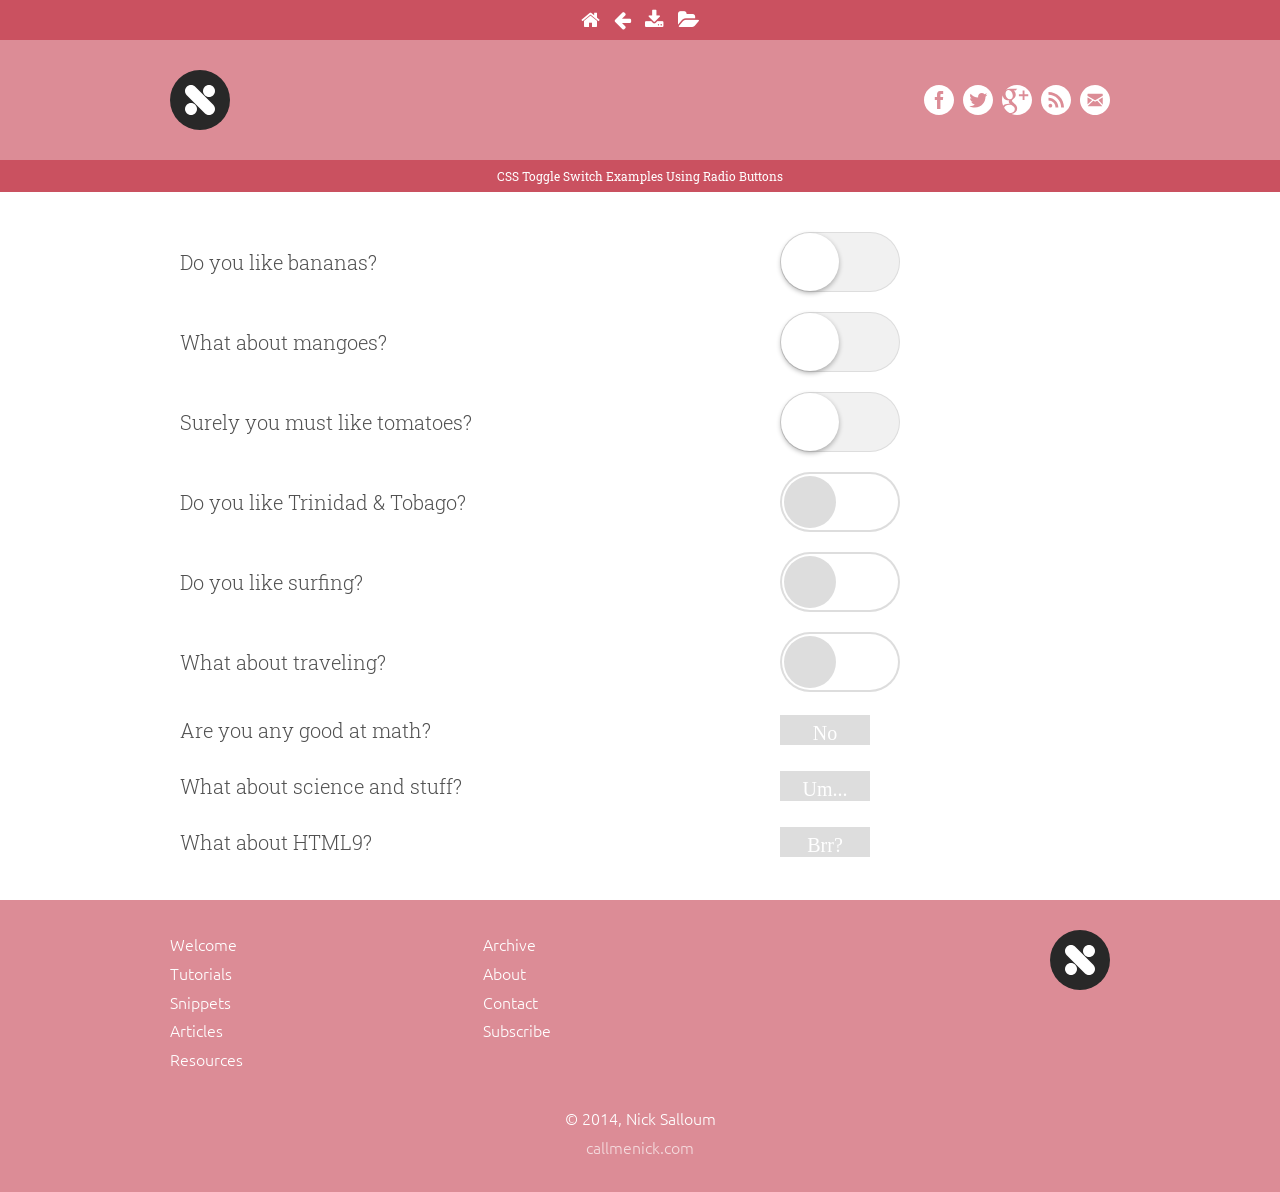
<file: js/css-toggle-switch-source/index.html>
<!DOCTYPE html>

<html class="no-js" lang="en">
<head>
  <!-- title and meta -->
  <meta charset="utf-8">
  <meta content="width=device-width,initial-scale=1.0" name="viewport">
  <meta content="" name="Here are some CSS toggle switch examples. We'll be using pure CSS to create some toggle switches, adding a neat user experience to checkbox functionality.">

  <title>CSS Toggle Switch Examples Using Radio Buttons</title>

  <!-- css -->
  <link href='http://fonts.googleapis.com/css?family=Ubuntu:300,700,300italic' rel='stylesheet' type='text/css'>
  <link href='http://fonts.googleapis.com/css?family=Roboto+Slab:400,300,700' rel='stylesheet' type='text/css'>
  <link href="css/font-awesome/font-awesome.css" rel="stylesheet">
  <link href="css/base.css" rel="stylesheet">
  <link href="css/style.css" rel="stylesheet">

  <!-- js -->
  <!--[if lt IE 9]><script src="js/html5shiv.min.js"></script><![endif]-->
</head>

<body>

<div id="wrapper">
  
  <div class="info-bar">
    <div class="container">
      <a class="icon fa fa-home" data-title="Back To Tutorial" href="http://www.callmenick.com/?p=594"></a>
      <a class="icon fa fa-arrow-left" data-title="Pevious Demo - Simple CSS3 Transitions, Transforms, &amp; Animations Compilation" href="http://www.callmenick.com/tutorial-demos/css3-transitions-compilation/"></a>
      <!-- <a class="icon fa fa-arrow-right" data-title="Next Demo - " href="http://www.callmenick.com/tutorial-demos/..."></a> -->
      <a class="icon fa fa-download" data-title="Download Source" href="http://www.callmenick.com/tutorial-demos/css-toggle-switch/css-toggle-switch-source.zip"></a>
      <a class="icon fa fa-folder-open" data-title="Tutorial Archives" href="http://www.callmenick.com/category/tutorials/"></a>
    </div>
  </div><!-- /.info-bar -->

  <header>

    <div class="branding">
      <div class="container clearfix">
        <div class="logo">
          <a href="http://www.callmenick.com"><img alt="Call Me Nick - Tutorials, Resources, &amp; Articles for Web Design &amp; Web Development" onerror="this.src=logo.png" src="img/core/logo.svg"></a>
        </div>

        <div class="social">
          <a class="fb" href="https://www.facebook.com/callmenick1" target="_blank">facebook</a>
          <a class="twitter" href="https://twitter.com/nicksalloum_" target="_blank">twitter</a>
          <a class="googleplus" href="https://plus.google.com/115555859876227750152/" target="_blank">google plus</a>
          <a class="rss" href="http://feeds.feedburner.com/callmenick_" target="_blank">rss</a>
          <a class="email" href="http://www.callmenick.com/subscribe/">email</a>
        </div>
      </div>
    </div><!-- /.branding -->

    <div class="site-title">
      <div class="container">
        <h1>CSS Toggle Switch Examples Using Radio Buttons</h1>
      </div>
    </div><!-- /.site-title -->

  </header>

  <div id="main">
    <div class="container">

      <div class="settings">

        <div class="row">
          <div class="question">
            Do you like bananas?
          </div>
          <div class="switch">
            <input id="cmn-toggle-1" class="cmn-toggle cmn-toggle-round" type="checkbox">
            <label for="cmn-toggle-1"></label>
          </div>
        </div><!-- /row -->

        <div class="row">
          <div class="question">
            What about mangoes?
          </div>
          <div class="switch">
            <input id="cmn-toggle-2" class="cmn-toggle cmn-toggle-round" type="checkbox">
            <label for="cmn-toggle-2"></label>
          </div>
        </div><!-- /row -->

        <div class="row">
          <div class="question">
            Surely you must like tomatoes?
          </div>
          <div class="switch">
            <input id="cmn-toggle-3" class="cmn-toggle cmn-toggle-round" type="checkbox">
            <label for="cmn-toggle-3"></label>
          </div>
        </div><!-- /row -->

        <div class="row">
          <div class="question">
            Do you like Trinidad &amp; Tobago?
          </div>
          <div class="switch">
            <input id="cmn-toggle-4" class="cmn-toggle cmn-toggle-round-flat" type="checkbox">
            <label for="cmn-toggle-4"></label>
          </div>
        </div><!-- /row -->

        <div class="row">
          <div class="question">
            Do you like surfing?
          </div>
          <div class="switch">
            <input id="cmn-toggle-5" class="cmn-toggle cmn-toggle-round-flat" type="checkbox">
            <label for="cmn-toggle-5"></label>
          </div>
        </div><!-- /row -->

        <div class="row">
          <div class="question">
            What about traveling?
          </div>
          <div class="switch">
            <input id="cmn-toggle-6" class="cmn-toggle cmn-toggle-round-flat" type="checkbox">
            <label for="cmn-toggle-6"></label>
          </div>
        </div><!-- /row -->

        <div class="row">
          <div class="question">
            Are you any good at math?
          </div>
          <div class="switch">
            <input id="cmn-toggle-7" class="cmn-toggle cmn-toggle-yes-no" type="checkbox">
            <label for="cmn-toggle-7" data-on="Yes" data-off="No"></label>
          </div>
        </div><!-- /row -->

        <div class="row">
          <div class="question">
            What about science and stuff?
          </div>
          <div class="switch">
            <input id="cmn-toggle-8" class="cmn-toggle cmn-toggle-yes-no" type="checkbox">
            <label for="cmn-toggle-8" data-on="Yup!" data-off="Um..."></label>
          </div>
        </div><!-- /row -->

        <div class="row">
          <div class="question">
            What about HTML9?
          </div>
          <div class="switch">
            <input id="cmn-toggle-9" class="cmn-toggle cmn-toggle-yes-no" type="checkbox">
            <label for="cmn-toggle-9" data-on="Zing!" data-off="Brr?"></label>
          </div>
        </div><!-- /row -->

      </div>

    </div>
  </div><!-- #main -->

  <footer>
    <div class="container">
      <div class="clearfix">
        <aside>
          <ul>
            <li><a href="http://www.callmenick.com/">Welcome</a></li>
            <li><a href="http://www.callmenick.com/category/tutorials">Tutorials</a></li>
            <li><a href="http://www.callmenick.com/category/snippets">Snippets</a></li>
            <li><a href="http://www.callmenick.com/category/articles">Articles</a></li>
            <li><a href="http://www.callmenick.com/category/resources">Resources</a></li>
          </ul>
        </aside>

        <aside>
          <ul>
            <li><a href="http://www.callmenick.com/archive/">Archive</a></li>
            <li><a href="http://www.callmenick.com/about">About</a></li>
            <li><a href="http://www.callmenick.com/contact">Contact</a></li>
            <li><a href="http://www.callmenick.com/subscribe">Subscribe</a></li>
          </ul>
        </aside>
        <aside class="logo">
          <a href="http://www.callmenick.com/"><img alt="Tutorials, Snippets, Resources, and Articles for Web Design and Web Development" onerror="this.src=logo.png" src="img/core/logo.svg"></a>
        </aside>
      </div>
      <div class="copyright">
        <span>&copy; 2014, Nick Salloum<br>
        <a href="http://callmenick.com">callmenick.com</a></span>
      </div>
    </div>
  </footer><!-- /footer -->
  
</div><!-- /#wrapper -->

<script type="text/javascript">
var _gaq = _gaq || [];
_gaq.push(['_setAccount', 'UA-34160351-1']);
_gaq.push(['_trackPageview']);
(function() {
  var ga = document.createElement('script'); ga.type = 'text/javascript'; ga.async = true;
  ga.src = ('https:' == document.location.protocol ? 'https://ssl' : 'http://www') + '.google-analytics.com/ga.js';
  var s = document.getElementsByTagName('script')[0]; s.parentNode.insertBefore(ga, s);
})();
</script>

</body>
</html></span>
      </div>
    </div>
  </footer><!-- /footer -->
  
</div><!-- /#wrapper -->

<script type="text/javascript">
var _gaq = _gaq || [];
_gaq.push(['_setAccount', 'UA-34160351-1']);
_gaq.push(['_trackPageview']);
(function() {
  var ga = document.createElement('script'); ga.type = 'text/javascript'; ga.async = true;
  ga.src = ('https:' == document.location.protocol ? 'https://ssl' : 'http://www') + '.google-analytics.com/ga.js';
  var s = document.getElementsByTagName('script')[0]; s.parentNode.insertBefore(ga, s);
})();
</script>

</body>
</html>
</file>
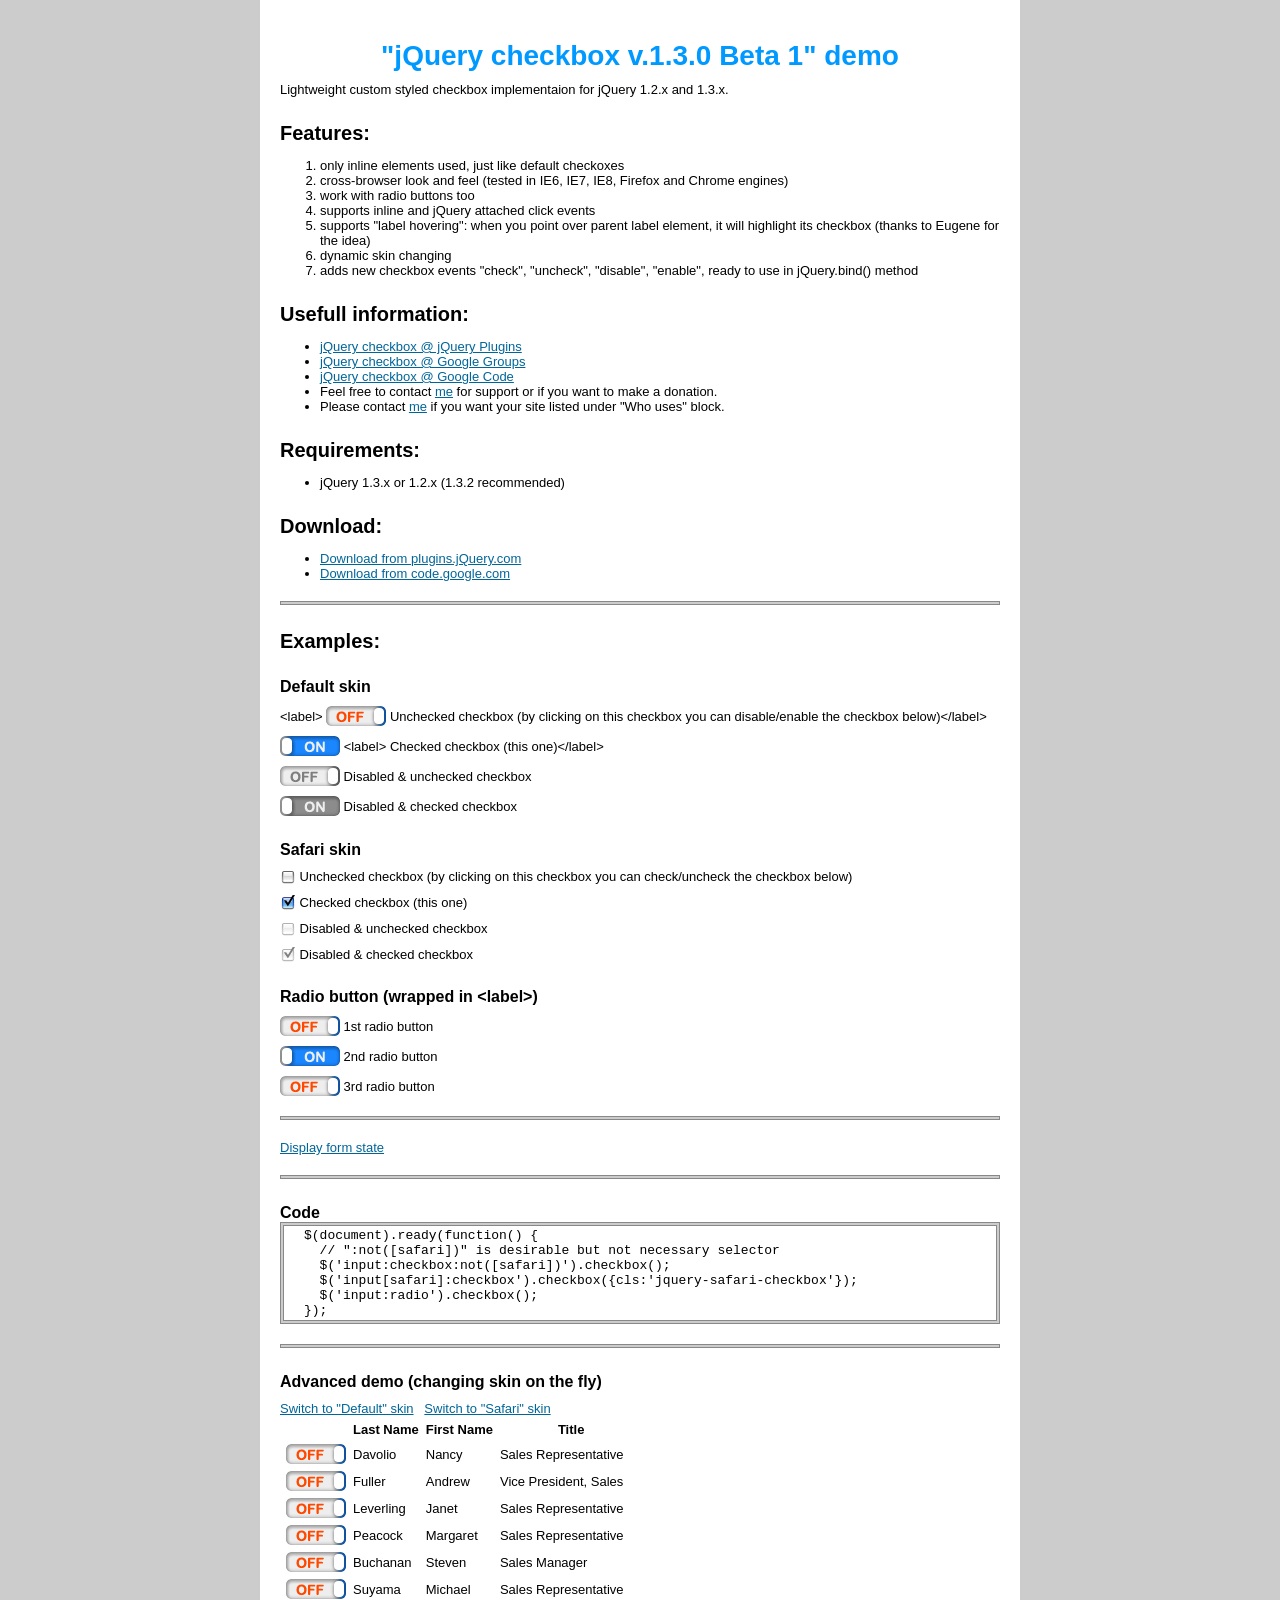
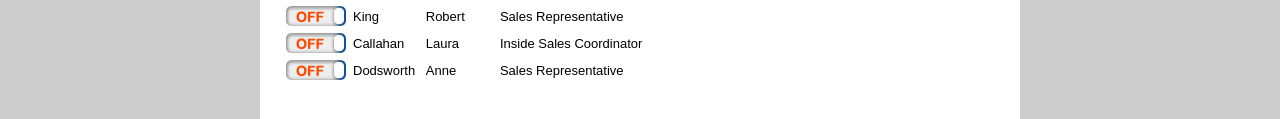
<file: js/jquery-chckbx1.3/index.html>
<html>
	<head>
		<title>"jQuery checkbox v.1.3.0 Beta 1" demo</title>
		<link rel="stylesheet" href="jquery.checkbox.css" />
		<link rel="stylesheet" href="jquery.safari-checkbox.css" />
		<script type="text/javascript" src="jquery.js"></script>
		<script type="text/javascript" src="jquery.checkbox.min.js"></script>
		<script type="text/javascript">
			$(document).ready(function() {
				$('input:checkbox:not([safari])').checkbox();
				$('input[safari]:checkbox').checkbox({cls:'jquery-safari-checkbox'});
				$('input:radio').checkbox();
			});

			displayForm = function (elementId)
			{
				var content = [];
				$('#' + elementId + ' input').each(function(){
					var el = $(this);
					if ( (el.attr('type').toLowerCase() == 'radio'))
					{
						if ( this.checked )
							content.push([
								'"', el.attr('name'), '": ',
								'value="', ( this.value ), '"',
								( this.disabled ? ', disabled' : '' )
							].join(''));
					}
					else
						content.push([
							'"', el.attr('name'), '": ',
							( this.checked ? 'checked' : 'not checked' ), 
							( this.disabled ? ', disabled' : '' )
						].join(''));
				});
				alert(content.join('\n'));
			}
			
			changeStyle = function(skin)
			{
				jQuery('#myform :checkbox').checkbox((skin ? {cls: skin} : {}));
			}
			
		</script>
		<style type="text/css">
body, html { padding: 0px; margin: 0px; background: #ccc; font-family: Arial;font-size: 13px;}
h1 {margin: 20px 0 0 0;padding: 0;color: #09f;font-size: 28px; text-align: center;font-weight: bold;}
h2 {margin: 25px 0 0 0;padding: 0;font-size: 20px;}
h3 {margin: 25px 0 0 0;padding: 0;font-size: 16px;}
p {clear: both;vertical-align: middle;font-size: 13px;margin: 10px 0 0 0;padding: 0;}
pre { display: block;margin: 0px;padding: 2px 2px 2px 2px; border: 1px solid #888; background: #ccc;}
code { display: block;margin: 0px;padding: 2px 2px 2px 20px;border: 1px solid #888;background: #fff;}
.hr { clear: both;margin: 20px 0 20px 0;font-size: 2px;line-height: 2px;background: #ccc;border: 1px solid #888;height: 2px;display: block;}
table {font-size: 13px;}
a {color: #069;}
a:hover{color: #e30;}
a.code{display: block;float:left;clear:both;padding: 2px 0px;}
label { cursor: hand; cursor: pointer;}
		</style>
	</head>
	
	<body>
		<table width="760" cellpadding="0" cellspacing="0" align="center" style="background: #fff; height: 100%;" height="100%"><tr><td style="padding: 20px;" valign="top">
		<h1>"jQuery checkbox v.1.3.0 Beta 1" demo</h1>
		
		<p>Lightweight custom styled checkbox implementaion for jQuery 1.2.x and 1.3.x.</p>
		
		<h2>Features:</h2>
		
		<ol>
			<li>only inline elements used, just like default checkoxes</li>
			<li>cross-browser look and feel (tested in IE6, IE7, IE8, Firefox and Chrome engines)</li>
			<li>work with radio buttons too</li>
			<li>supports inline and jQuery attached click events</li>
			<li>supports "label hovering": when you point over parent label element, it will highlight its checkbox (thanks to Eugene for the idea)</li>
			<li>dynamic skin changing</li>
			<li>adds new checkbox events "check", "uncheck", "disable", "enable", ready to use in jQuery.bind() method</li>
		</ol>
		
		<h2>Usefull information:</h2>
		<ul>
			<li><a href="http://plugins.jquery.com/project/jquery-checkbox/">jQuery checkbox @ jQuery Plugins</a></li>
			<li><a href="http://groups.google.com/group/jquery-checkbox/">jQuery checkbox @ Google Groups</a></li>
			<li><a href="http://code.google.com/p/jquery-checkbox/">jQuery checkbox @ Google Code</a></li>
			<li>Feel free to contact <script>document.write(['<','a hr','ef="m','ailt','o:wm','.','mor','gun@','gm','ail','.c','om"','>me<','/','a>'].join(''));</script> for support or if you want to make a donation.</li>
			<li>Please contact <script>document.write(['<','a hr','ef="m','ailt','o:wm','.','mor','gun@','gm','ail','.c','om"','>me<','/','a>'].join(''));</script> if you want your site listed under "Who uses" block.</li>
		</ul>
		
		<h2>Requirements:</h2>
		<ul>
			<li>jQuery 1.3.x or 1.2.x (1.3.2 recommended) </li>
		</ul>
		
		<h2>Download:</h2>
		<ul>
			<li><a href="http://plugins.jquery.com/files/jquery-checkbox.1.3.0b1.zip">Download from plugins.jQuery.com</a></li>
			<li><a href="http://jquery-checkbox.googlecode.com/files/jquery-checkbox.1.3.0b1.zip">Download from code.google.com</a></li>
		</ul>
		
		<div class="hr"></div>
		
		<h2>Examples:</h2>
		<div id="form1" style="position:relative">
		<h3>Default skin</h3>
		<p><label>&lt;label&gt; <input name="checkbox.1.1" type="checkbox" onclick="var j = jQuery('#check').attr('disabled', jQuery('#check').attr('disabled') ? false : true)"> Unchecked checkbox (by clicking on this checkbox you can disable/enable the checkbox below)&lt;/label&gt;</label></p>
		<p><input name="checkbox.1.2" type="checkbox" id="check" checked> <label for="check">&lt;label&gt; Checked  checkbox (this one)&lt;/label&gt;</label></p>
	
		<p><input name="checkbox.1.3" type="checkbox" disabled> Disabled & unchecked checkbox</p>
		<p><input name="checkbox.1.4" type="checkbox" disabled checked> Disabled & checked checkbox</p>
		
		<h3>Safari skin</h3>
		<p><input name="checkbox.2.1" type="checkbox" safari=1 onclick="jQuery('#check2').attr('checked', !jQuery('#check2').attr('checked') ? true : false)"> Unchecked checkbox (by clicking on this checkbox you can check/uncheck the checkbox below)</p>
		<p><input name="checkbox.2.2" type="checkbox" safari=1 id="check2" checked> Checked  checkbox (this one)</p>
	
		<p><input name="checkbox.2.3" type="checkbox" safari=1 disabled> Disabled & unchecked checkbox</p>
		<p><input name="checkbox.2.4" type="checkbox" safari=1 disabled checked> Disabled & checked checkbox</p>
		
		<h3>Radio button (wrapped in &lt;label&gt;)</h3>
		<p><label><input name="radio.1" value="1" type="radio"> 1st radio button</label></p>
		<p><label><input name="radio.1" value="2" type="radio" checked> 2nd radio button</label></p>
		<p><label><input name="radio.1" value="3" type="radio"> 3rd radio button</label></p>
		</div>
		
		<div class="hr"></div>
		<p><a href="javascript:displayForm('form1');">Display form state</a></p>
		<div class="hr"></div>
		
		<h3>Code</h3>
		<pre><code>$(document).ready(function() {
  // ":not([safari])" is desirable but not necessary selector
  $('input:checkbox:not([safari])').checkbox();
  $('input[safari]:checkbox').checkbox({cls:'jquery-safari-checkbox'});
  $('input:radio').checkbox();
});	</code></pre>

		<div class="hr"></div>

		<h3>Advanced demo (changing skin on the fly)</h3>
		<p>
			<a href="javascript: changeStyle();">Switch to "Default" skin</a> &nbsp; <a href="javascript: changeStyle('jquery-safari-checkbox');">Switch to "Safari" skin</a>
		</p>
		
		<form id="myform" action="javascript:void(0)">
			<table cellspacing="5">
				<tr><th>&nbsp;</th><th>Last Name</th><th>First Name</th><th>Title</th></tr>
				<tr><td><input type="checkbox" name="checkbox[]" class="top5" /></td><td>Davolio</td><td>Nancy</td><td>Sales Representative</td></tr>
				<tr><td><input type="checkbox" name="checkbox[]" class="top5" /></td><td>Fuller</td><td>Andrew</td><td>Vice President, Sales</td></tr>
				<tr><td><input type="checkbox" name="checkbox[]" class="top5" /></td><td>Leverling</td><td>Janet</td><td>Sales Representative</td></tr>
				<tr><td><input type="checkbox" name="checkbox[]" class="top5" /></td><td>Peacock</td><td>Margaret</td><td>Sales Representative</td></tr>
				<tr><td><input type="checkbox" name="checkbox[]" class="top5 bottom5" /></td><td>Buchanan</td><td>Steven</td><td>Sales Manager</td></tr>
				<tr><td><input type="checkbox" name="checkbox[]" class="bottom5" /></td><td>Suyama</td><td>Michael</td><td>Sales Representative</td></tr>
				<tr><td><input type="checkbox" name="checkbox[]" class="bottom5" /></td><td>King</td><td>Robert</td><td>Sales Representative</td></tr>
				<tr><td><input type="checkbox" name="checkbox[]" class="bottom5" /></td><td>Callahan</td><td>Laura</td><td>Inside Sales Coordinator</td></tr>
				<tr><td><input type="checkbox" name="checkbox[]" class="bottom5" /></td><td>Dodsworth</td><td>Anne</td><td>Sales Representative</td></tr>
			</table>
		</form>

		</td></tr></table>
	</body>
</html>
</file>
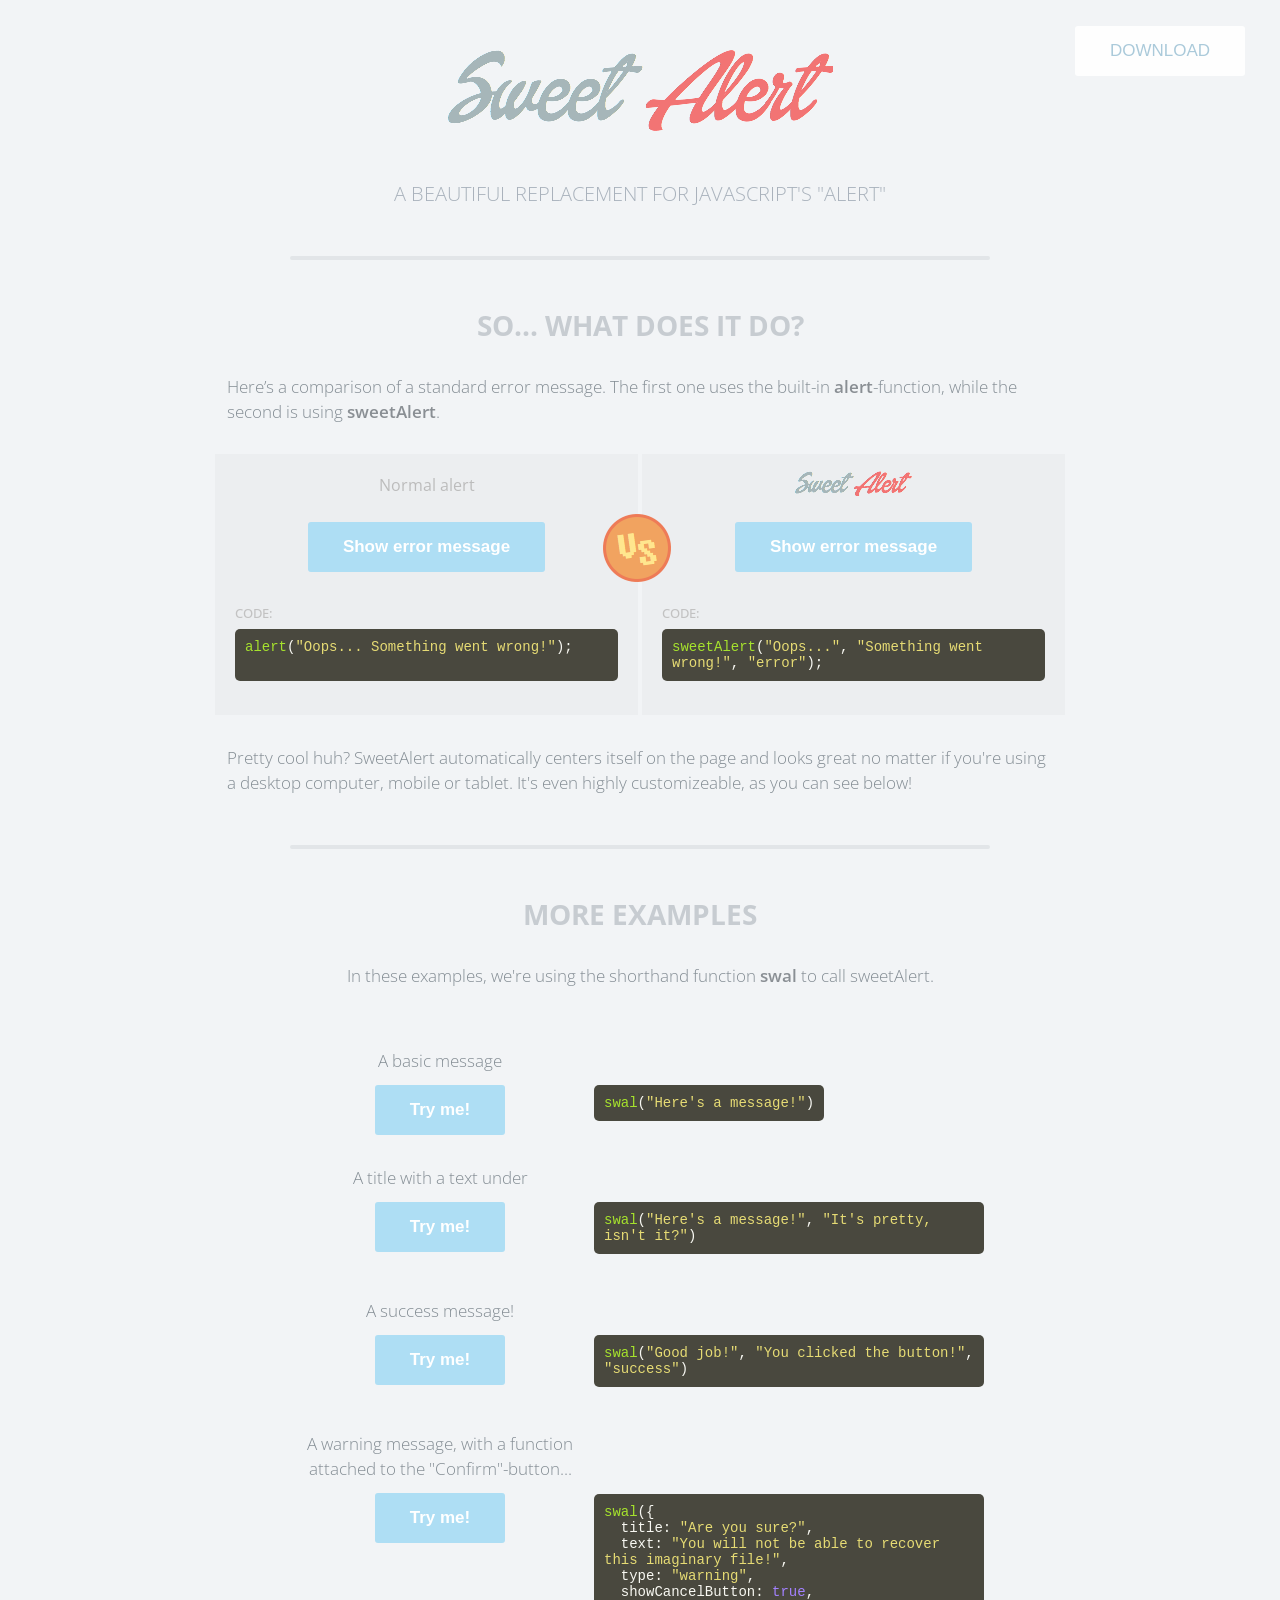
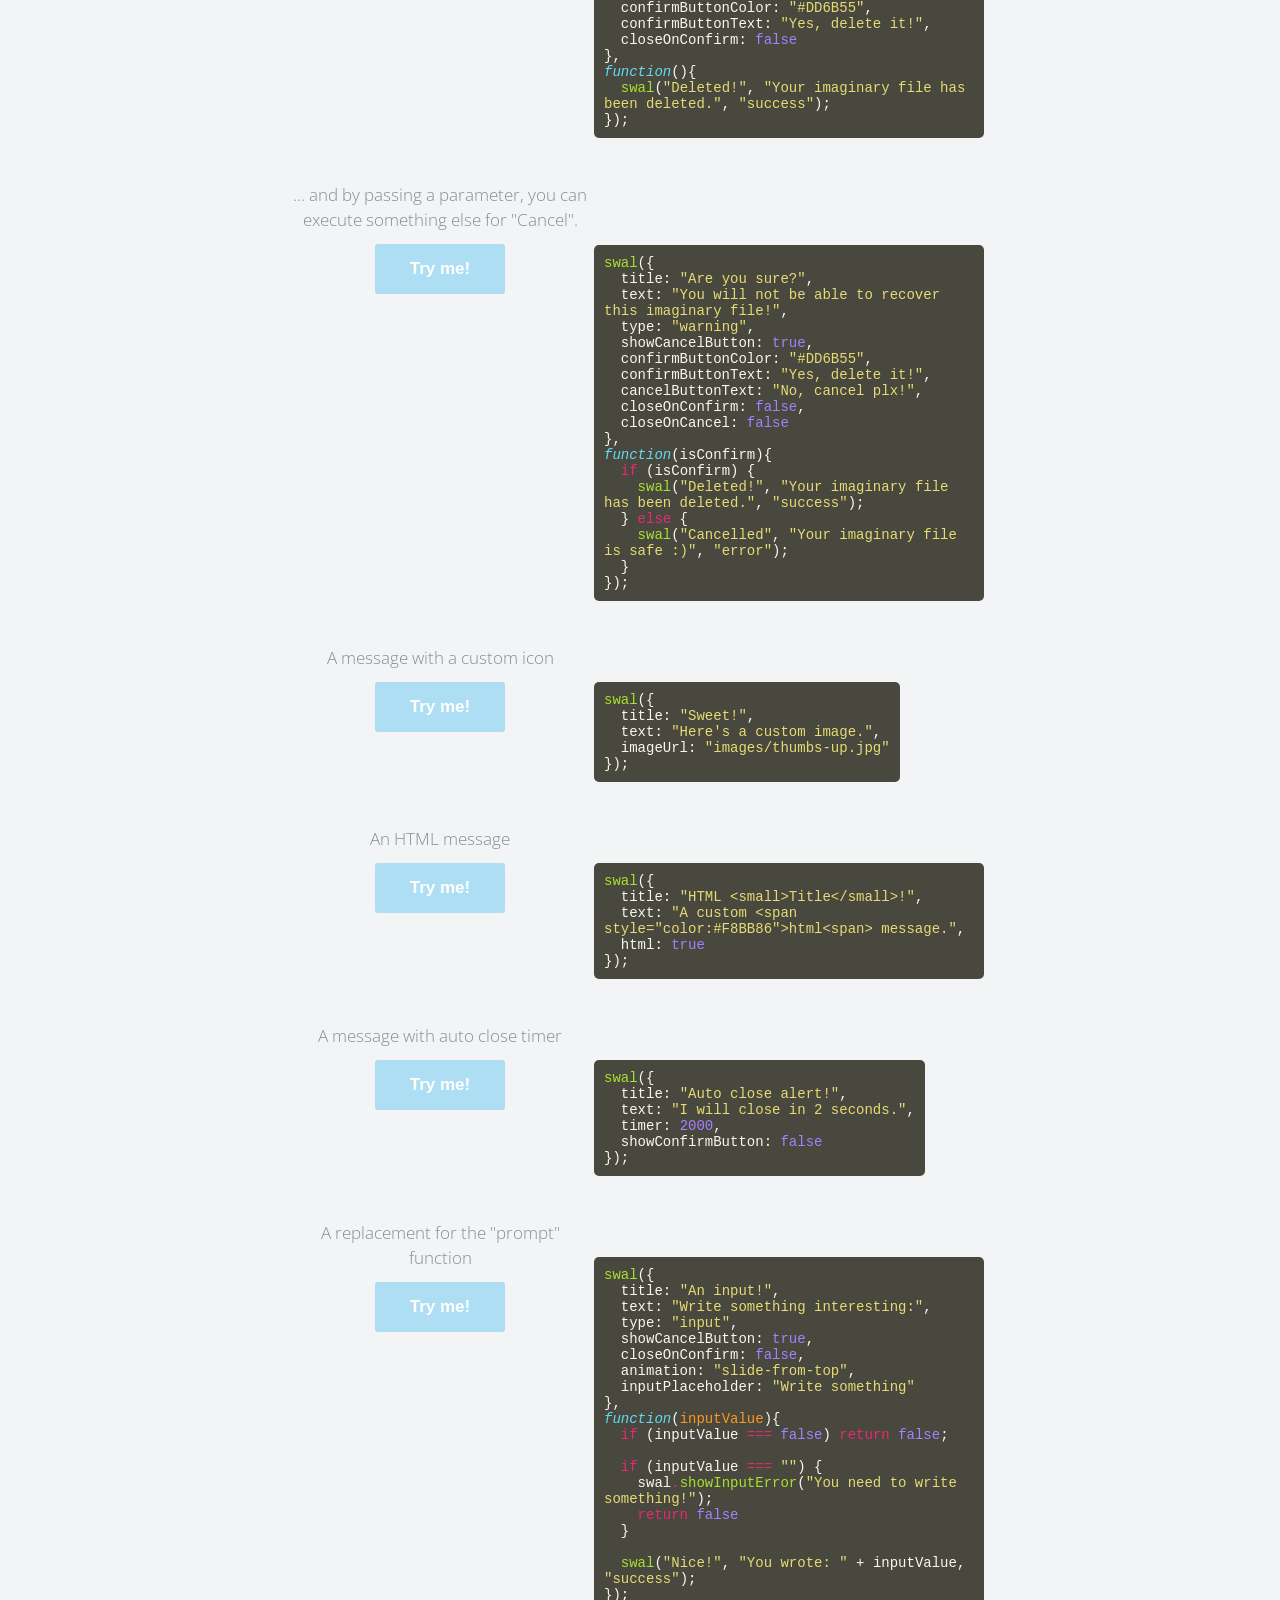
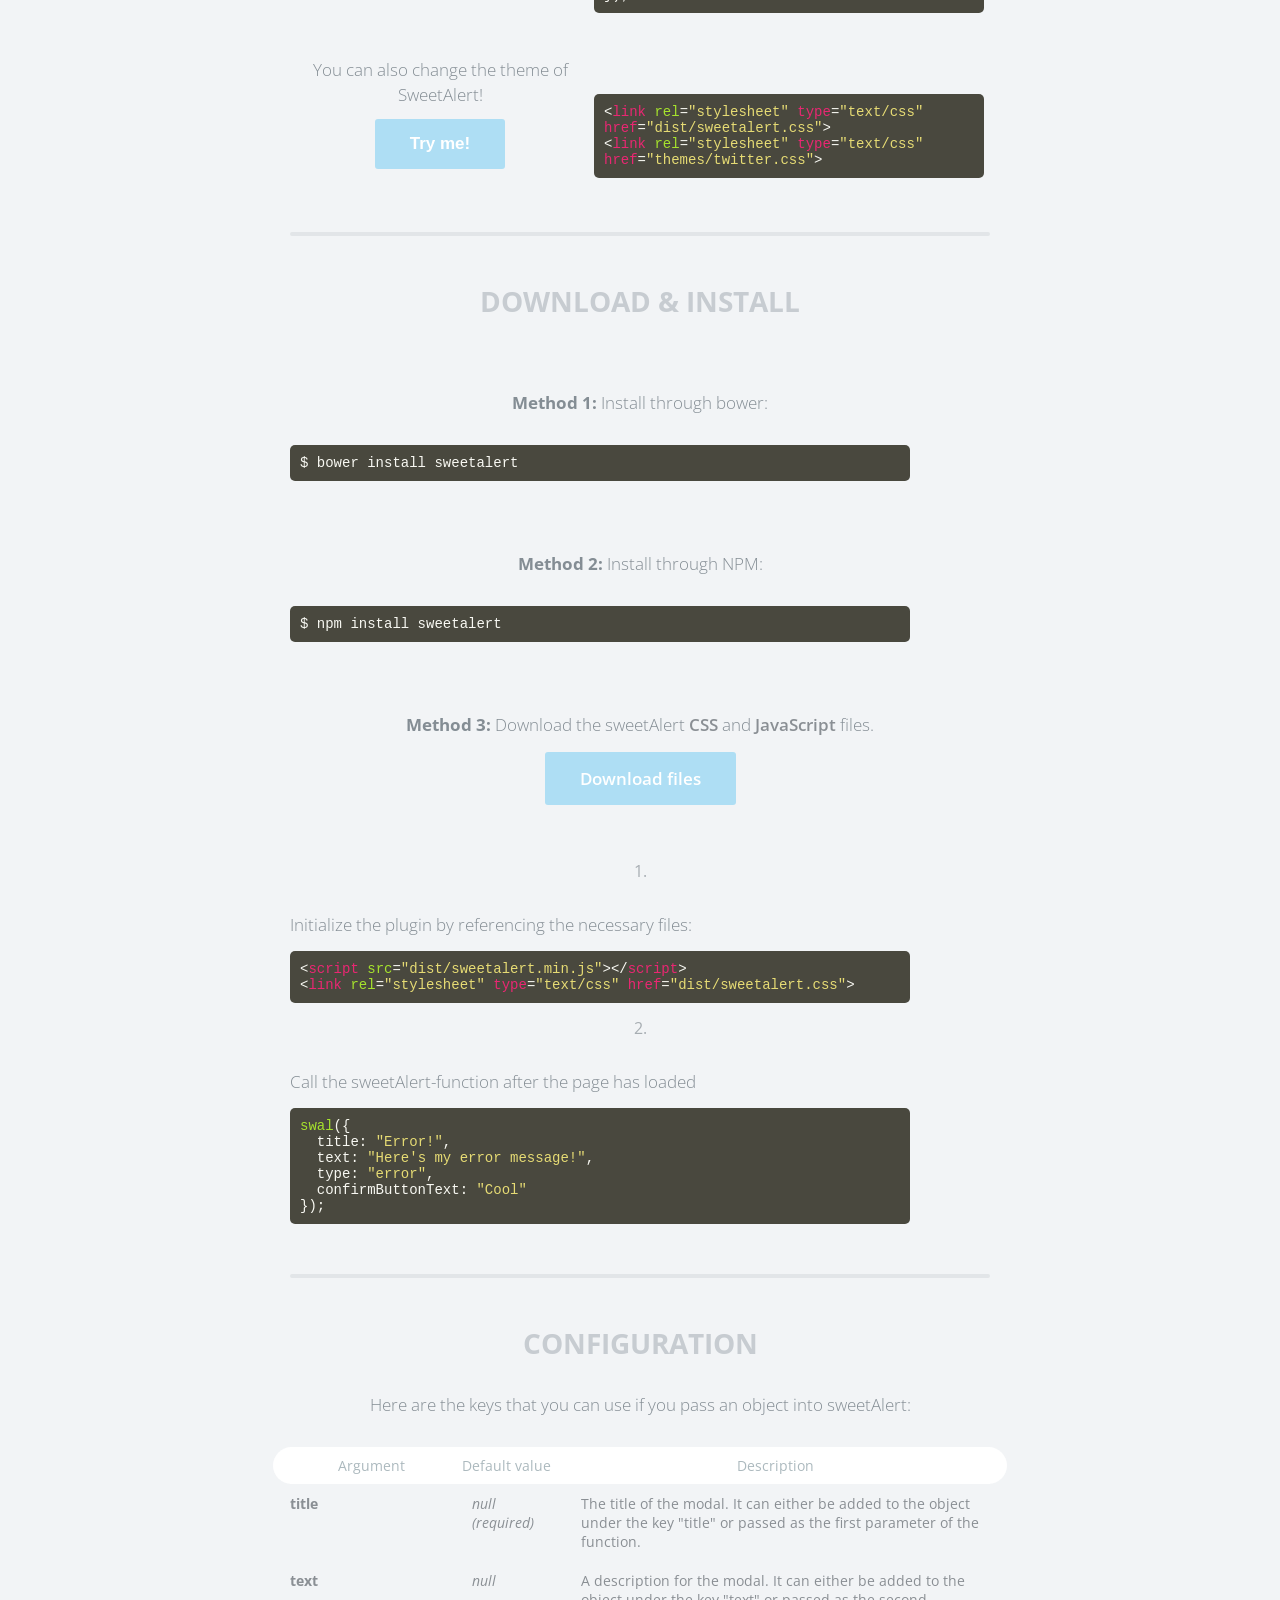
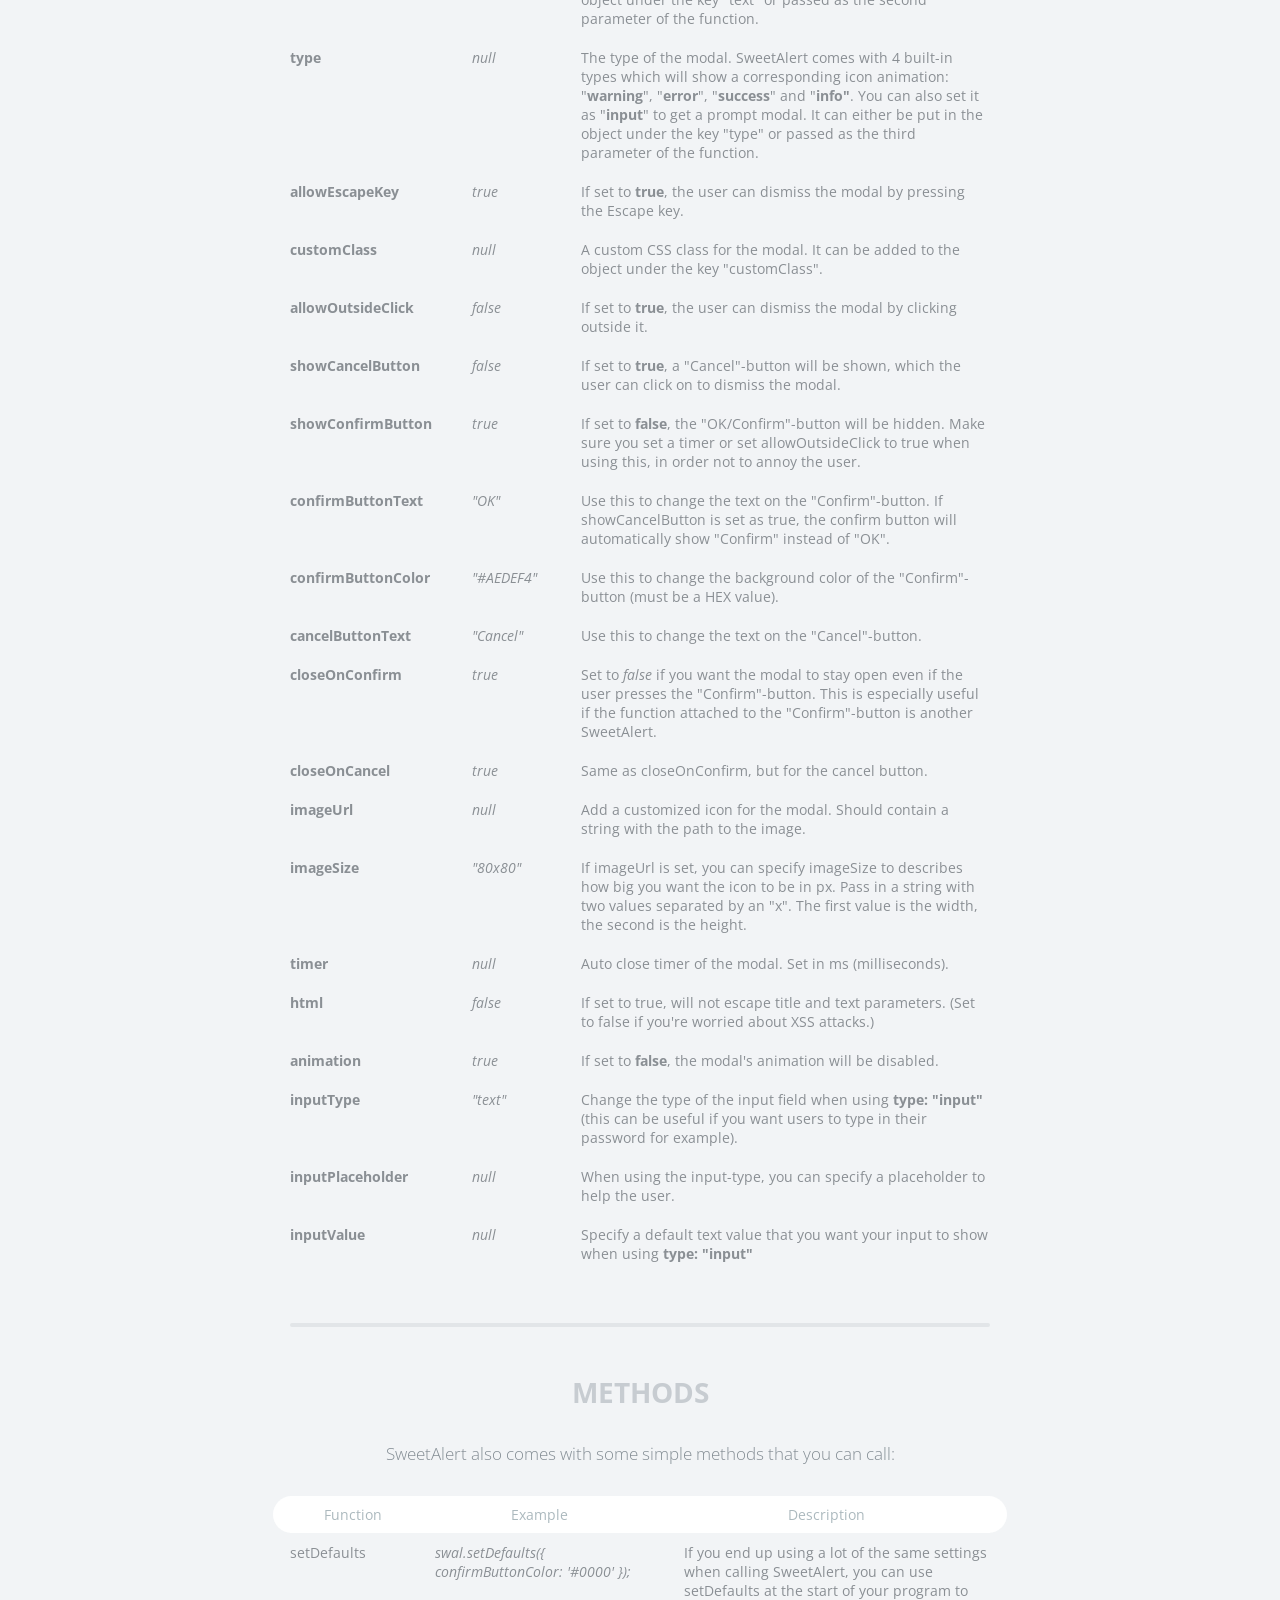
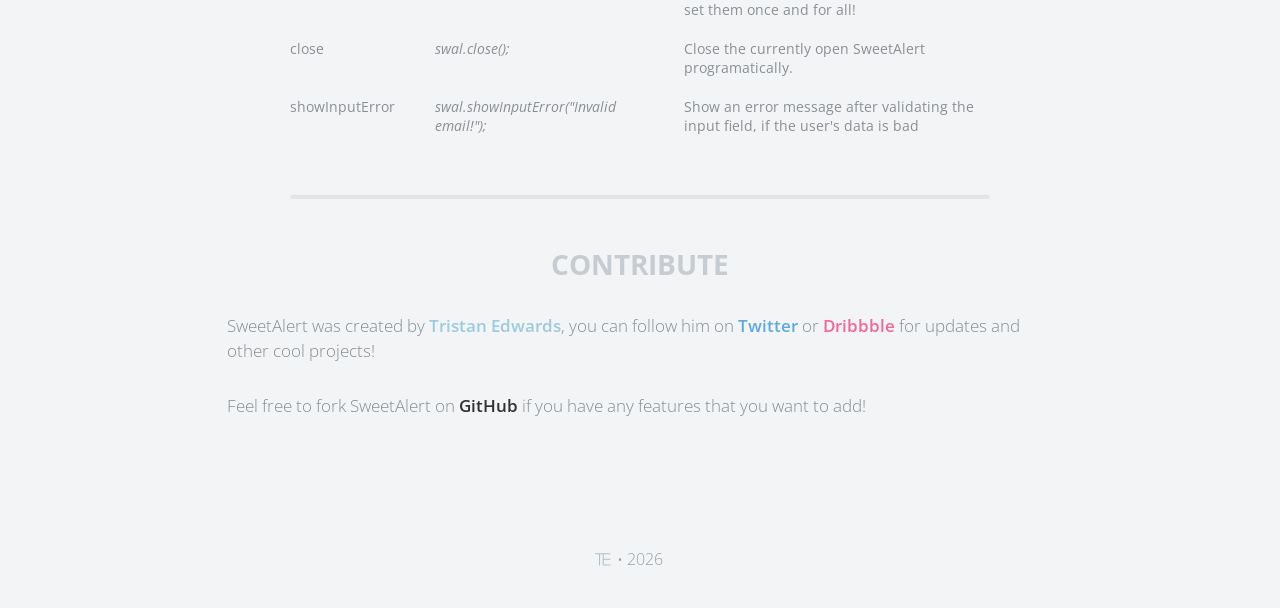
<file: js/sweetalert-master/index.html>
<!doctype html>

<html>

<head>
  <meta charset="utf-8">
  <meta name="viewport" content="width=device-width, initial-scale=1, maximum-scale=1, user-scalable=0" />
  <title>SweetAlert</title>
  
  <link rel="stylesheet" href="example/example.css">
  <script src="https://code.jquery.com/jquery-2.1.3.min.js"></script>

  <!-- This is what you need -->
  <script src="dist/sweetalert-dev.js"></script>
  <link rel="stylesheet" type="text/css" href="dist/sweetalert.css">
	<link rel="stylesheet" type="text/css" href="themes/facebook/facebook.css">
  <!--.......................-->

</head>

<body>

<h1>Sweet Alert</h1>
<h2>A beautiful replacement for JavaScript's "Alert"</h2>
<button class="download">Download</button>

<!-- What does it do? -->
<h3>So... What does it do?</h3>
<p>Here’s a comparison of a standard error message. The first one uses the built-in <strong>alert</strong>-function, while the second is using <strong>sweetAlert</strong>.</p>

<div class="showcase normal">
	<h4>Normal alert</h4>
	<button>Show error message</button>

	<h5>Code:</h5>
	<pre><span class="attr">alert</span>(<span class="str">"Oops... Something went wrong!"</span>);

	</pre>

	<div class="vs-icon"></div>
</div>

<div class="showcase sweet">
	<h4>Sweet Alert</h4>
	<button>Show error message</button>

	<h5>Code:</h5>
	<pre><span class="attr">sweetAlert</span>(<span class="str">"Oops..."</span>, <span class="str">"Something went wrong!"</span>, <span class="str">"error"</span>);</pre>
</div>

<p>Pretty cool huh? SweetAlert automatically centers itself on the page and looks great no matter if you're using a desktop computer, mobile or tablet. It's even highly customizeable, as you can see below!</p>


<!-- Examples -->
<h3>More examples</h3>

<p class="center">In these examples, we're using the shorthand function <strong>swal</strong> to call sweetAlert.</p>

<ul class="examples">

	<li class="message">
		<div class="ui">
			<p>A basic message</p>
			<button>Try me!</button>
		</div>
		<pre><span class="attr">swal</span>(<span class="str">"Here's a message!"</span>)</pre>
	</li>

	<li class="title-text">
		<div class="ui">
			<p>A title with a text under</p>
			<button>Try me!</button>
		</div>
		<pre><span class="attr">swal</span>(<span class="str">"Here's a message!"</span>, <span class="str">"It's pretty, isn't it?"</span>)</pre>
	</li>

	<li class="success">
		<div class="ui">
			<p>A success message!</p>
			<button>Try me!</button>
		</div>
		<pre><span class="attr">swal</span>(<span class="str">"Good job!"</span>, <span class="str">"You clicked the button!"</span>, <span class="str">"success"</span>)</pre>
	</li>

	<li class="warning confirm">
		<div class="ui">
			<p>A warning message, with a function attached to the "Confirm"-button...</p>
			<button>Try me!</button>
		</div>
		<pre><span class="attr">swal</span>({
&nbsp;&nbsp;title: <span class="str">"Are you sure?"</span>,
&nbsp;&nbsp;text: <span class="str">"You will not be able to recover this imaginary file!"</span>,
&nbsp;&nbsp;type: <span class="str">"warning"</span>,
&nbsp;&nbsp;showCancelButton: <span class="val">true</span>,
&nbsp;&nbsp;confirmButtonColor: <span class="str">"#DD6B55"</span>,
&nbsp;&nbsp;confirmButtonText: <span class="str">"Yes, delete it!"</span>,
&nbsp;&nbsp;closeOnConfirm: <span class="val">false</span>
},
<span class="func"><i>function</i></span>(){
&nbsp;&nbsp;<span class="attr">swal</span>(<span class="str">"Deleted!"</span>, <span class="str">"Your imaginary file has been deleted."</span>, <span class="str">"success"</span>);
});</pre>
	</li>

	<li class="warning cancel">
		<div class="ui">
			<p>... and by passing a parameter, you can execute something else for "Cancel".</p>
			<button>Try me!</button>
		</div>
		<pre><span class="attr">swal</span>({
&nbsp;&nbsp;title: <span class="str">"Are you sure?"</span>,
&nbsp;&nbsp;text: <span class="str">"You will not be able to recover this imaginary file!"</span>,
&nbsp;&nbsp;type: <span class="str">"warning"</span>,
&nbsp;&nbsp;showCancelButton: <span class="val">true</span>,
&nbsp;&nbsp;confirmButtonColor: <span class="str">"#DD6B55"</span>,
&nbsp;&nbsp;confirmButtonText: <span class="str">"Yes, delete it!"</span>,
&nbsp;&nbsp;cancelButtonText: <span class="str">"No, cancel plx!"</span>,
&nbsp;&nbsp;closeOnConfirm: <span class="val">false</span>,
&nbsp;&nbsp;closeOnCancel: <span class="val">false</span>
},
<span class="func"><i>function</i></span>(isConfirm){
&nbsp;&nbsp;<span class="tag">if</span> (isConfirm) {
&nbsp;&nbsp;&nbsp;&nbsp;<span class="attr">swal</span>(<span class="str">"Deleted!"</span>, <span class="str">"Your imaginary file has been deleted."</span>, <span class="str">"success"</span>);
&nbsp;&nbsp;} <span class="tag">else</span> {
	&nbsp;&nbsp;&nbsp;&nbsp;<span class="attr">swal</span>(<span class="str">"Cancelled"</span>, <span class="str">"Your imaginary file is safe :)"</span>, <span class="str">"error"</span>);
&nbsp;&nbsp;}
});</pre>
	</li>

	<li class="custom-icon">
		<div class="ui">
			<p>A message with a custom icon</p>
			<button>Try me!</button>
		</div>
		<pre><span class="attr">swal</span>({
&nbsp;&nbsp;title: <span class="str">"Sweet!"</span>,
&nbsp;&nbsp;text: <span class="str">"Here's a custom image."</span>,
&nbsp;&nbsp;imageUrl: <span class="str">"images/thumbs-up.jpg"</span>
});</pre>
	</li>

	<li class="message-html">
		<div class="ui">
			<p>An HTML message</p>
			<button>Try me!</button>
		</div>
		<pre><span class="attr">swal</span>({
&nbsp;&nbsp;title: <span class="str">"HTML &lt;small&gt;Title&lt;/small&gt;!"</span>,
&nbsp;&nbsp;text: <span class="str">"A custom &lt;span style="color:#F8BB86"&gt;html&lt;span&gt; message."</span>,
&nbsp;&nbsp;html: <span class="val">true</span>
});</pre>
	</li>

	<li class="timer">
		<div class="ui">
			<p>A message with auto close timer</p>
			<button>Try me!</button>
		</div>
		<pre><span class="attr">swal</span>({
&nbsp;&nbsp;title: <span class="str">"Auto close alert!"</span>,
&nbsp;&nbsp;text: <span class="str">"I will close in 2 seconds."</span>,
&nbsp;&nbsp;timer: <span class="val">2000</span>,
&nbsp;&nbsp;showConfirmButton: <span class="val">false</span>
});</pre>
	</li>


	<li class="input">
		<div class="ui">
			<p>A replacement for the "prompt" function</p>
			<button>Try me!</button>
		</div>
		<pre><span class="attr">swal</span>({
&nbsp;&nbsp;title: <span class="str">"An input!"</span>,
&nbsp;&nbsp;text: <span class="str">"Write something interesting:"</span>,
&nbsp;&nbsp;type: <span class="str">"input"</span>,
&nbsp;&nbsp;showCancelButton: <span class="val">true</span>,
&nbsp;&nbsp;closeOnConfirm: <span class="val">false</span>,
&nbsp;&nbsp;animation: <span class="str">"slide-from-top"</span>,
&nbsp;&nbsp;inputPlaceholder: <span class="str">"Write something"</span>
},
<span class="func"><i>function</i></span>(<span class="arg">inputValue</span>){
&nbsp;&nbsp;<span class="tag">if</span> (inputValue <span class="tag">===</span> <span class="val">false</span>) <span class="tag">return</span> <span class="val">false</span>;
&nbsp;&nbsp;
&nbsp;&nbsp;<span class="tag">if</span> (inputValue <span class="tag">===</span> <span class="str">""</span>) {
&nbsp;&nbsp;&nbsp;&nbsp;swal<span class="tag">.</span><span class="attr">showInputError</span>(<span class="str">"You need to write something!"</span>);
&nbsp;&nbsp;&nbsp;&nbsp;<span class="tag">return</span> <span class="val">false</span>
&nbsp;&nbsp;}
&nbsp;&nbsp;
&nbsp;&nbsp;<span class="attr">swal</span>(<span class="str">"Nice!"</span>, <span class="str">"You wrote: "</span> + inputValue, <span class="str">"success"</span>);
});</pre>
	</li>

	<li class="theme">
		<div class="ui">
			<p>You can also change the theme of SweetAlert!</p>
			<button>Try me!</button>
		</div>
		<pre>&lt;<span class="tag">link</span> <span class="attr">rel</span>=<span class="str">"stylesheet"</span> <span class="tag">type</span>=<span class="str">"text/css"</span> <span class="tag">href</span>=<span class="str">"dist/sweetalert.css"</span>&gt;
			&lt;<span class="tag">link</span> <span class="attr">rel</span>=<span class="str">"stylesheet"</span> <span class="tag">type</span>=<span class="str">"text/css"</span> <span class="tag">href</span>=<span class="str">"themes/twitter.css"</span>&gt;</pre>
	</li>

</ul>


<!-- Download & Install -->
<h3 id="download-section">Download & install</h3>

<div class="center-container">
	<p class="center"><b>Method 1:</b> Install through bower:</p>
	<pre class="center">$ bower install sweetalert</pre>
</div>

<div class="center-container">
	<p class="center"><b>Method 2:</b> Install through NPM:</p>
	<pre class="center">$ npm install sweetalert</pre>
</div>

<p class="center"><b>Method 3:</b> Download the sweetAlert <strong>CSS</strong> and <strong>JavaScript</strong> files.</p>

<a class="button" href="https://github.com/t4t5/sweetalert/archive/master.zip" download>Download files</a>

<ol>
	<li>
		<p>Initialize the plugin by referencing the necessary files:</p>
		<pre>&lt;<span class="tag">script</span> <span class="attr">src</span>=<span class="str">"dist/sweetalert.min.js"</span>&gt;&lt;/<span class="tag">script</span>&gt;
&lt;<span class="tag">link</span> <span class="attr">rel</span>=<span class="str">"stylesheet"</span> <span class="tag">type</span>=<span class="str">"text/css"</span> <span class="tag">href</span>=<span class="str">"dist/sweetalert.css"</span>&gt;</pre>
	</li>

	<li>
		<p>Call the sweetAlert-function after the page has loaded</p>
		<pre><span class="attr">swal</span>({
&nbsp;&nbsp;title: <span class="str">"Error!"</span>,
&nbsp;&nbsp;text: <span class="str">"Here's my error message!"</span>,
&nbsp;&nbsp;type: <span class="str">"error"</span>,
&nbsp;&nbsp;confirmButtonText: <span class="str">"Cool"</span>
});
</pre>
	</li>
</ol>



<!-- Configuration -->
<h3>Configuration</h3>

<p class="center">Here are the keys that you can use if you pass an object into sweetAlert:</p>

<table>
	<tr class="titles">
		<th>
			<div class="border-left"></div>
			Argument
		</th>
		<th>Default value</th>
		<th>
			<div class="border-right"></div>
			Description
		</th>
	</tr>
	<tr>
		<td><b>title</b></td>
		<td><i>null (required)</i></td>
		<td>The title of the modal. It can either be added to the object under the key "title" or passed as the first parameter of the function.</td>
	</tr>
	<tr>
		<td><b>text</b></td>
		<td><i>null</i></td>
		<td>A description for the modal. It can either be added to the object under the key "text" or passed as the second parameter of the function.</td>
	</tr>
	<tr>
		<td><b>type</b></td>
		<td><i>null</i></td>
		<td>The type of the modal. SweetAlert comes with 4 built-in types which will show a corresponding icon animation: "<strong>warning</strong>", "<strong>error</strong>", "<strong>success</strong>" and "<strong>info"</strong>. You can also set it as "<strong>input</strong>" to get a prompt modal. It can either be put in the object under the key "type" or passed as the third parameter of the function.</td>
	</tr>
    <tr>
      <td><b>allowEscapeKey</b></td>
      <td><i>true</i></td>
      <td>If set to <strong>true</strong>, the user can dismiss the modal by pressing the Escape key.</td>
    </tr>
	<tr>
		<td><b>customClass</b></td>
		<td><i>null</i></td>
		<td>A custom CSS class for the modal. It can be added to the object under the key "customClass".</td>
	</tr>
	<tr>
		<td><b>allowOutsideClick</b></td>
		<td><i>false</i></td>
		<td>If set to <strong>true</strong>, the user can dismiss the modal by clicking outside it.</td>
	</tr>
	<tr>
		<td><b>showCancelButton</b></td>
		<td><i>false</i></td>
		<td>If set to <strong>true</strong>, a "Cancel"-button will be shown, which the user can click on to dismiss the modal.</td>
	</tr>
	<tr>
		<td><b>showConfirmButton</b></td>
		<td><i>true</i></td>
		<td>If set to <strong>false</strong>, the "OK/Confirm"-button will be hidden. Make sure you set a timer or set allowOutsideClick to true when using this, in order not to annoy the user.</td>
	</tr>
	<tr>
		<td><b>confirmButtonText</b></td>
		<td><i>"OK"</i></td>
		<td>Use this to change the text on the "Confirm"-button. If showCancelButton is set as true, the confirm button will automatically show "Confirm" instead of "OK".</td>
	</tr>
	<tr>
		<td><b>confirmButtonColor</b></td>
		<td><i>"#AEDEF4"</i></td>
		<td>Use this to change the background color of the "Confirm"-button (must be a HEX value).</td>
	</tr>
	<tr>
		<td><b>cancelButtonText</b></td>
		<td><i>"Cancel"</i></td>
		<td>Use this to change the text on the "Cancel"-button.</td>
	</tr>
	<tr>
		<td><b>closeOnConfirm</b></td>
		<td><i>true</i></td>
		<td>Set to <i>false</i> if you want the modal to stay open even if the user presses the "Confirm"-button. This is especially useful if the function attached to the "Confirm"-button is another SweetAlert.</td>
	</tr>
	<tr>
		<td><b>closeOnCancel</b></td>
		<td><i>true</i></td>
		<td>Same as closeOnConfirm, but for the cancel button.</td>
	</tr>
	<tr>
		<td><b>imageUrl</b></td>
		<td><i>null</i></td>
		<td>Add a customized icon for the modal. Should contain a string with the path to the image.</td>
	</tr>
	<tr>
		<td><b>imageSize</b></td>
		<td><i>"80x80"</i></td>
		<td>If imageUrl is set, you can specify imageSize to describes how big you want the icon to be in px. Pass in a string with two values separated by an "x". The first value is the width, the second is the height.</td>
	</tr>
	<tr>
		<td><b>timer</b></td>
		<td><i>null</i></td>
		<td>Auto close timer of the modal. Set in ms (milliseconds).</td>
	</tr>
	<tr>
		<td><b>html</b></td>
		<td><i>false</i></td>
		<td>If set to true, will not escape title and text parameters. (Set to false if you're worried about XSS attacks.)</td>
	</tr>
	<tr>
		<td><b>animation</b></td>
		<td><i>true</i></td>
		<td>If set to <strong>false</strong>, the modal's animation will be disabled.</td>
	</tr>
	<tr>
		<td><b>inputType</b></td>
		<td><i>"text"</i></td>
		<td>Change the type of the input field when using <strong>type: "input"</strong> (this can be useful if you want users to type in their password for example).</td>
	</tr>
	<tr>
		<td><b>inputPlaceholder</b></td>
		<td><i>null</i></td>
		<td>When using the input-type, you can specify a placeholder to help the user.</td>
	</tr>
	<tr>
		<td><b>inputValue</b></td>
		<td><i>null</i></td>
		<td>Specify a default text value that you want your input to show when using <strong>type: "input"</strong></td>
	</tr>
</table>


<!-- Methods -->
<h3>Methods</h3>

<p class="center">SweetAlert also comes with some simple methods that you can call:</p>

<table>
	<tr class="titles">
		<th>
			<div class="border-left"></div>
			Function
		</th>
		<th>Example</th>
		<th>
			<div class="border-right"></div>
			Description
		</th>
	</tr>
	<tr>
		<td>setDefaults</td>
		<td><i>swal.setDefaults({ confirmButtonColor: '#0000' });</i></td>
		<td>If you end up using a lot of the same settings when calling SweetAlert, you can use setDefaults at the start of your program to set them once and for all!</td>
	</tr>
	<tr>
		<td>close</td>
		<td><i>swal.close();</i></td>
		<td>Close the currently open SweetAlert programatically.</td>
	</tr>
	<tr>
		<td>showInputError</td>
		<td><i>swal.showInputError("Invalid email!");</i></td>
		<td>Show an error message after validating the input field, if the user's data is bad</td>
	</tr>
</table>



<!-- Contribute -->
<h3>Contribute</h3>
<p>SweetAlert was created by <a href="http://tristanedwards.me" target="_blank">Tristan Edwards</a>, you can follow him on <a href="https://twitter.com/t4t5" target="_blank" class="twitter">Twitter</a> or <a href="https://dribbble.com/tristanedwards" target="_blank" class="dribbble">Dribbble</a> for updates and other cool projects!</p>
<p>Feel free to fork SweetAlert on <a href="https://github.com/t4t5/sweetalert" class="github">GitHub</a> if you have any features that you want to add!</p>


<footer>
	<span class="te-logo">TE</span> • <script>document.write(new Date().getFullYear())</script>
</footer>


<script>

document.querySelector('button.download').onclick = function(){
	$("html, body").animate({ scrollTop: $("#download-section").offset().top }, 1000);
};

document.querySelector('.showcase.normal button').onclick = function(){
	alert("Oops... Something went wrong!");
};

document.querySelector('.showcase.sweet button').onclick = function(){
	swal("Oops...", "Something went wrong!", "error");
};

document.querySelector('ul.examples li.message button').onclick = function(){
	swal("Here's a message!");
};

document.querySelector('ul.examples li.timer button').onclick = function(){
	swal({
		title: "Auto close alert!",
		text: "I will close in 2 seconds.",
		timer: 2000,
		showConfirmButton: false
	});
};

document.querySelector('ul.examples li.title-text button').onclick = function(){
	swal("Here's a message!", "It's pretty, isn't it?");
};

document.querySelector('ul.examples li.success button').onclick = function(){
	swal("Good job!", "You clicked the button!", "success");
};

document.querySelector('ul.examples li.warning.confirm button').onclick = function(){
	swal({
		title: "Are you sure?",
		text: "You will not be able to recover this imaginary file!",
		type: "warning",
		showCancelButton: true,
		confirmButtonColor: '#DD6B55',
		confirmButtonText: 'Yes, delete it!',
		closeOnConfirm: false
	},
	function(){
		swal("Deleted!", "Your imaginary file has been deleted!", "success");
	});
};

document.querySelector('ul.examples li.warning.cancel button').onclick = function(){
	swal({
		title: "Are you sure?",
		text: "You will not be able to recover this imaginary file!",
		type: "warning",
		showCancelButton: true,
		confirmButtonColor: '#DD6B55',
		confirmButtonText: 'Yes, delete it!',
		cancelButtonText: "No, cancel plx!",
		closeOnConfirm: false,
		closeOnCancel: false
	},
	function(isConfirm){
    if (isConfirm){
      swal("Deleted!", "Your imaginary file has been deleted!", "success");
    } else {
      swal("Cancelled", "Your imaginary file is safe :)", "error");
    }
	});
};

document.querySelector('ul.examples li.custom-icon button').onclick = function(){
	swal({
		title: "Sweet!",
		text: "Here's a custom image.",
		imageUrl: 'example/images/thumbs-up.jpg'
	});
};

document.querySelector('ul.examples li.message-html button').onclick = function(){
	swal({
		title: "HTML <small>Title</small>!",
		text: 'A custom <span style="color:#F8BB86">html<span> message.',
		html: true
	});
};

document.querySelector('ul.examples li.input button').onclick = function(){
	swal({
		title: "An input!",
		text: 'Write something interesting:',
		type: 'input',
		showCancelButton: true,
		closeOnConfirm: false,
		animation: "slide-from-top",
		inputPlaceholder: "Write something"
	}, 
	function(inputValue){
		if (inputValue === false) return false;

		if (inputValue === "") {
			swal.showInputError("You need to write something!");
			return false;
		}
		
		swal("Nice!", 'You wrote: ' + inputValue, "success");
		
	});
};

document.querySelector('ul.examples li.theme button').onclick = function() {
	swal({
		title: "Themes!",
		text: "Here's the Twitter theme for SweetAlert!",
		confirmButtonText: "Cool!",
		customClass: 'twitter'
	});
};

</script>



</body>

</html>
</file>
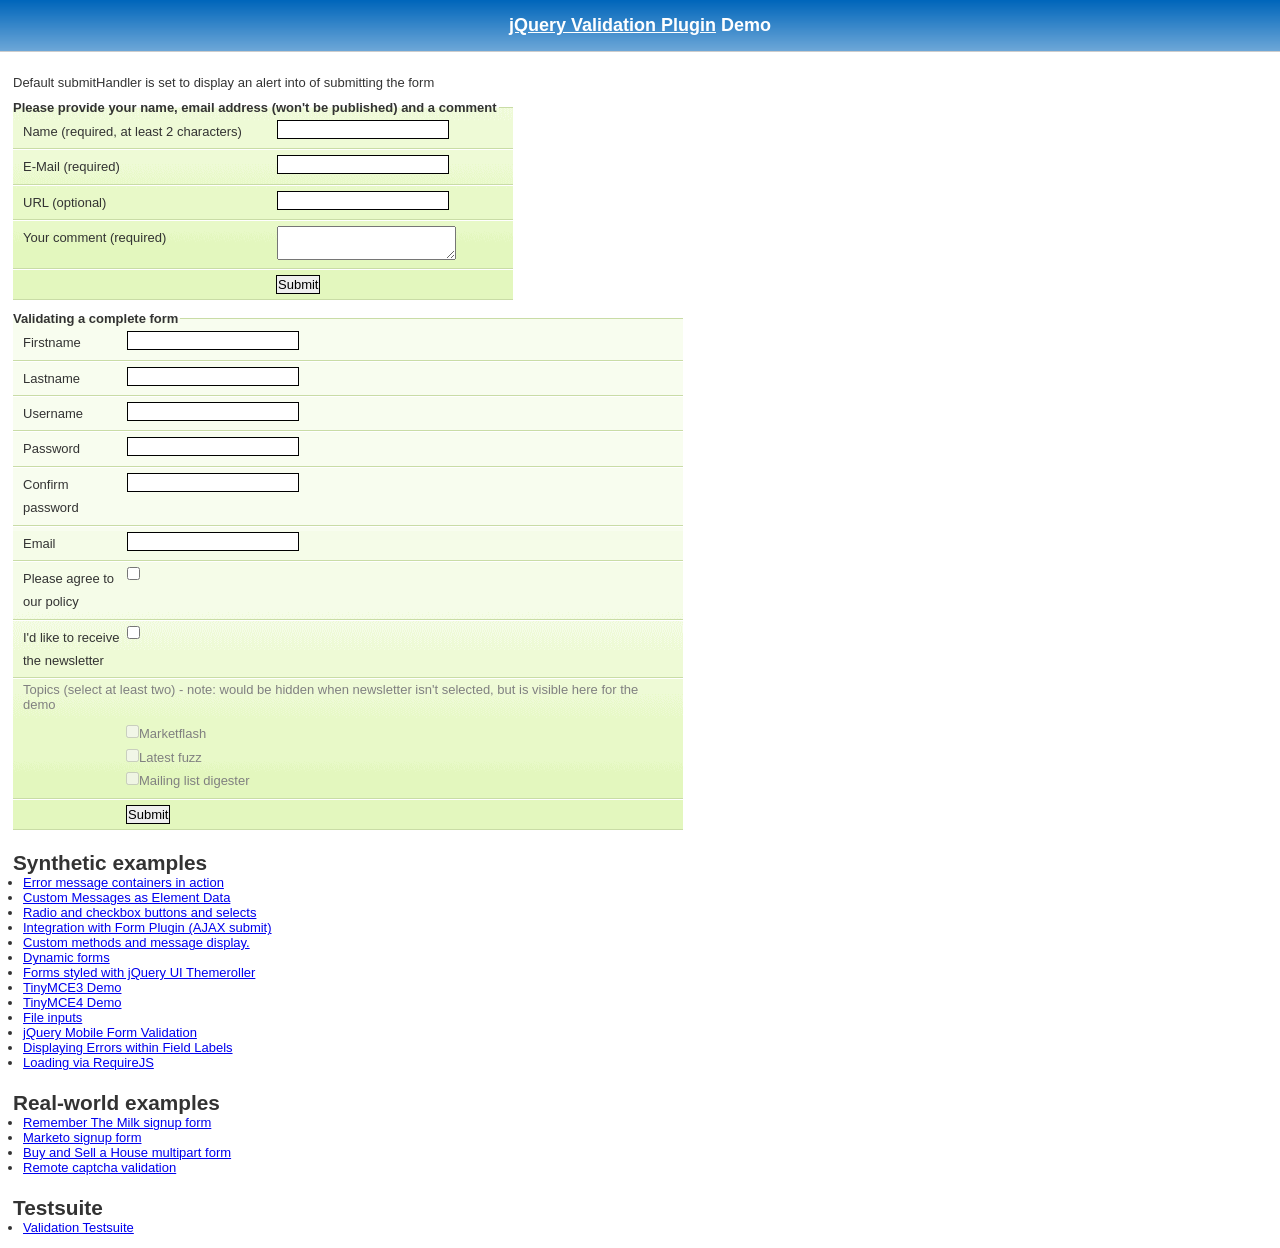
<file: js/jquery-validation/demo/index.html>
<!DOCTYPE html>
<html lang="en">
<head>
	<meta charset="utf-8">
	<title>jQuery validation plug-in - main demo</title>
	<link rel="stylesheet" href="css/screen.css">
	<script src="../lib/jquery.js"></script>
	<script src="../dist/jquery.validate.js"></script>
	<script>
	$.validator.setDefaults({
		submitHandler: function() {
			alert("submitted!");
		}
	});

	$().ready(function() {
		// validate the comment form when it is submitted
		$("#commentForm").validate();

		// validate signup form on keyup and submit
		$("#signupForm").validate({
			rules: {
				firstname: "required",
				lastname: "required",
				username: {
					required: true,
					minlength: 2
				},
				password: {
					required: true,
					minlength: 5
				},
				confirm_password: {
					required: true,
					minlength: 5,
					equalTo: "#password"
				},
				email: {
					required: true,
					email: true
				},
				topic: {
					required: "#newsletter:checked",
					minlength: 2
				},
				agree: "required"
			},
			messages: {
				firstname: "Please enter your firstname",
				lastname: "Please enter your lastname",
				username: {
					required: "Please enter a username",
					minlength: "Your username must consist of at least 2 characters"
				},
				password: {
					required: "Please provide a password",
					minlength: "Your password must be at least 5 characters long"
				},
				confirm_password: {
					required: "Please provide a password",
					minlength: "Your password must be at least 5 characters long",
					equalTo: "Please enter the same password as above"
				},
				email: "Please enter a valid email address",
				agree: "Please accept our policy",
				topic: "Please select at least 2 topics"
			}
		});

		// propose username by combining first- and lastname
		$("#username").focus(function() {
			var firstname = $("#firstname").val();
			var lastname = $("#lastname").val();
			if (firstname && lastname && !this.value) {
				this.value = firstname + "." + lastname;
			}
		});

		//code to hide topic selection, disable for demo
		var newsletter = $("#newsletter");
		// newsletter topics are optional, hide at first
		var inital = newsletter.is(":checked");
		var topics = $("#newsletter_topics")[inital ? "removeClass" : "addClass"]("gray");
		var topicInputs = topics.find("input").attr("disabled", !inital);
		// show when newsletter is checked
		newsletter.click(function() {
			topics[this.checked ? "removeClass" : "addClass"]("gray");
			topicInputs.attr("disabled", !this.checked);
		});
	});
	</script>
	<style>
	#commentForm {
		width: 500px;
	}
	#commentForm label {
		width: 250px;
	}
	#commentForm label.error, #commentForm input.submit {
		margin-left: 253px;
	}
	#signupForm {
		width: 670px;
	}
	#signupForm label.error {
		margin-left: 10px;
		width: auto;
		display: inline;
	}
	#newsletter_topics label.error {
		display: none;
		margin-left: 103px;
	}
	</style>
</head>
<body>
<h1 id="banner"><a href="http://jqueryvalidation.org/">jQuery Validation Plugin</a> Demo</h1>
<div id="main">
	<p>Default submitHandler is set to display an alert into of submitting the form</p>
	<form class="cmxform" id="commentForm" method="get" action="">
		<fieldset>
			<legend>Please provide your name, email address (won't be published) and a comment</legend>
			<p>
				<label for="cname">Name (required, at least 2 characters)</label>
				<input id="cname" name="name" minlength="2" type="text" required>
			</p>
			<p>
				<label for="cemail">E-Mail (required)</label>
				<input id="cemail" type="email" name="email" required>
			</p>
			<p>
				<label for="curl">URL (optional)</label>
				<input id="curl" type="url" name="url">
			</p>
			<p>
				<label for="ccomment">Your comment (required)</label>
				<textarea id="ccomment" name="comment" required></textarea>
			</p>
			<p>
				<input class="submit" type="submit" value="Submit">
			</p>
		</fieldset>
	</form>
	<form class="cmxform" id="signupForm" method="get" action="">
		<fieldset>
			<legend>Validating a complete form</legend>
			<p>
				<label for="firstname">Firstname</label>
				<input id="firstname" name="firstname" type="text">
			</p>
			<p>
				<label for="lastname">Lastname</label>
				<input id="lastname" name="lastname" type="text">
			</p>
			<p>
				<label for="username">Username</label>
				<input id="username" name="username" type="text">
			</p>
			<p>
				<label for="password">Password</label>
				<input id="password" name="password" type="password">
			</p>
			<p>
				<label for="confirm_password">Confirm password</label>
				<input id="confirm_password" name="confirm_password" type="password">
			</p>
			<p>
				<label for="email">Email</label>
				<input id="email" name="email" type="email">
			</p>
			<p>
				<label for="agree">Please agree to our policy</label>
				<input type="checkbox" class="checkbox" id="agree" name="agree">
			</p>
			<p>
				<label for="newsletter">I'd like to receive the newsletter</label>
				<input type="checkbox" class="checkbox" id="newsletter" name="newsletter">
			</p>
			<fieldset id="newsletter_topics">
				<legend>Topics (select at least two) - note: would be hidden when newsletter isn't selected, but is visible here for the demo</legend>
				<label for="topic_marketflash">
					<input type="checkbox" id="topic_marketflash" value="marketflash" name="topic">Marketflash
				</label>
				<label for="topic_fuzz">
					<input type="checkbox" id="topic_fuzz" value="fuzz" name="topic">Latest fuzz
				</label>
				<label for="topic_digester">
					<input type="checkbox" id="topic_digester" value="digester" name="topic">Mailing list digester
				</label>
				<label for="topic" class="error">Please select at least two topics you'd like to receive.</label>
			</fieldset>
			<p>
				<input class="submit" type="submit" value="Submit">
			</p>
		</fieldset>
	</form>
	<h3>Synthetic examples</h3>
	<ul>
		<li><a href="errorcontainer-demo.html">Error message containers in action</a>
		</li>
		<li><a href="custom-messages-data-demo.html">Custom Messages as Element Data</a>
		</li>
		<li><a href="radio-checkbox-select-demo.html">Radio and checkbox buttons and selects</a>
		</li>
		<li><a href="ajaxSubmit-integration-demo.html">Integration with Form Plugin (AJAX submit)</a>
		</li>
		<li><a href="custom-methods-demo.html">Custom methods and message display.</a>
		</li>
		<li><a href="dynamic-totals.html">Dynamic forms</a>
		</li>
		<li><a href="themerollered.html">Forms styled with jQuery UI Themeroller</a>
		</li>
		<li><a href="tinymce/">TinyMCE3 Demo</a>
		</li>
		<li><a href="tinymce4/">TinyMCE4 Demo</a>
		</li>
		<li><a href="file_input.html">File inputs</a>
		</li>
		<li><a href="jquerymobile.html">jQuery Mobile Form Validation</a>
		</li>
		<li><a href="errors-within-labels.html">Displaying Errors within Field Labels</a>
		</li>
		<li><a href="requirejs/index.html">Loading via RequireJS</a>
		</li>
	</ul>
	<h3>Real-world examples</h3>
	<ul>
		<li><a href="milk/">Remember The Milk signup form</a>
		</li>
		<li><a href="marketo/">Marketo signup form</a>
		</li>
		<li><a href="multipart/">Buy and Sell a House multipart form</a>
		</li>
		<li><a href="captcha/">Remote captcha validation</a>
		</li>
	</ul>
	<h3>Testsuite</h3>
	<ul>
		<li><a href="../test/">Validation Testsuite</a>
		</li>
	</ul>
</div>
</body>
</html>
</file>
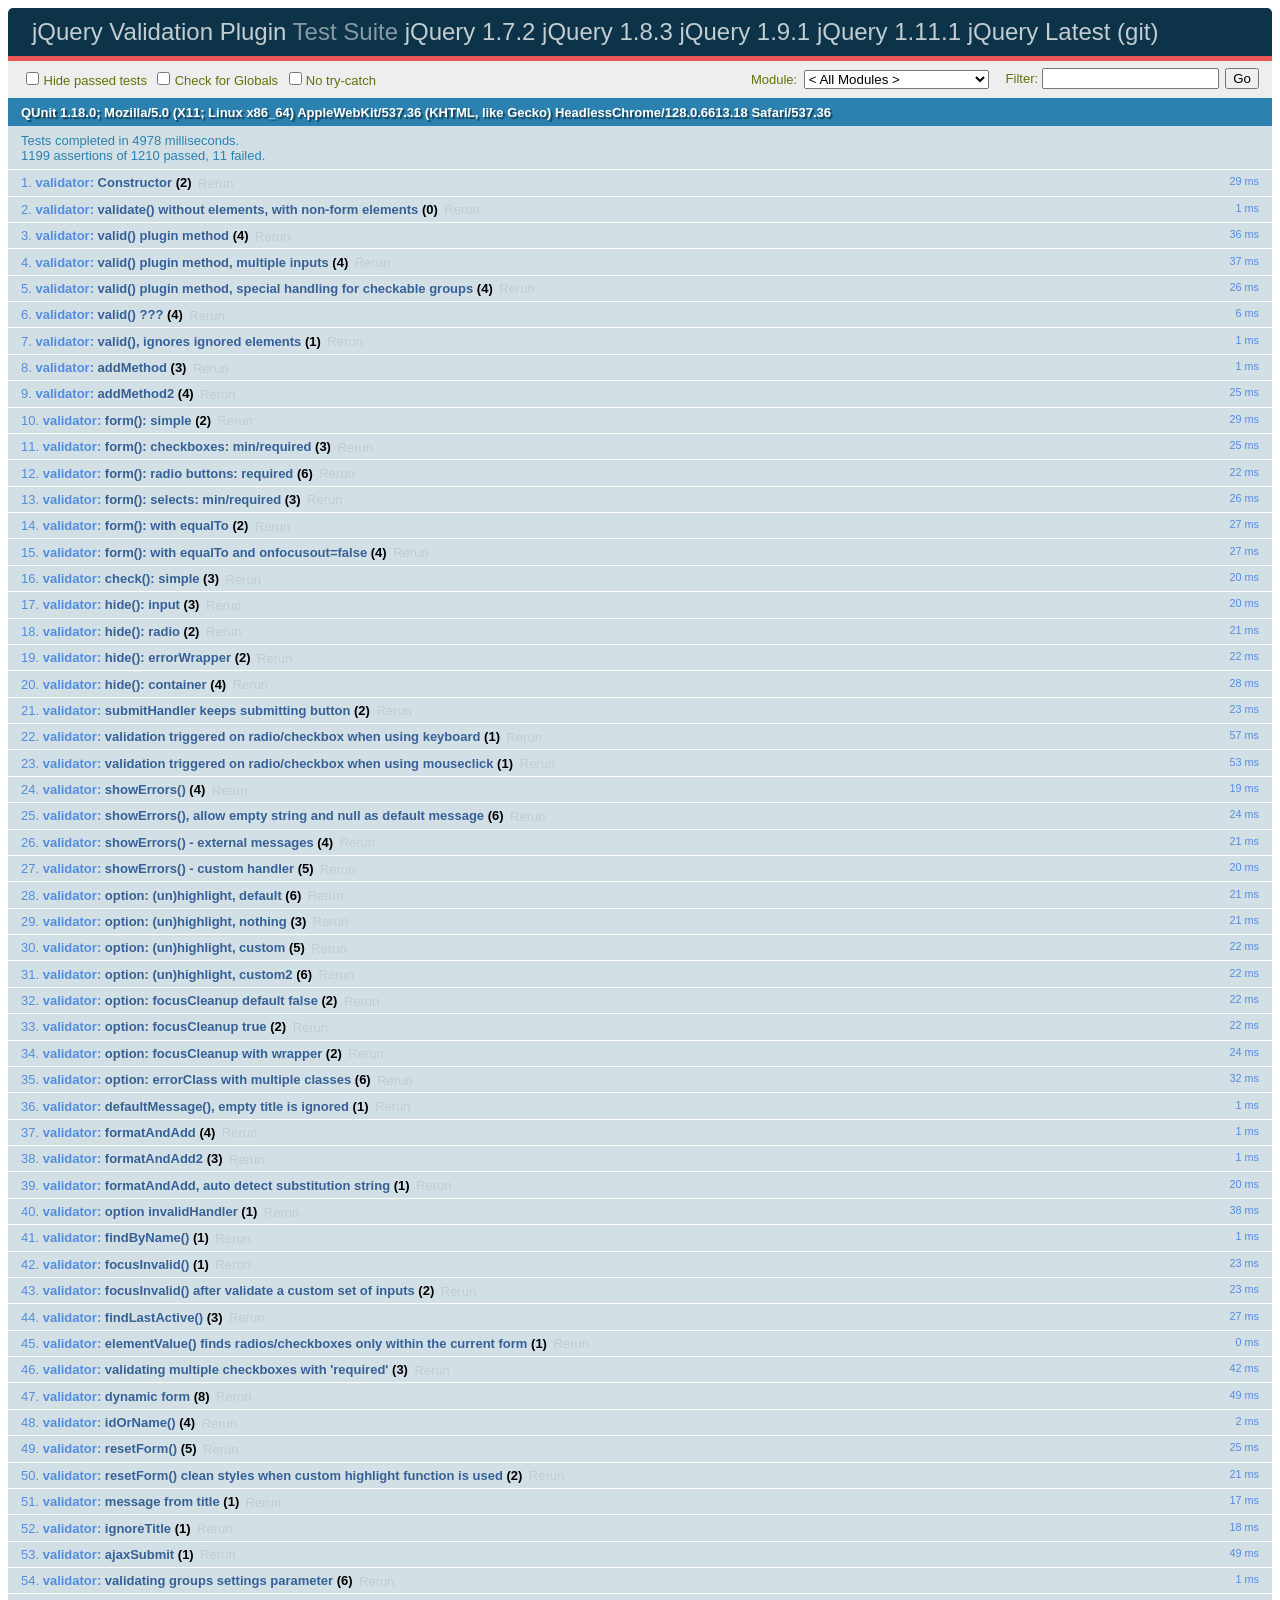
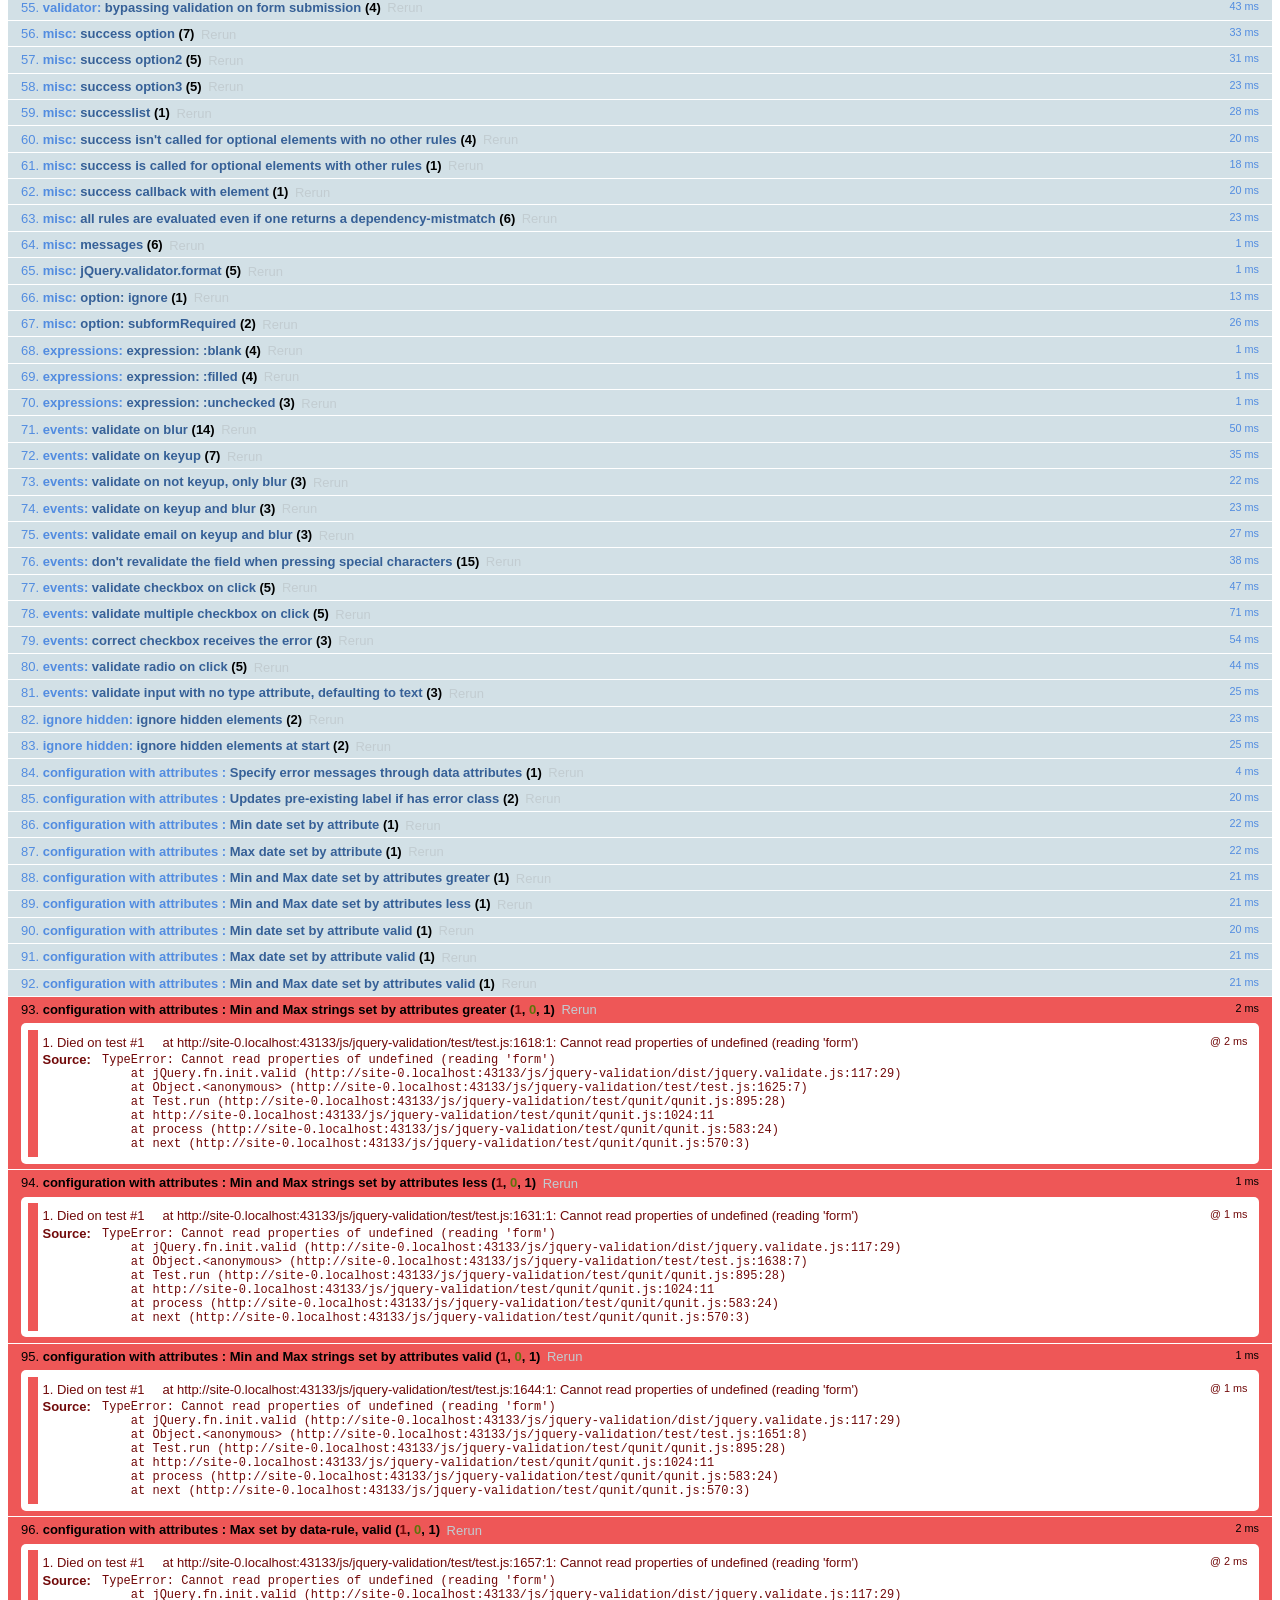
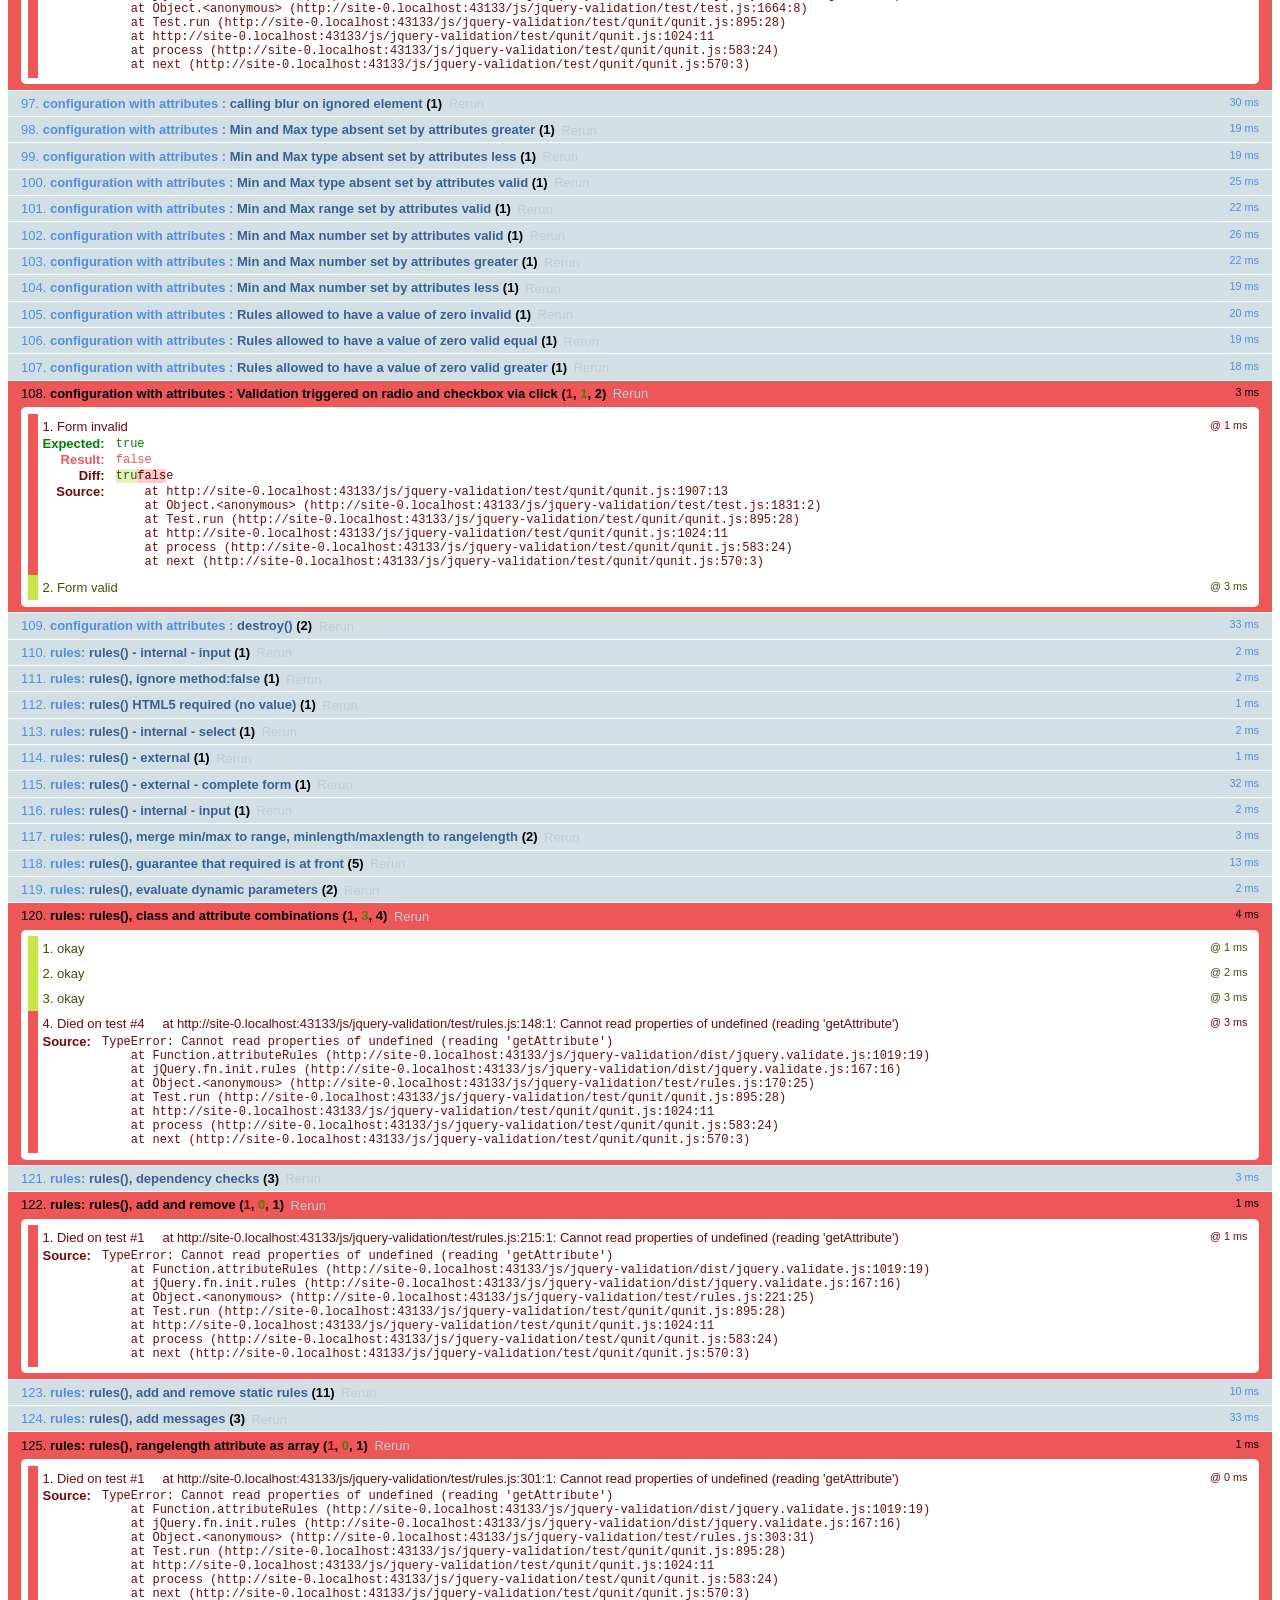
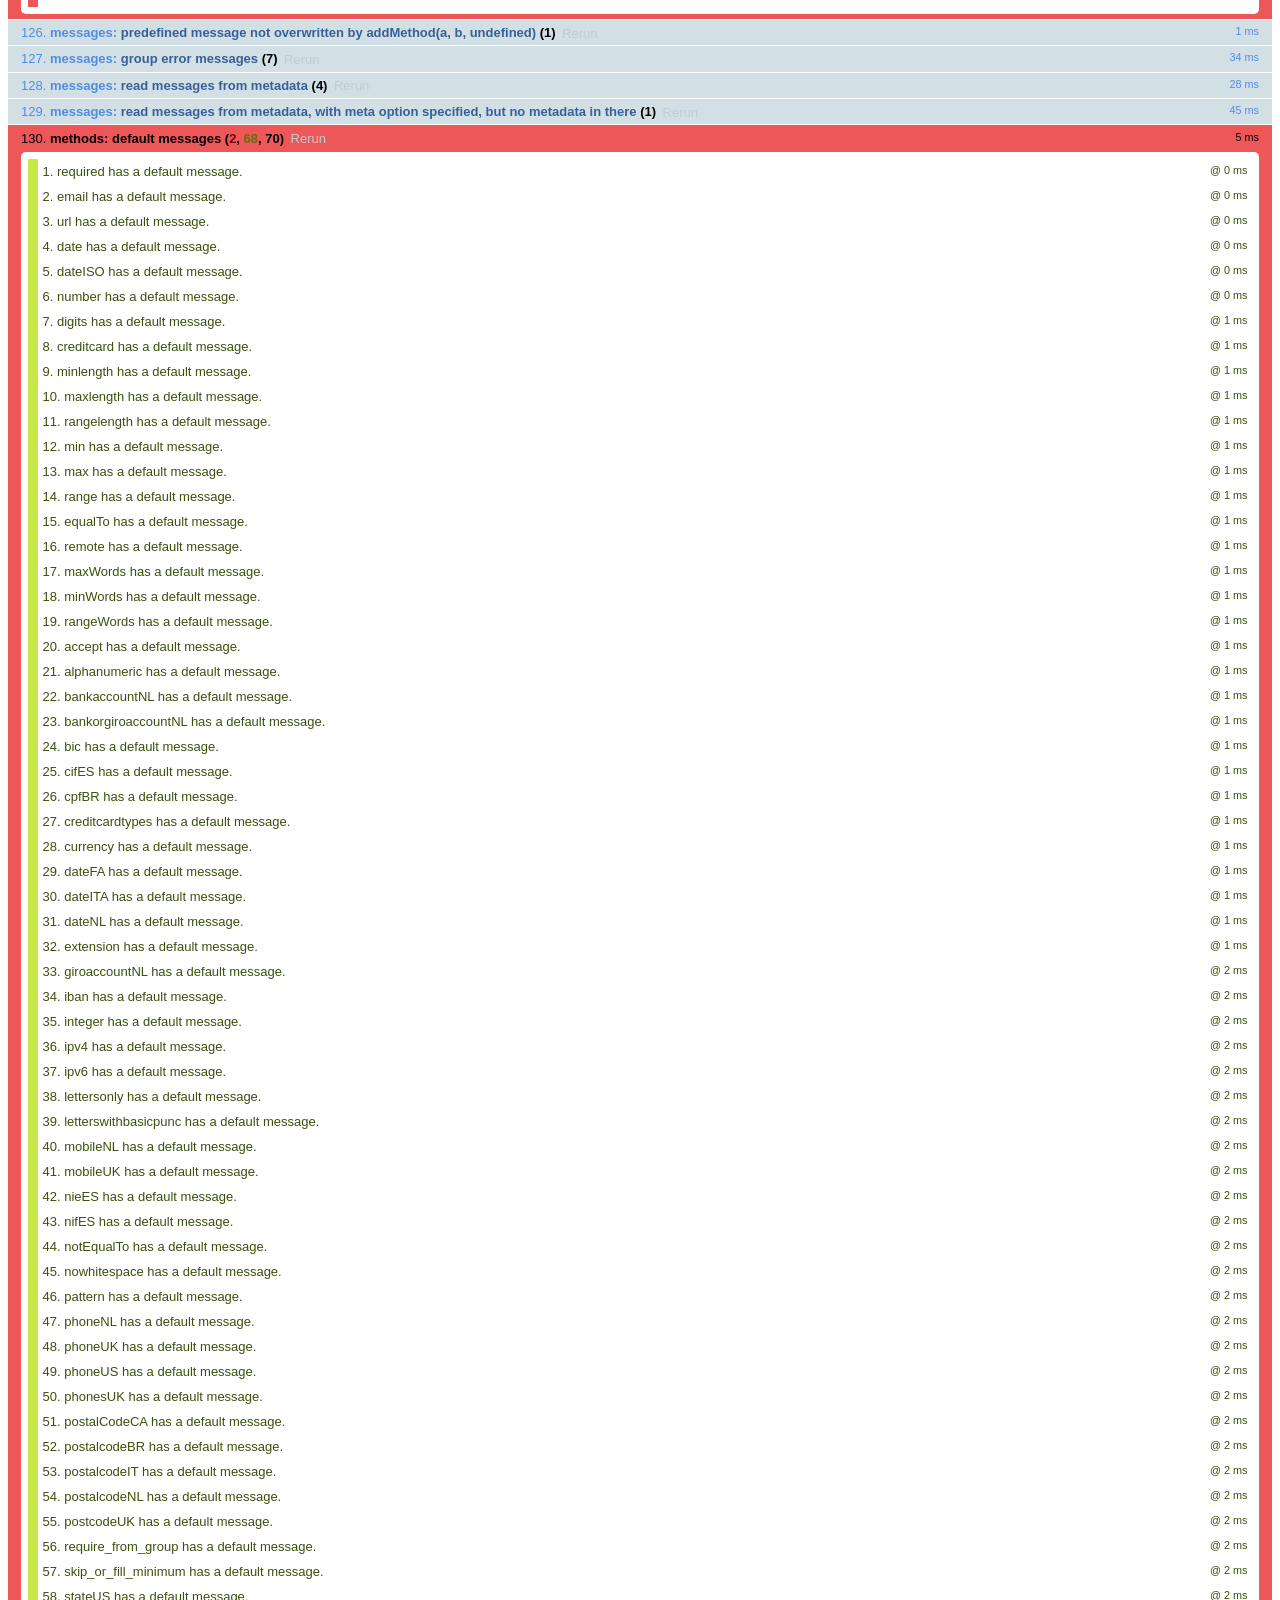
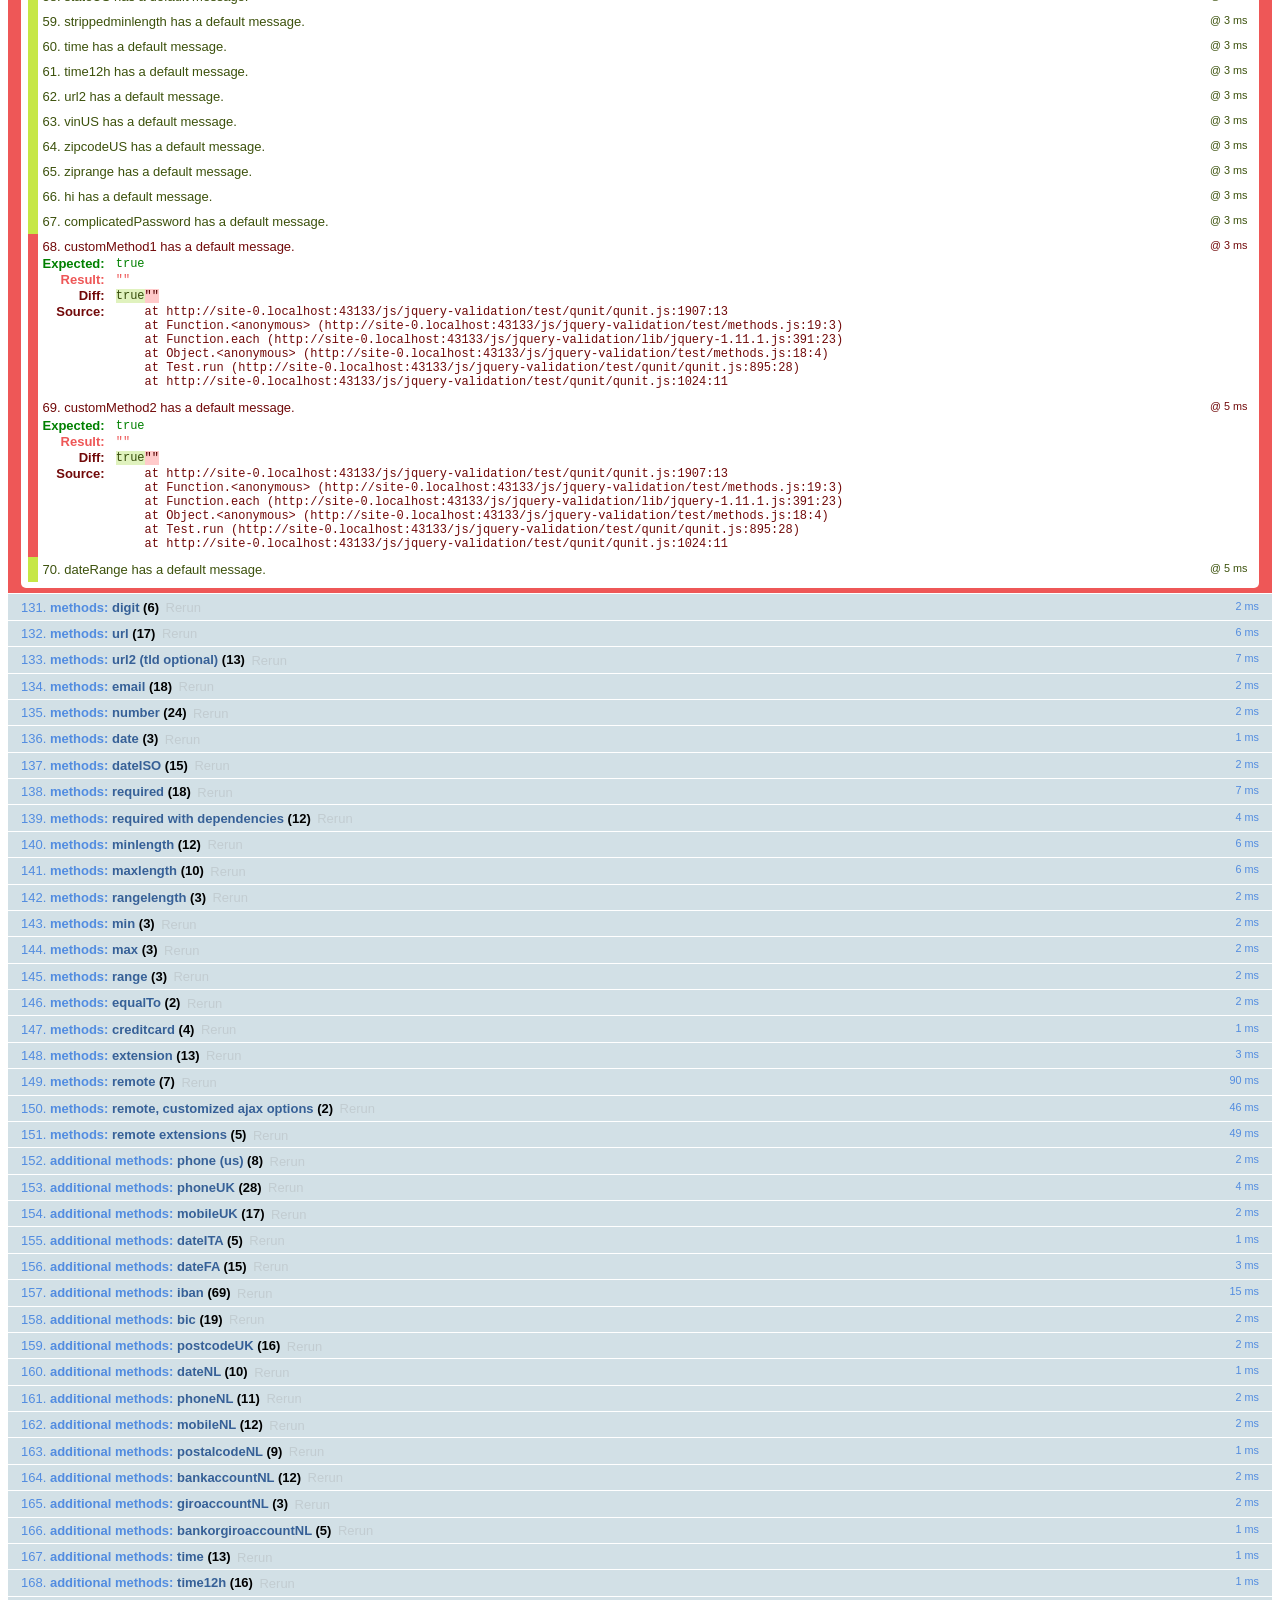
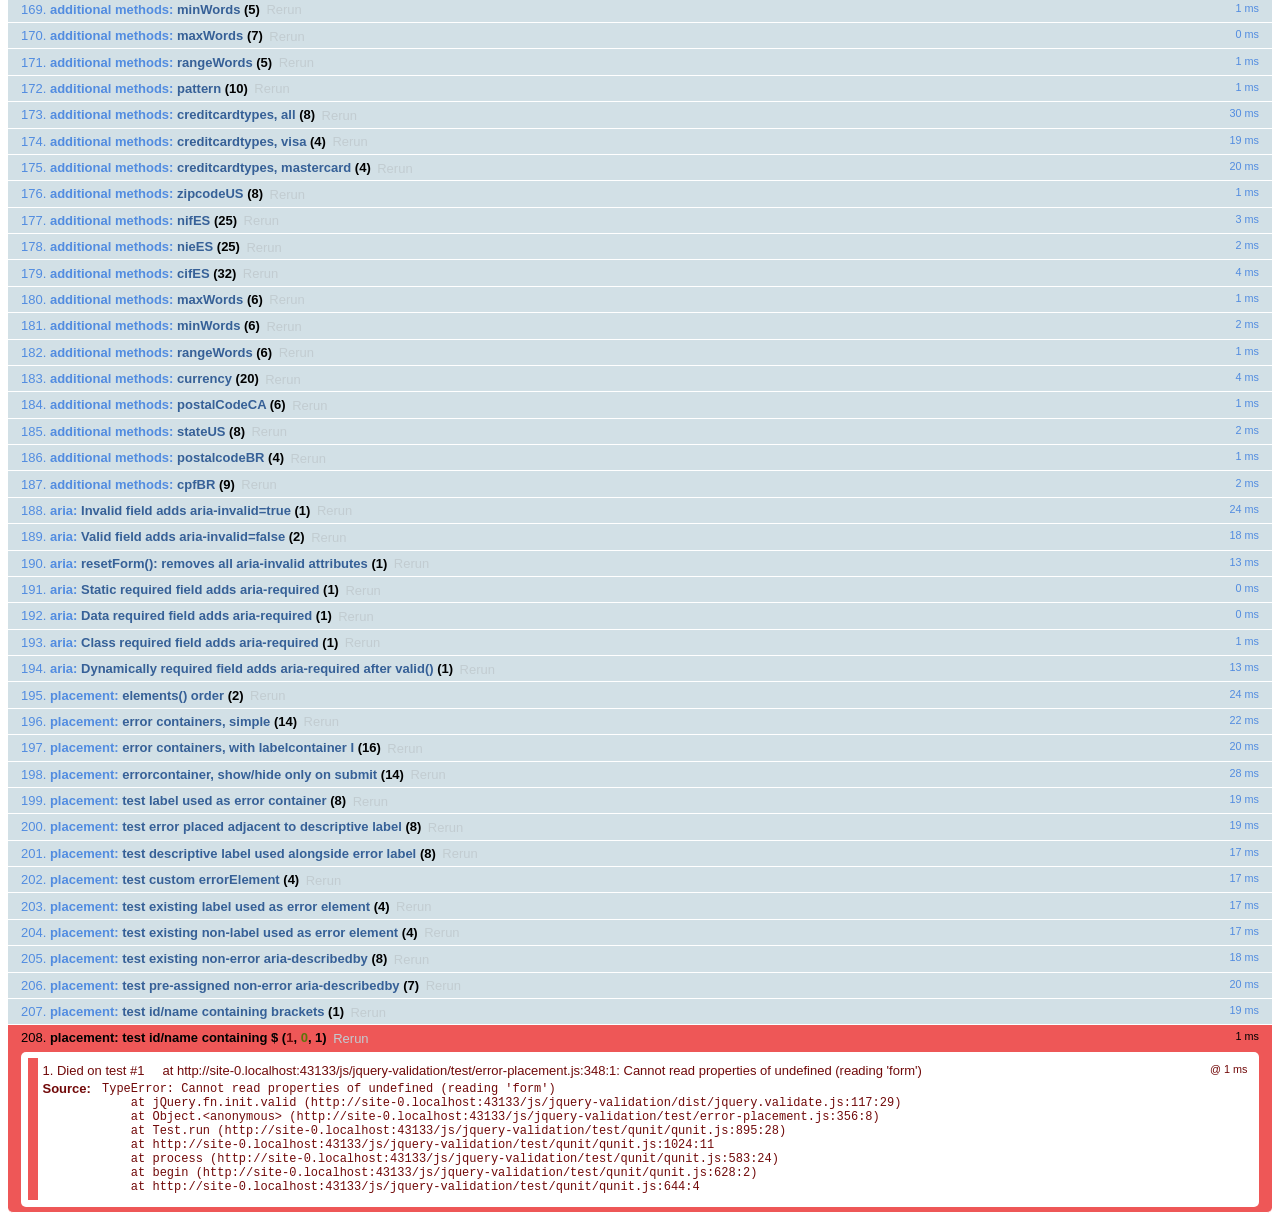
<file: js/jquery-validation/test/index.html>
<!DOCTYPE html>
<html id="html">
<head>
	<meta charset="utf-8">
	<title>jQuery - Validation Test Suite</title>
	<link rel="stylesheet" href="qunit/qunit.css">
	<script src="../lib/jquery.js"></script>
	<script src="../lib/jquery.simulate.js"></script>
	<script src="../lib/jquery.form.js"></script>
	<script src="qunit/qunit.js"></script>
	<script src="../lib/jquery.mockjax.js"></script>
	<script src="../dist/jquery.validate.js"></script>
	<script src="../dist/additional-methods.js"></script>
	<script src="test.js"></script>
	<script src="rules.js"></script>
	<script src="messages.js"></script>
	<script src="methods.js"></script>
	<script src="aria.js"></script>
	<script src="error-placement.js"></script>
</head>
<body id="body">
<h1 id="qunit-header">
	<a href="http://jqueryvalidation.org/">jQuery Validation Plugin</a> Test Suite
	<a href="?jquery=1.7.2">jQuery 1.7.2</a>
	<a href="?jquery=1.8.3">jQuery 1.8.3</a>
	<a href="?jquery=1.9.1">jQuery 1.9.1</a>
	<a href="?jquery=1.11.1">jQuery 1.11.1</a>
	<a href="?jquery=git">jQuery Latest (git)</a>
</h1>
<div>
</div>
<h2 id="qunit-banner"></h2>
<div id="qunit-testrunner-toolbar"></div>
<h2 id="qunit-userAgent"></h2>
<ol id="qunit-tests"></ol>
<!-- Test HTML -->
<div id="other" style="display:none;">
	<input type="password" name="pw1" id="pw1" value="engfeh">
	<input type="password" name="pw2" id="pw2" value="">
</div>
<div id="qunit-fixture">
	<p id="firstp">See <a id="simon1" href="http://simon.incutio.com/archive/2003/03/25/#getElementsBySelector" rel="bookmark">this blog entry</a> for more information.</p>
	<p id="ap">
		Here are some links in a normal paragraph: <a id="google" href="http://www.google.com/" title="Google!">Google</a>,
		<a id="groups" href="http://groups.google.com/">Google Groups</a>. This link has
		<code><a href="#" id="anchor1">class="blog"</a>
		</code>:
		<a href="http://diveintomark.org/" class="blog" hreflang="en" id="mark">diveintomark</a>
	</p>
	<div id="foo">
		<p id="sndp">Everything inside the red border is inside a div with
			<code>id="foo"</code>.</p>
		<p lang="en" id="en">This is a normal link: <a id="yahoo" href="http://www.yahoo.com/" class="blogTest">Yahoo</a>
		</p>
		<p id="sap">This link has
			<code><a href="#2" id="anchor2">class="blog"</a>
			</code>: <a href="http://simon.incutio.com/" class="blog link" id="simon">Simon Willison's Weblog</a>
		</p>
	</div>
	<p id="first">Try them out:</p>
	<ul id="firstUL"></ul>
	<ol id="empty"></ol>
	<form id="testForm1">
		<input type="text" data-rule-required="true" data-rule-minlength="2" title="buga" name="firstname" id="firstname">
		<label id="errorFirstname" for="firstname" class="error">error for firstname</label>
		<input type="text" data-rule-required="true" title="buga" name="lastname" id="lastname">
		<input type="text" data-rule-required="true" title="something" name="something" id="something" value="something">
	</form>
	<form id="testForm1clean">
		<input title="buga" name="firstnamec" id="firstnamec">
		<label id="errorFirstnamec" for="firstnamec" class="error">error for firstname</label>
		<input title="buga" name="lastname" id="lastnamec">
		<input name="username" id="usernamec">
	</form>
	<form id="userForm">
		<input type="text" data-rule-required="true" name="username" id="username">
		<input type="submit" name="submitButton" value="submitButtonValue">
	</form>
	<form id="signupForm" action="form.php">
		<input id="user" name="user" title="Please enter your username (at least 3 characters)" data-rule-required="true" data-rule-minlength="3">
		<input type="password" name="password" id="password" data-rule-required="true" data-rule-minlength="5">
	</form>
	<form id="testForm2">
		<input data-rule-required="true" type="radio" name="agree" id="agb">
		<label for="agree" id="agreeLabel" class="xerror">error for agb</label>
	</form>
	<form id="testForm3">
		<select data-rule-required="true" name="meal" id="meal">
			<option value="">Please select...</option>
			<option value="1">Food</option>
			<option value="2">Milk</option>
		</select>
	</form>
	<div class="error" id="errorContainer">
		<ul>
			<li class="error" id="errorWrapper">
				<label for="meal" id="mealLabel" class="error">error for meal</label>
			</li>
		</ul>
	</div>
	<form id="testForm4">
		<input data-rule-foo="true" name="f1" id="f1">
		<input data-rule-bar="true" name="f2" id="f2">
	</form>
	<form id="testForm5">
		<input data-rule-equalto="#x2" value="x" name="x1" id="x1">
		<input data-rule-equalto="#x1" value="y" name="x2" id="x2">
	</form>
	<form id="testForm6">
		<input data-rule-required="true" data-rule-minlength="2" type="checkbox" name="check" id="form6check1">
		<input type="checkbox" name="check" id="form6check2">
	</form>
	<form id="testForm7">
		<select data-rule-required="true" data-rule-minlength="2" name="selectf7" id="selectf7" multiple="multiple">
			<option id="optionxa" value="0">0</option>
			<option id="optionxb" value="1">1</option>
			<option id="optionxc" value="2">2</option>
			<option id="optionxd" value="3">3</option>
		</select>
	</form>
	<form id="dateRangeForm">
		<input id="fromDate" name="fromDate" class="requiredDateRange" value="x">
		<input id="toDate" name="toDate" class="requiredDateRange" value="y">
		<span class="errorContainer"></span>
	</form>
	<form id="testForm8">
		<input id="form8input" data-rule-required="true" data-rule-number="true" data-rule-rangelength="2,8" name="abc">
		<input type="radio" name="radio1">
	</form>
	<form id="testForm9">
		<input id="testEmail9" data-rule-required="true" data-rule-email="true" data-msg-required="required" data-msg-email="email">
		<input id="testGeneric9" data-rule-required="true" data-rule-email="true" data-msg="generic" data-msg-email="email">
	</form>
	<form id="testForm10">
		<input type="radio" name="testForm10Radio" value="1" id="testForm10Radio1">
		<input type="radio" name="testForm10Radio" value="2" id="testForm10Radio2">
	</form>
	<form id="testForm11">
		<!-- HTML5 -->
		<input required type="text" name="testForm11Text" id="testForm11text1">
	</form>
	<form id="testForm12">
		<!-- empty "type" attribute -->
		<input name="testForm12text" id="testForm12text" data-rule-required="true">
	</form>
	<form id="testForm13">
<!--		<select id="cars-select" name="cars" title="Please select at least two cars, but no more than three" required rangelength="[2,3]" multiple="multiple">
			<option value="m_sl">Mercedes SL</option>
			<option value="o_c">Opel Corsa</option>
			<option value="vw_p">VW Polo</option>
			<option value="t_s">Titanic Skoda</option>
		</select>-->
	</form>
	<form id="testForm14">
		<!-- test existing "label" error holder -->
		<input name="testForm14text" id="testForm14text" data-rule-required="true" data-msg="required">
		<label for="testForm14text" class="error"></label>
	</form>
	<form id="testForm16">
		<!-- test existing "label" attribute -->
		<input name="testForm16text" id="testForm16text" data-rule-required="true" data-msg="missing">
		<label for="testForm16text" class="title">Field Label</label>
	</form>
	<form id="testForm15">
		<!-- test existing non-label error holder -->
		<input name="testForm15text" id="testForm15text" data-rule-required="true" data-msg="required" aria-describedby="testForm15text-error">
		<span id="testForm15text-error" class="error"></span>
	</form>
	<form id="testForm17">
		<!-- test existing non-error aria-describedby -->
		<label for="testForm17text">My Label</label>
		<input name="testForm17text" id="testForm17text" data-rule-required="true" data-msg="required" aria-describedby="testForm17text-description">
		<span id="testForm17text-description">This is where you enter your data</span>
	</form>
	<form id="testForm18">
		<!-- test id/name containing brackets -->
		<input name="testForm18[text]" id="testForm18[text]" required>
	</form>
	<form id="testForm19">
	<!-- test id/name containing $ -->
	<!--<input name="testForm19$text" id="testForm19$text" required>-->
	</form>
	<form id="dataMessages">
		<input name="dataMessagesName" id="dataMessagesName" class="required" data-msg-required="You must enter a value here">
	</form>
	<div id="simplecontainer">
		<h3></h3>
	</div>
	<div id="container" style="min-height:1px"></div>
	<ol id="labelcontainer"></ol>
	<form id="elementsOrder">
		<select class="required" name="order1" id="order1">
			<option value="">none</option>
		</select>
		<input class="required" name="order2" id="order2">
		<input class="required" name="order3" type="checkbox" id="order3">
		<input class="required" name="order4" id="order4">
		<input class="required" name="order5" type="radio" id="order5">
		<input class="required" name="order6" id="order6">
		<ul id="orderContainer">
		</ul>
	</form>
	<form id="form" action="formaction">
		<input type="text" name="action" value="Test" id="text1">
		<input type="text" name="text2" value="" id="text1b">
		<input type="text" name="text2" value="T " id="text1c">
		<input type="text" name="text2" value="T" id="text2">
		<input type="text" name="text2" value="TestTestTest" id="text3">
		<input type="text" name="action" value="0" id="value1">
		<input type="text" name="text2" value="10" id="value2">
		<input type="text" name="text2" value="1000" id="value3">
		<input type="radio" name="radio1" id="radio1">
		<input type="radio" name="radio1" id="radio1a">
		<input type="radio" name="radio2" id="radio2" checked="checked">
		<input type="radio" name="radio" id="radio3">
		<input type="radio" name="radio" id="radio4" checked="checked">
		<input type="checkbox" name="check" id="check1" checked="checked">
		<input type="checkbox" name="check" id="check1b">
		<input type="checkbox" name="check2" id="check2">
		<input type="checkbox" name="check3" id="check3" checked="checked">
		<input type="checkbox" name="check3" checked="checked">
		<input type="checkbox" name="check3" checked="checked">
		<input type="checkbox" name="check3" checked="checked">
		<input type="checkbox" name="check3" checked="checked">
		<input type="hidden" name="hidden" id="hidden1">
		<input type="text" style="display:none;" name="foo[bar]" id="hidden2">
		<input type="text" readonly="readonly" id="name" name="name" value="name">
		<button name="button">Button</button>
		<textarea id="area1" name="area1">foobar</textarea>
		<textarea id="area2" name="area2"></textarea>
		<select name="select1" id="select1">
			<option id="option1a" value="">Nothing</option>
			<option id="option1b" value="1">1</option>
			<option id="option1c" value="2">2</option>
			<option id="option1d" value="3">3</option>
		</select>
		<select name="select2" id="select2">
			<option id="option2a" value="">Nothing</option>
			<option id="option2b" value="1">1</option>
			<option id="option2c" value="2">2</option>
			<option id="option2d" selected="selected" value="3">3</option>
		</select>
		<select name="select3" id="select3" multiple="multiple">
			<option id="option3a" value="">Nothing</option>
			<option id="option3b" selected="selected" value="1">1</option>
			<option id="option3c" selected="selected" value="2">2</option>
			<option id="option3d" value="3">3</option>
		</select>
		<select name="select4" id="select4" multiple="multiple">
			<option id="option4a" selected="selected" value="1">1</option>
			<option id="option4b" selected="selected" value="2">2</option>
			<option id="option4c" selected="selected" value="3">3</option>
			<option id="option4d" selected="selected" value="4">4</option>
			<option id="option4e" selected="selected" value="5">5</option>
		</select>
		<select name="select5" id="select5" multiple="multiple">
			<option id="option5a" value="0">0</option>
			<option id="option5b" value="1">1</option>
			<option id="option5c" value="2">2</option>
			<option id="option5d" value="3">3</option>
		</select>
	</form>
	<form id="v2">
		<input id="v2-i1" name="v2-i1" class="required">
		<input id="v2-i2" name="v2-i2" class="required email">
		<input id="v2-i3" name="v2-i3" class="url">
<!--		<input id="v2-i4" name="v2-i4" class="required" minlength="2">
		<input id="v2-i5" name="v2-i5" class="required" minlength="2" maxlength="5" customMethod1="123">-->
		<input id="v2-i6" name="v2-i6" class="required customMethod2" data-rule-maxlength="5" data-rule-minlength="2">
		<input id="v2-i7" name="v2-i7">
	</form>
	<form id="checkables">
		<input type="checkbox" id="checkable1" name="checkablesgroup" class="required">
		<input type="checkbox" id="checkable2" name="checkablesgroup">
		<input type="checkbox" id="checkable3" name="checkablesgroup">
	</form>
	<form id="subformRequired">
		<div class="billingAddressControl">
			<input type="checkbox" id="bill_to_co" name="bill_to_co" class="toggleCheck" checked="checked" style="width: auto;" tabindex="1">
			<label for="bill_to_co" style="cursor:pointer">Same as Company Address</label>
		</div>
		<div id="subform">
			<input maxlength="40" class="billingRequired" name="bill_first_name" size="20" type="text" tabindex="2" value="">
		</div>
		<input id="co_name" class="required" maxlength="40" name="co_name" size="20" type="text" tabindex="1" value="">
	</form>
	<form id="withTitle">
		<input class="required" name="hastitle" type="text" title="fromtitle">
	</form>
	<form id="ccform" method="get">
		<input id="cardnumber" name="cardnumber">
	</form>
	<form id="productInfo">
		<input class="productInfo" name="partnumber">
		<input class="productInfo" name="description">
		<input class="productInfo" name="color">
		<input name="supplier">
		<input class="productInfo" type="checkbox" name="discount">
	</form>
	<form id="updateLabel">
		<input class="required" name="updateLabelInput" id="updateLabelInput" data-msg-required="You must enter a value here">
		<label id="targetLabel" class="error" for="updateLabelInput">Some server-side error</label>
	</form>
	<form id="rangesMinDateInvalid">
		<input type="date" id="minDateInvalid" name="minDateInvalid" min="2012-12-21" value="2012-11-21">
	</form>
	<form id="ranges">
		<input type="date" id="maxDateInvalid" name="maxDateInvalid" max="2012-12-21" value="2013-01-21">
		<input type="date" id="rangeDateInvalidGreater" name="rangeDateInvalidGreater" min="2012-11-21" max="2013-01-21" value="2013-02-21">
		<input type="date" id="rangeDateInvalidLess" name="rangeDateInvalidLess" min="2012-11-21" max="2013-01-21" value="2012-10-21">
		<input type="date" id="maxDateValid" name="maxDateValid" max="2013-01-21" value="2012-12-21">
		<input type="date" id="rangeDateValid" name="rangeDateValid" min="2012-11-21" max="2013-01-21" value="2012-12-21">
		<!-- input type text is not supposed to have min/max according to html5,
			 but for backward compatibility with 1.10.0 we treat it as number.
			 you can also use type="number", in which case the browser may also
			 do validation, and mobile browsers may offer a numeric keypad to edit
			 the value.
			 Type absent is treated like type="text".
		  -->
<!--		<input type="text" id="rangeTextInvalidGreater" name="rangeTextInvalidGreater" min="50" max="200" value="1000">
		<input type="text" id="rangeTextInvalidLess" name="rangeTextInvalidLess" min="200" max="1000" value="50">-->
		<input id="rangeAbsentInvalidGreater" name="rangeAbsentInvalidGreater" min="50" max="200" value="1000">
		<input id="rangeAbsentInvalidLess" name="rangeAbsentInvalidLess" min="200" max="1000" value="50">
<!--		<input type="text" id="rangeTextValid" name="rangeTextValid" min="50" max="1000" value="200">
		<input type="text" id="rangeTextDataRuleValid" name="rangeTextValid" min="50" data-rule-max="1000.00" value="200">-->
		<input id="rangeAbsentValid" name="rangeAbsentValid" min="50" max="1000" value="200">
		<!-- ranges are like numbers in html5, except that browser is not required
			 to demand an exact value.  User interface could be a slider.
		  -->
		<input type="range" id="rangeRangeValid" name="rangeRangeValid" min="50" max="1000" value="200">
		<input type="number" id="rangeNumberValid" name="rangeNumberValid" min="50" max="1000" value="200">
		<input type="number" id="rangeNumberInvalidGreater" name="rangeNumberInvalidGreater" min="50" max="200" value="1000">
		<input type="number" id="rangeNumberInvalidLess" name="rangeNumberInvalidLess" min="50" max="200" value="6">
		<input type="number" id="rangeMinZeroInvalidLess" name="rangeMinZeroInvalidLess" min="0" value="-1">
		<input type="number" id="rangeMinZeroValidEqual" name="rangeMinZeroValidEqual" min="0" value="0">
		<input type="number" id="rangeMinZeroValidGreater" name="rangeMinZeroValidGreater" min="0" value="1">
	</form>
	<form id="rangeMinDateValid">
		<input type="date" id="minDateValid" name="minDateValid" min="2012-11-21" value="2012-12-21">
	</form>
	<form id="bypassValidation">
		<input type="text" name="bypassValidationRequiredInput" required>
		<input id="normalSubmit" type="submit" value="submit">
		<input id="bypassSubmitWithCancel" type="submit" class="cancel" value="bypass1">
		<input id="bypassSubmitWithNoValidate1" type="submit" formnovalidate value="bypass1">
		<input id="bypassSubmitWithNoValidate2" type="submit" formnovalidate="formnovalidate" value="bypass2">
	</form>
	<form id="ariaInvalid">
		<input type="text" name="ariaInvalidFirstName" id="ariaInvalidFirstName">
	</form>
	<form id="ariaRequired">
		<input type="text" name="ariaRequiredDynamic" id="ariaRequiredDynamic">
		<input type="text" name="ariaRequiredStatic" id="ariaRequiredStatic" required="">
		<input type="text" name="ariaRequiredData" id="ariaRequiredData" data-rule-required="true">
		<input type="text" name="ariaRequiredClass" id="ariaRequiredClass" class="required">
	</form>
	<form id="ignoredElements">
		<select id="ss1" class="ignore">
			<option value="1">option 1</option>
			<option value="2">option 2</option>
		</select>
		<br>
		<input name="test" class="required" value="">
	</form>
	<form id="radiocheckbox" autocomplete="off">
<!--		<input id="radiocheckbox-0-1" autocomplete="off" type="radio" name="radiocheckbox-0" required="required">
		<input id="radiocheckbox-0-2" autocomplete="off" type="radio" name="radiocheckbox-0" required="required">
		<input id="radiocheckbox-0-3" autocomplete="off" type="radio" name="radiocheckbox-0" required="required">
		<input id="radiocheckbox-1-1" autocomplete="off" type="checkbox" name="radiocheckbox-1" required="required">
		<input id="radiocheckbox-1-2" autocomplete="off" type="checkbox" name="radiocheckbox-1" required="required">
		<input id="radiocheckbox-1-3" autocomplete="off" type="checkbox" name="radiocheckbox-1" required="required">-->
	</form>
</div>
</body>
</html>
</file>
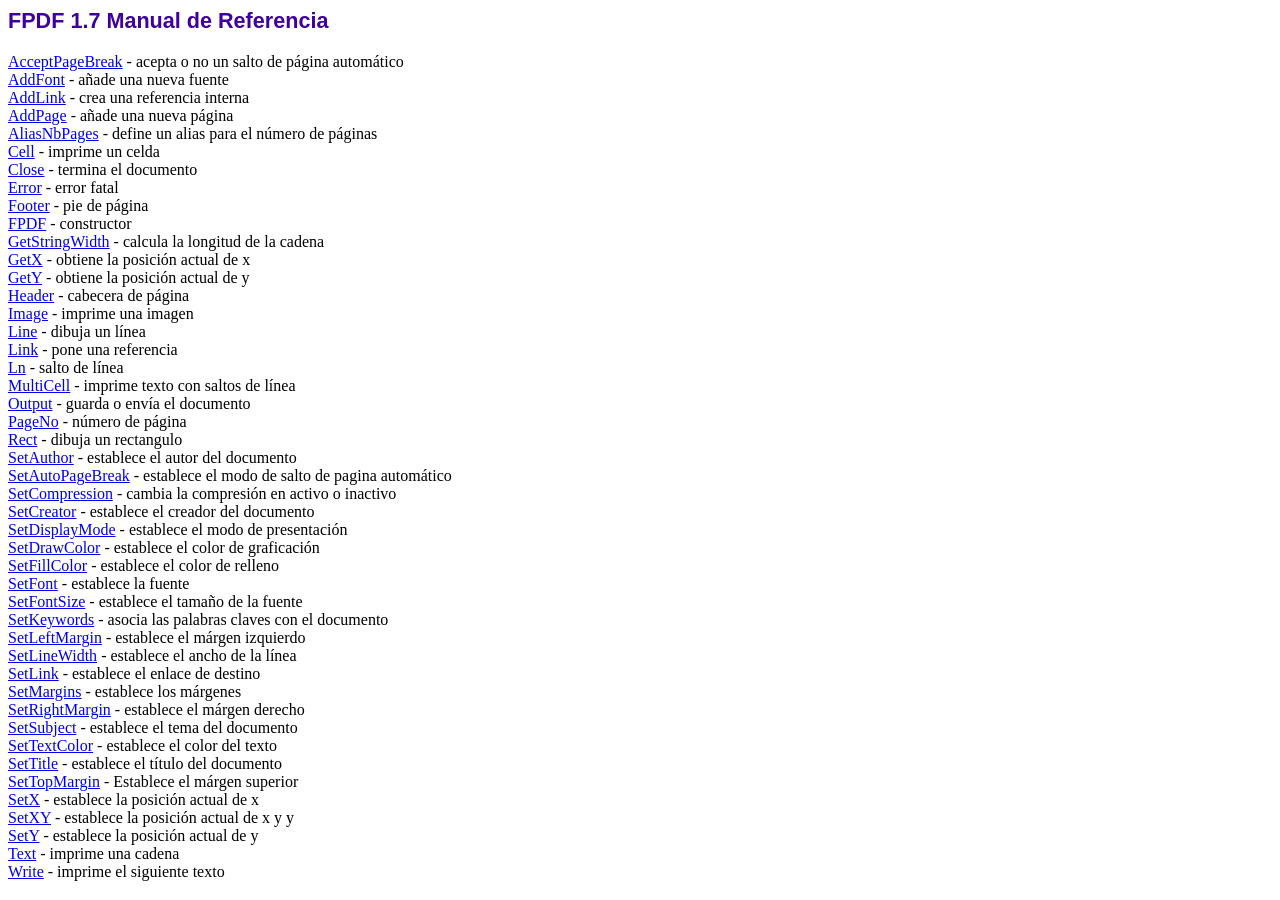
<file: src/FPDF/doc/index.htm>
<!DOCTYPE html PUBLIC "-//W3C//DTD HTML 4.01 Transitional//EN">
<html>
<head>
<meta http-equiv="Content-Type" content="text/html; charset=ISO-8859-1">
<title>FPDF 1.7 Manual de Referencia</title>
<link type="text/css" rel="stylesheet" href="../fpdf.css">
</head>
<body>
<h1>FPDF 1.7 Manual de Referencia</h1>
<a href="acceptpagebreak.htm">AcceptPageBreak</a> - acepta o no un salto de p�gina autom�tico<br>
<a href="addfont.htm">AddFont</a> - a�ade una nueva fuente<br>
<a href="addlink.htm">AddLink</a> - crea una referencia interna<br>
<a href="addpage.htm">AddPage</a> - a�ade una nueva p�gina<br>
<a href="aliasnbpages.htm">AliasNbPages</a> - define un alias para el n�mero de p�ginas<br>
<a href="cell.htm">Cell</a> - imprime un celda<br>
<a href="close.htm">Close</a> - termina el documento<br>
<a href="error.htm">Error</a> - error fatal<br>
<a href="footer.htm">Footer</a> - pie de p�gina<br>
<a href="fpdf.htm">FPDF</a> - constructor<br>
<a href="getstringwidth.htm">GetStringWidth</a> - calcula la longitud de la cadena<br>
<a href="getx.htm">GetX</a> - obtiene la posici�n actual de x<br>
<a href="gety.htm">GetY</a> - obtiene la posici�n actual de y<br>
<a href="header.htm">Header</a> - cabecera de p�gina<br>
<a href="image.htm">Image</a> - imprime una imagen<br>
<a href="line.htm">Line</a> - dibuja un l�nea<br>
<a href="link.htm">Link</a> - pone una referencia<br>
<a href="ln.htm">Ln</a> - salto de l�nea<br>
<a href="multicell.htm">MultiCell</a> - imprime texto con saltos de l�nea<br>
<a href="output.htm">Output</a> - guarda o env�a el documento<br>
<a href="pageno.htm">PageNo</a> - n�mero de p�gina<br>
<a href="rect.htm">Rect</a> - dibuja un rectangulo<br>
<a href="setauthor.htm">SetAuthor</a> - establece el autor del documento<br>
<a href="setautopagebreak.htm">SetAutoPageBreak</a> - establece el modo de salto de pagina autom�tico<br>
<a href="setcompression.htm">SetCompression</a> - cambia la compresi�n en activo o inactivo<br>
<a href="setcreator.htm">SetCreator</a> - establece el creador del documento<br>
<a href="setdisplaymode.htm">SetDisplayMode</a> - establece el modo de presentaci�n<br>
<a href="setdrawcolor.htm">SetDrawColor</a> - establece el color de graficaci�n<br>
<a href="setfillcolor.htm">SetFillColor</a> - establece el color de relleno<br>
<a href="setfont.htm">SetFont</a> - establece la fuente<br>
<a href="setfontsize.htm">SetFontSize</a> - establece el tama�o de la fuente<br>
<a href="setkeywords.htm">SetKeywords</a> - asocia las palabras claves con el documento<br>
<a href="setleftmargin.htm">SetLeftMargin</a> - establece el m�rgen izquierdo<br>
<a href="setlinewidth.htm">SetLineWidth</a> - establece el ancho de la l�nea<br>
<a href="setlink.htm">SetLink</a> - establece el enlace de destino<br>
<a href="setmargins.htm">SetMargins</a> - establece los m�rgenes<br>
<a href="setrightmargin.htm">SetRightMargin</a> - establece el m�rgen derecho<br>
<a href="setsubject.htm">SetSubject</a> - establece el tema del documento<br>
<a href="settextcolor.htm">SetTextColor</a> - establece el color del texto<br>
<a href="settitle.htm">SetTitle</a> - establece el t�tulo del documento<br>
<a href="settopmargin.htm">SetTopMargin</a> - Establece el m�rgen superior<br>
<a href="setx.htm">SetX</a> - establece la posici�n actual de x<br>
<a href="setxy.htm">SetXY</a> - establece la posici�n actual de x y y<br>
<a href="sety.htm">SetY</a> - establece la posici�n actual de y<br>
<a href="text.htm">Text</a> - imprime una cadena<br>
<a href="write.htm">Write</a> - imprime el siguiente texto<br>
</body>
</html>
</file>
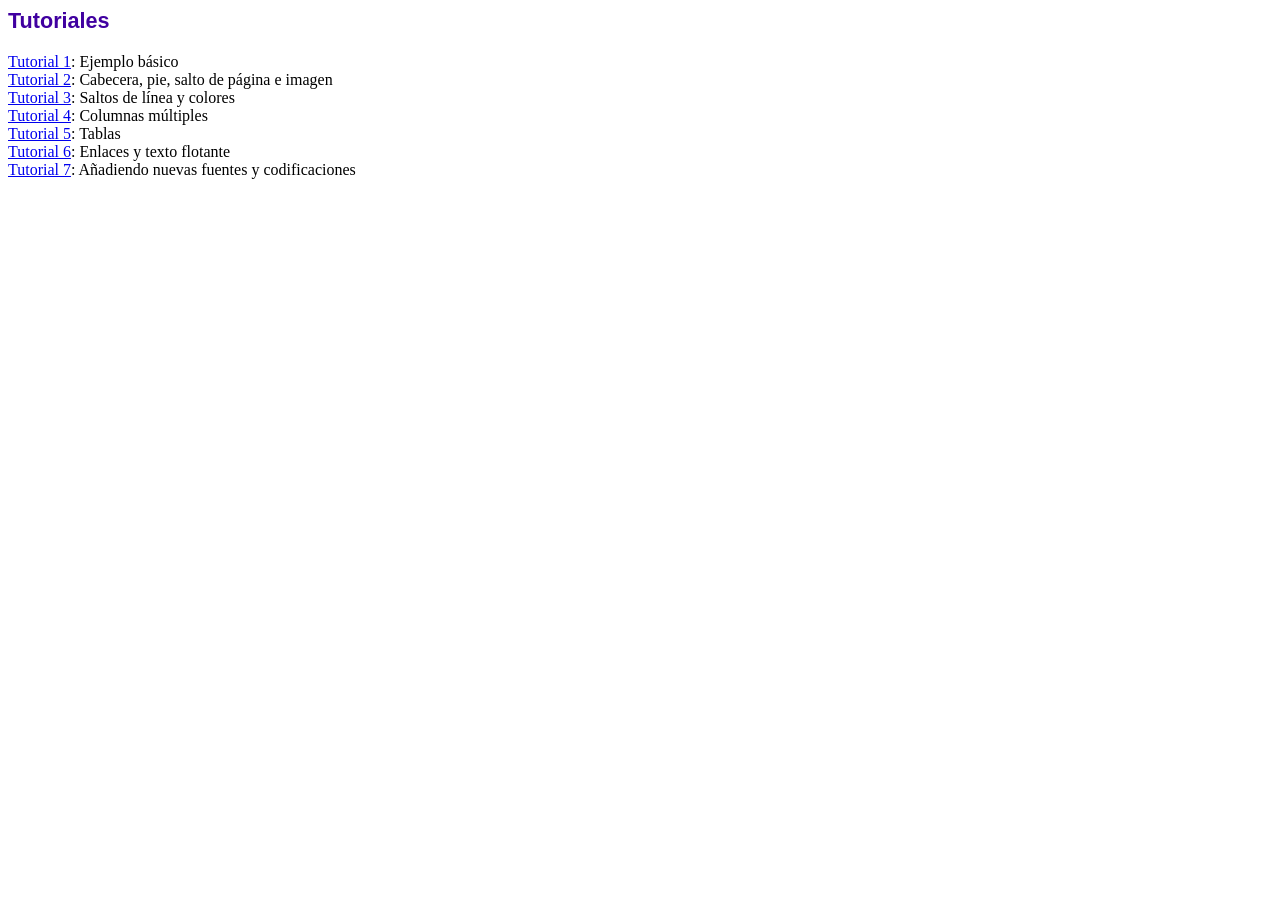
<file: src/FPDF/tutorial/index.htm>
<!DOCTYPE html PUBLIC "-//W3C//DTD HTML 4.01 Transitional//EN">
<html>
<head>
<meta http-equiv="Content-Type" content="text/html; charset=ISO-8859-1">
<title>Tutoriales</title>
<link type="text/css" rel="stylesheet" href="../fpdf.css">
</head>
<body>
<h1>Tutoriales</h1>
<ul style="list-style-type:none; margin-left:0; padding-left:0">
<li><a href="tuto1.htm">Tutorial 1</a>: Ejemplo b�sico</li>
<li><a href="tuto2.htm">Tutorial 2</a>: Cabecera, pie, salto de p�gina e imagen</li>
<li><a href="tuto3.htm">Tutorial 3</a>: Saltos de l�nea y colores</li>
<li><a href="tuto4.htm">Tutorial 4</a>: Columnas m�ltiples</li>
<li><a href="tuto5.htm">Tutorial 5</a>: Tablas</li>
<li><a href="tuto6.htm">Tutorial 6</a>: Enlaces y texto flotante</li>
<li><a href="tuto7.htm">Tutorial 7</a>: A�adiendo nuevas fuentes y codificaciones</li>
</UL>
</body>
</html>
</file>
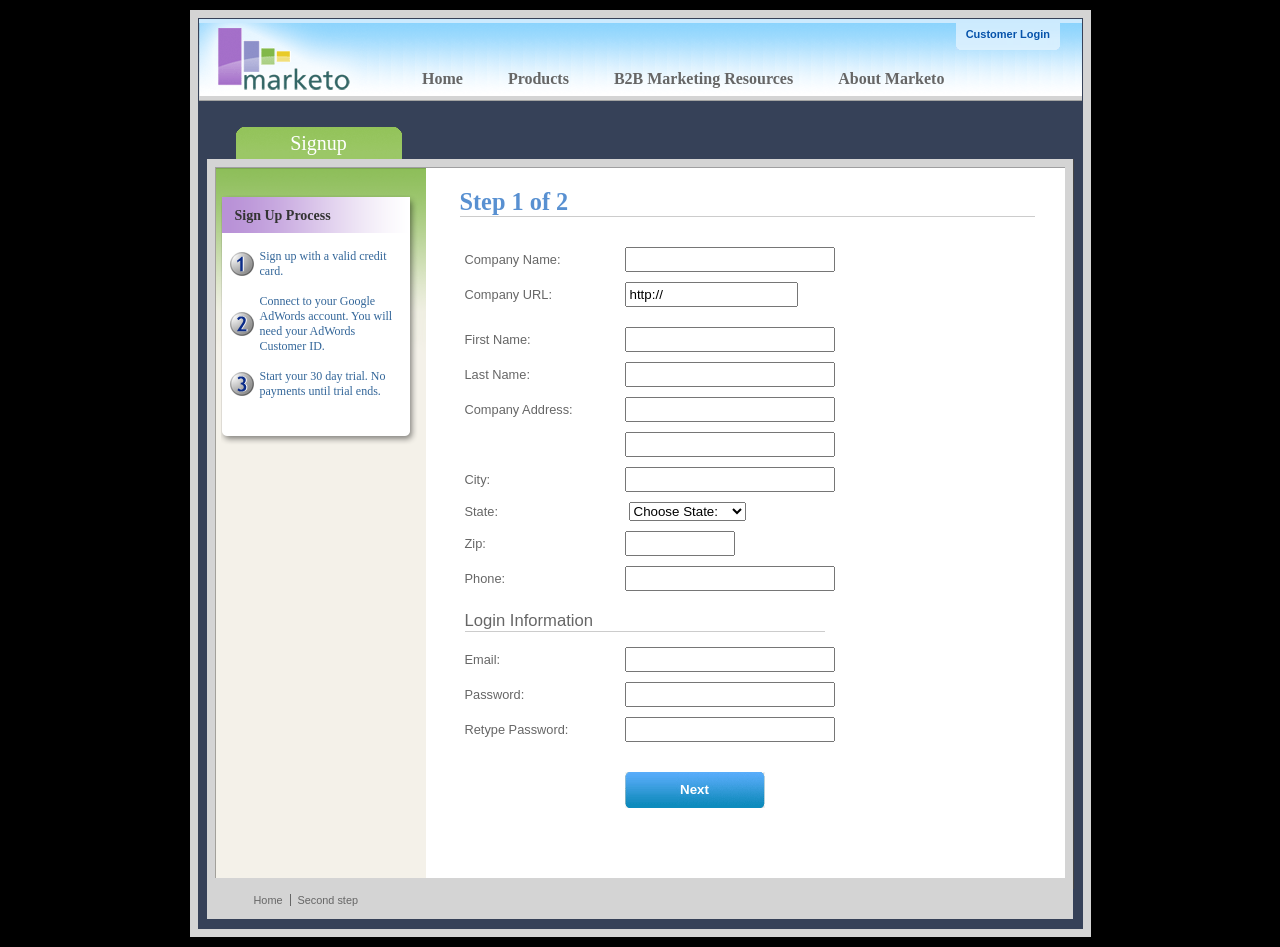
<file: js/jquery-validation/demo/marketo/index.html>
<!DOCTYPE html>
<html lang="en">
<head>
	<meta charset="utf-8">
	<title>Subscription Signup | Marketo</title>
	<script src="../../lib/jquery.js"></script>
	<script src="../../lib/jquery.mockjax.js"></script>
	<script src="../../dist/jquery.validate.js"></script>
	<script src="jquery.maskedinput.js"></script>
	<script src="mktSignup.js"></script>
	<link rel="stylesheet" href="stylesheet.css">
</head>
<body>
<!-- start page wrapper -->
<div id="letterbox">
	<!-- start header container -->
	<div id="header-background">
		<div class="nav-global-container">
			<div class="login">
				<a href="#">
					<span></span>Customer Login</a>
			</div>
			<div class="logo">
				<a href="#">
					<img src="images/logo_marketo.gif" width="168" height="73" alt="Marketo">
				</a>
			</div>
			<div class="nav-global">
				<ul>
					<li>
						<a href="#" class="nav-g01">
							<span></span>Home</a>
					</li>
					<li>
						<a href="#" class="nav-g02">
							<span></span>Products</a>
					</li>
					<li>
						<a href="#" class="nav-g04">
							<span></span>B2B Marketing Resources</a>
					</li>
					<li>
						<a href="#" class="nav-g05">
							<span></span>About Marketo</a>
					</li>
				</ul>
			</div>
		</div>
	</div>
	<!-- end header container -->
	<div class="line-grey-tier"></div>
	<!-- start page container 2 div-->
	<div id="page-container" class="resize">
		<div id="page-content-inner" class="resize">
			<!-- start col-main -->
			<div id="col-main" class="resize" style="">
				<!-- start main content -->
				<div class="main-content resize">
					<div class="action-container" style="display:none;"></div>
					<h1>Step 1 of 2</h1>
					<p>
					</p>
					<br clear="all">
					<div>
						<form id="profileForm" type="actionForm" action="step2.htm" method="get">
							<div class="error" style="display:none;">
								<img src="images/warning.gif" alt="Warning!" width="24" height="24" style="float:left; margin: -5px 10px 0px 0px;">
								<span></span>.
								<br clear="all">
							</div>
							<table cellpadding="0" cellspacing="0" border="0">
								<tr>
									<td class="label">
										<label for="co_name">Company Name:</label>
									</td>
									<td class="field">
										<input id="co_name" class="required" maxlength="40" name="co_name" size="20" type="text" tabindex="1" value="">
									</td>
								</tr>
								<tr>
									<td class="label">
										<label for="co_url">Company URL:</label>
									</td>
									<td class="field">
										<input id="co_url" class="required defaultInvalid url" maxlength="40" name="co_url" style="width:163px" type="text" tabindex="2" value="http://">
									</td>
								</tr>
								<tr>
									<td>
									<td>
								</tr>
								<tr>
									<td class="label">
										<label for="first_name">First Name:</label>
									</td>
									<td class="field">
										<input id="first_name" class="required" maxlength="40" name="first_name" size="20" type="text" tabindex="3" value="">
									</td>
								</tr>
								<tr>
									<td class="label">
										<label for="last_name">Last Name:</label>
									</td>
									<td class="field">
										<input id="last_name" class="required" maxlength="40" name="last_name" size="20" type="text" tabindex="4" value="">
									</td>
								</tr>
								<tr>
									<td class="label">
										<label for="address1">Company Address:</label>
									</td>
									<td class="field">
										<input maxlength="40" class="required" name="address1" size="20" type="text" tabindex="5" value="">
									</td>
								</tr>
								<tr>
									<td class="label"></td>
									<td class="field">
										<input maxlength="40" name="address2" size="20" type="text" tabindex="6" value="">
									</td>
								</tr>
								<tr>
									<td class="label">
										<label for="city">City:</label>
									</td>
									<td class="field">
										<input maxlength="40" class="required" name="city" size="20" type="text" tabindex="7" value="">
									</td>
								</tr>
								<tr>
									<td class="label">
										<label for="state">State:</label>
									</td>
									<td class="field">
										<select id="state" class="required" name="state" style="margin-left: 4px;" tabindex="8">
											<option value="">Choose State:</option>
											<option value="AL">Alabama</option>
											<option value="AK">Alaska</option>
											<option value="AZ">Arizona</option>
											<option value="AR">Arkansas</option>
											<option value="CA">California</option>
											<option value="CO">Colorado</option>
											<option value="CT">Connecticut</option>
											<option value="DE">Delaware</option>
											<option value="FL">Florida</option>
											<option value="GA">Georgia</option>
											<option value="HI">Hawaii</option>
											<option value="ID">Idaho</option>
											<option value="IL">Illinois</option>
											<option value="IN">Indiana</option>
											<option value="IA">Iowa</option>
											<option value="KS">Kansas</option>
											<option value="KY">Kentucky</option>
											<option value="LA">Louisiana</option>
											<option value="ME">Maine</option>
											<option value="MD">Maryland</option>
											<option value="MA">Massachusetts</option>
											<option value="MI">Michigan</option>
											<option value="MN">Minnesota</option>
											<option value="MS">Mississippi</option>
											<option value="MO">Missouri</option>
											<option value="MT">Montana</option>
											<option value="NE">Nebraska</option>
											<option value="NV">Nevada</option>
											<option value="NH">New Hampshire</option>
											<option value="NJ">New Jersey</option>
											<option value="NM">New Mexico</option>
											<option value="NY">New York</option>
											<option value="NC">North Carolina</option>
											<option value="ND">North Dakota</option>
											<option value="OH">Ohio</option>
											<option value="OK">Oklahoma</option>
											<option value="OR">Oregon</option>
											<option value="PA">Pennsylvania</option>
											<option value="RI">Rhode Island</option>
											<option value="SC">South Carolina</option>
											<option value="SD">South Dakota</option>
											<option value="TN">Tennessee</option>
											<option value="TX">Texas</option>
											<option value="UT">Utah</option>
											<option value="VT">Vermont</option>
											<option value="VA">Virginia</option>
											<option value="WA">Washington</option>
											<option value="WV">West Virginia</option>
											<option value="WI">Wisconsin</option>
											<option value="WY">Wyoming</option>
										</select>
									</td>
								</tr>
								<tr>
									<td class="label">
										<label for="zip">Zip:</label>
									</td>
									<td class="field">
										<input maxlength="10" name="zip" style="width: 100px" type="text" class="required zipcode" tabindex="9" value="">
									</td>
								</tr>
								<tr>
									<td class="label">
										<label for="phone">Phone:</label>
									</td>
									<td class="field">
										<input id="phone" maxlength="14" name="phone" type="text" class="required phone" tabindex="10" value="">
									</td>
								</tr>
								<tr>
									<td colspan="2">
										<h2 style="border-bottom: 1px solid #CCCCCC;">Login Information</h2>
									</td>
								</tr>
								<tr>
									<td class="label">
										<label for="email">Email:</label>
									</td>
									<td class="field">
										<input id="email" class="required email" remote="emails.action" maxlength="40" name="email" size="20" type="text" tabindex="11" value="">
									</td>
								</tr>
								<tr>
									<td class="label">
										<label for="password1">Password:</label>
									</td>
									<td class="field">
										<input id="password1" class="required password" maxlength="40" name="password1" size="20" type="password" tabindex="12" value="">
									</td>
								</tr>
								<tr>
									<td class="label">
										<label for="password2">Retype Password:</label>
									</td>
									<td class="field">
										<input id="password2" class="required" equalTo="#password1" maxlength="40" name="password2" size="20" type="password" tabindex="13" value="">
										<div class="formError"></div>
									</td>
								</tr>
								<tr>
									<td></td>
									<td>
										<div class="buttonSubmit">
											<span></span>
											<input class="formButton" type="submit" value="Next" style="width: 140px" tabindex="14">
										</div>
									</td>
								</tr>
							</table>
							<br>
							<br>
						</form>
						<br clear="all">
					</div>
				</div>
				<!-- end main content -->
				<br>
			</div>
			<!-- end col-main -->
			<!-- start left col -->
			<div id="col-left" class="nav-left-back empty resize" style="position: absolute; min-height: 450px;">
				<div class="col-left-header-tab" style="position: absolute;">Signup</div>
				<div class="nav-left"></div>
				<div class="left-nav-callout png" style="top: 15px; margin-bottom: 100px;">
					<img src="images/left-nav-callout-long.png" class="png" alt="">
					<h6>Sign Up Process</h6>
					<a style="background-image: url(images/step1-24.gif); font-weight: normal; text-decoration: none; cursor: default;">Sign up with a valid credit card.</a>
					<a style="background-image: url(images/step2-24.gif); font-weight: normal; text-decoration: none; cursor: default;">Connect to your Google AdWords account.  You will need your AdWords Customer ID.</a>
					<a style="background-image: url(images/step3-24.gif); font-weight: normal; text-decoration: none; cursor: default;">Start your 30 day trial.  No payments until trial ends.</a>
				</div>
				<div class="footerAddress">
					<b>Marketo Inc.</b>
					<br>1710 S. Amphlett Blvd.
					<br>San Mateo, CA 94402 USA
					<br>
				</div>
				<br clear="all">
			</div>
			<!-- end left col -->
		</div>
	</div>
	<!-- end page container 2 divs-->
	<div id="footer-container" align="center">
		<div class="footer">
			<ul>
				<li><a href="..">Home</a>
				</li>
				<li class="line-off"><a href="step2.htm">Second step</a>
				</li>
			</ul>
		</div>
	</div>
	<!-- end page wrapper -->
</div>
</body>
</html>
</file>
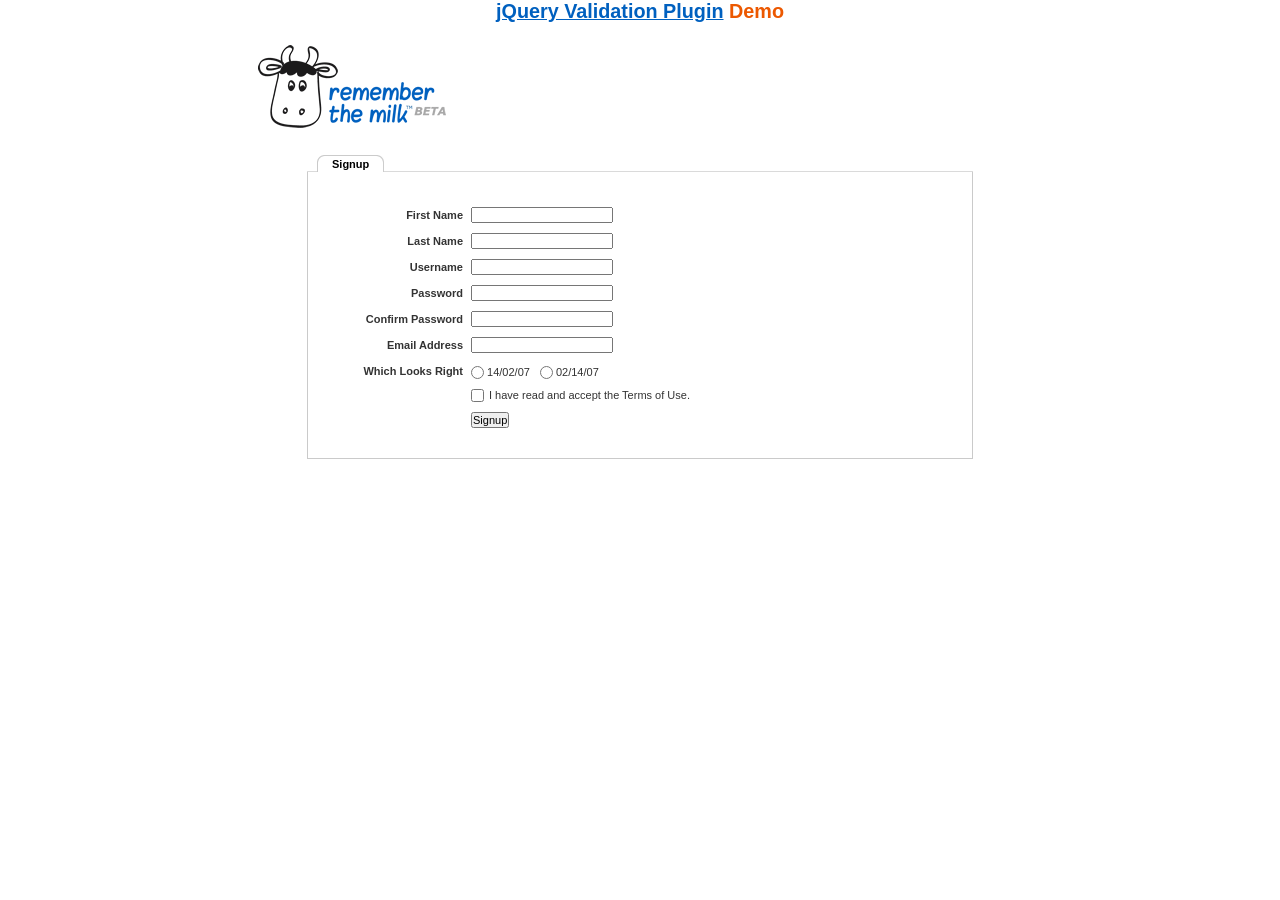
<file: js/jquery-validation/demo/milk/index.html>
<!DOCTYPE html>
<html lang="en">
<head>
	<meta charset="utf-8">
	<title>Remember The Milk signup form - jQuery Validate plugin demo - with friendly permission from the RTM team</title>
	<link rel="stylesheet" href="milk.css">
	<script src="../../lib/jquery.js"></script>
	<script src="../../lib/jquery.mockjax.js"></script>
	<script src="../../dist/jquery.validate.js"></script>
	<script>
	$(document).ready(function() {
		$.mockjax({
			url: "emails.action",
			response: function(settings) {
				var email = settings.data.email,
					emails = ["glen@marketo.com", "george@bush.gov", "me@god.com", "aboutface@cooper.com", "steam@valve.com", "bill@gates.com"];
				this.responseText = "true";
				if ($.inArray(email, emails) !== -1) {
					this.responseText = "false";
				}
			},
			responseTime: 500
		});

		$.mockjax({
			url: "users.action",
			response: function(settings) {
				var user = settings.data.username,
					users = ["asdf", "Peter", "Peter2", "George"];
				this.responseText = "true";
				if ($.inArray(user, users) !== -1) {
					this.responseText = "false";
				}
			},
			responseTime: 500
		});

		// validate signup form on keyup and submit
		var validator = $("#signupform").validate({
			rules: {
				firstname: "required",
				lastname: "required",
				username: {
					required: true,
					minlength: 2,
					remote: "users.action"
				},
				password: {
					required: true,
					minlength: 5
				},
				password_confirm: {
					required: true,
					minlength: 5,
					equalTo: "#password"
				},
				email: {
					required: true,
					email: true,
					remote: "emails.action"
				},
				dateformat: "required",
				terms: "required"
			},
			messages: {
				firstname: "Enter your firstname",
				lastname: "Enter your lastname",
				username: {
					required: "Enter a username",
					minlength: jQuery.validator.format("Enter at least {0} characters"),
					remote: jQuery.validator.format("{0} is already in use")
				},
				password: {
					required: "Provide a password",
					minlength: jQuery.validator.format("Enter at least {0} characters")
				},
				password_confirm: {
					required: "Repeat your password",
					minlength: jQuery.validator.format("Enter at least {0} characters"),
					equalTo: "Enter the same password as above"
				},
				email: {
					required: "Please enter a valid email address",
					minlength: "Please enter a valid email address",
					remote: jQuery.validator.format("{0} is already in use")
				},
				dateformat: "Choose your preferred dateformat",
				terms: " "
			},
			// the errorPlacement has to take the table layout into account
			errorPlacement: function(error, element) {
				if (element.is(":radio"))
					error.appendTo(element.parent().next().next());
				else if (element.is(":checkbox"))
					error.appendTo(element.next());
				else
					error.appendTo(element.parent().next());
			},
			// specifying a submitHandler prevents the default submit, good for the demo
			submitHandler: function() {
				alert("submitted!");
			},
			// set this class to error-labels to indicate valid fields
			success: function(label) {
				// set &nbsp; as text for IE
				label.html("&nbsp;").addClass("checked");
			},
			highlight: function(element, errorClass) {
				$(element).parent().next().find("." + errorClass).removeClass("checked");
			}
		});

		// propose username by combining first- and lastname
		$("#username").focus(function() {
			var firstname = $("#firstname").val();
			var lastname = $("#lastname").val();
			if (firstname && lastname && !this.value) {
				this.value = (firstname + "." + lastname).toLowerCase();
			}
		});
	});
	</script>
</head>
<body>
<h1 id="banner"><a href="http://jqueryvalidation.org/">jQuery Validation Plugin</a> Demo</h1>
<div id="main">
	<div id="content">
		<div id="header">
			<div id="headerlogo">
				<img src="milk.png" alt="Remember The Milk">
			</div>
		</div>
		<div style="clear: both;">
			<div></div>
		</div>
		<div class="content">
			<div id="signupbox">
				<div id="signuptab">
					<ul>
						<li id="signupcurrent"><a href=" ">Signup</a>
						</li>
					</ul>
				</div>
				<div id="signupwrap">
					<form id="signupform" autocomplete="off" method="get" action="">
						<table>
							<tr>
								<td class="label">
									<label id="lfirstname" for="firstname">First Name</label>
								</td>
								<td class="field">
									<input id="firstname" name="firstname" type="text" value="" maxlength="100">
								</td>
								<td class="status"></td>
							</tr>
							<tr>
								<td class="label">
									<label id="llastname" for="lastname">Last Name</label>
								</td>
								<td class="field">
									<input id="lastname" name="lastname" type="text" value="" maxlength="100">
								</td>
								<td class="status"></td>
							</tr>
							<tr>
								<td class="label">
									<label id="lusername" for="username">Username</label>
								</td>
								<td class="field">
									<input id="username" name="username" type="text" value="" maxlength="50">
								</td>
								<td class="status"></td>
							</tr>
							<tr>
								<td class="label">
									<label id="lpassword" for="password">Password</label>
								</td>
								<td class="field">
									<input id="password" name="password" type="password" maxlength="50" value="">
								</td>
								<td class="status"></td>
							</tr>
							<tr>
								<td class="label">
									<label id="lpassword_confirm" for="password_confirm">Confirm Password</label>
								</td>
								<td class="field">
									<input id="password_confirm" name="password_confirm" type="password" maxlength="50" value="">
								</td>
								<td class="status"></td>
							</tr>
							<tr>
								<td class="label">
									<label id="lemail" for="email">Email Address</label>
								</td>
								<td class="field">
									<input id="email" name="email" type="text" value="" maxlength="150">
								</td>
								<td class="status"></td>
							</tr>
							<tr>
								<td class="label">
									<label>Which Looks Right</label>
								</td>
								<td class="field" colspan="2" style="vertical-align: top; padding-top: 2px;">
									<table>
										<tbody>
											<tr>
												<td style="padding-right: 5px;">
													<input id="dateformat_eu" name="dateformat" type="radio" value="0">
													<label id="ldateformat_eu" for="dateformat_eu">14/02/07</label>
												</td>
												<td style="padding-left: 5px;">
													<input id="dateformat_am" name="dateformat" type="radio" value="1">
													<label id="ldateformat_am" for="dateformat_am">02/14/07</label>
												</td>
												<td>
												</td>
											</tr>
										</tbody>
									</table>
								</td>
							</tr>
							<tr>
								<td class="label">&nbsp;</td>
								<td class="field" colspan="2">
									<div id="termswrap">
										<input id="terms" type="checkbox" name="terms">
										<label id="lterms" for="terms">I have read and accept the Terms of Use.</label>
									</div>
									<!-- /termswrap -->
								</td>
							</tr>
							<tr>
								<td class="label">
									<label id="lsignupsubmit" for="signupsubmit">Signup</label>
								</td>
								<td class="field" colspan="2">
									<input id="signupsubmit" name="signup" type="submit" value="Signup">
								</td>
							</tr>
						</table>
					</form>
				</div>
			</div>
		</div>
	</div>
</div>
</body>
</html>
</file>
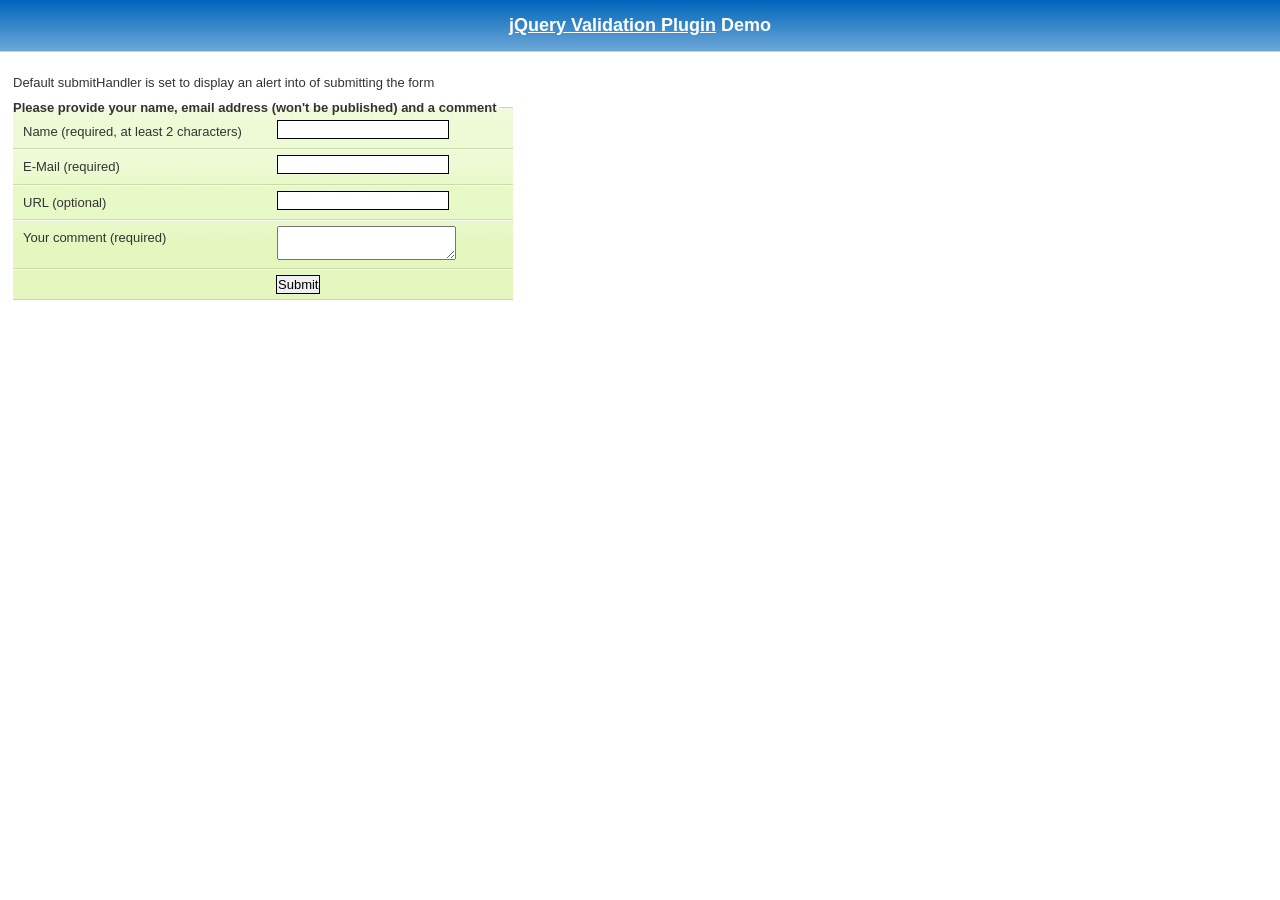
<file: js/jquery-validation/demo/requirejs/index.html>
<!DOCTYPE html>
<html lang="en">
	<head>
		<meta charset="utf-8">
		<title>jQuery validation plug-in - requirejs demo</title>

		<link rel="stylesheet" href="../css/screen.css">

		<style type="text/css">
			#commentForm { width: 500px; }
			#commentForm label { width: 250px; }
			#commentForm label.error, #commentForm input.submit { margin-left: 253px; }
		</style>
</head>
<body>

	<h1 id="banner"><a href="http://jqueryvalidation.org/">jQuery Validation Plugin</a> Demo</h1>
	<div id="main">

		<p>Default submitHandler is set to display an alert into of submitting the form</p>
		<form class="cmxform" id="commentForm" method="get" action="">
			<fieldset>
				<legend>Please provide your name, email address (won't be published) and a comment</legend>
				<p>
					<label for="cname">Name (required, at least 2 characters)</label>
					<input id="cname" name="name" minlength="2" type="text" required>
				</p>
				<p>
					<label for="cemail">E-Mail (required)</label>
					<input id="cemail" type="email" name="email" required>
				</p>
				<p>
					<label for="curl">URL (optional)</label>
					<input id="curl" type="url" name="url">
				</p>
				<p>
					<label for="ccomment">Your comment (required)</label>
					<textarea id="ccomment" name="comment" required></textarea>
				</p>
				<p>
					<input class="submit" type="submit" value="Submit">
				</p>
			</fieldset>
		</form>

		<script>
		var require = {
			paths: {
				"jquery": "../../lib/jquery-1.11.1"
			}
		};
		</script>
		<script src="../../lib/require.js" data-main="app.js"></script>
	</div>
</body>
</html>
</file>
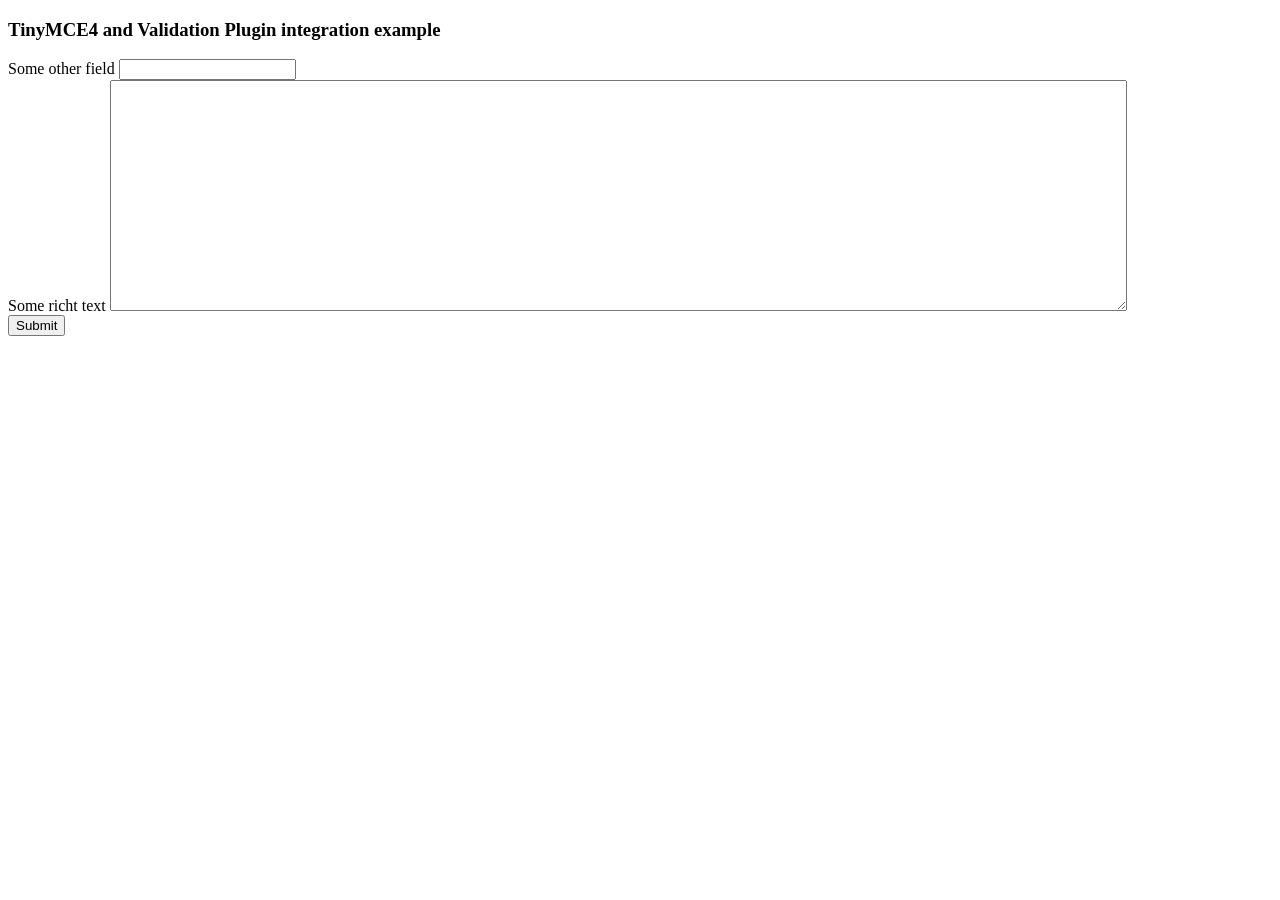
<file: js/jquery-validation/demo/tinymce4/index.html>
<!doctype html>
<html lang="en">
<head>
	<meta charset="utf-8">
	<title>jQuery Validation plugin: integration with TinyMCE</title>
	<script src="../../lib/jquery.js"></script>
	<script src="../../dist/jquery.validate.js"></script>
	<script src="//tinymce.cachefly.net/4.1/tinymce.min.js"></script>
	<script>
	tinymce.init({
		mode: "textareas",

		setup: function(editor) {
			editor.on('change', function(e) {
				tinymce.triggerSave();
				$("#" + editor.id).valid();
			});
		}

	});
	$(function() {
		var validator = $("#myform").submit(function() {
			// update underlying textarea before submit validation
			tinyMCE.triggerSave();
		}).validate({
			ignore: "",
			rules: {
				title: "required",
				content: "required"
			},
			errorPlacement: function(label, element) {
				// position error label after generated textarea
				if (element.is("textarea")) {
					label.insertAfter(element.next());
				} else {
					label.insertAfter(element)
				}
			}
		});
		validator.focusInvalid = function() {
			// put focus on tinymce on submit validation
			if (this.settings.focusInvalid) {
				try {
					var toFocus = $(this.findLastActive() || this.errorList.length && this.errorList[0].element || []);
					if (toFocus.is("textarea")) {
						tinyMCE.get(toFocus.attr("id")).focus();
					} else {
						toFocus.filter(":visible").focus();
					}
				} catch (e) {
					// ignore IE throwing errors when focusing hidden elements
				}
			}
		}
	})
	</script>
	<!-- /TinyMCE -->
</head>
<body>
<form id="myform" action="">
	<h3>TinyMCE4 and Validation Plugin integration example</h3>
	<label>Some other field</label>
	<input name="title">
	<br>
	<label>Some richt text</label>
	<textarea id="content" name="content" rows="15" cols="80" style="width: 80%"></textarea>
	<br>
	<input type="submit" name="save" value="Submit">
</form>
</body>
</html>
</file>
<file: js/css-toggle-switch-source/css/base.css>
/* ============================================================
  RESET
============================================================ */
html, body, div, span, applet, object, iframe,
h1, h2, h3, h4, h5, h6, p, blockquote, pre,
a, abbr, acronym, address, big, cite, code,
del, dfn, em, font, img, ins, kbd, q, s, samp,
small, strike, strong, sub, sup, tt, var,
b, u, i, center,
dl, dt, dd, ol, ul, li,
fieldset, form, label, legend,
table, caption, tbody, tfoot, thead, tr, th, td {
  background: transparent;
  border: 0;
  margin: 0;
  padding: 0;
  vertical-align: baseline;
}

body {
  line-height: 1;
}

h1, h2, h3, h4, h5, h6 {
  clear: both;
  font-weight: normal;
}

ol, ul {
  list-style: none;
}

blockquote {
  quotes: none;
}

blockquote:before, blockquote:after {
  content: '';
  content: none;
}

del {
  text-decoration: line-through;
}

/* tables still need 'cellspacing="0"' in the markup */
table {
  border-collapse: collapse;
  border-spacing: 0;
}

a img {
  border: none;
}

/* ============================================================
  GLOBALS
============================================================ */
*,
*:before,
*:after {
  -webkit-box-sizing: border-box;
  -moz-box-sizing: border-box;
  box-sizing: border-box;
}

body {
  background-color: #dc8c96;
  color: #505050;
  font-family: "Ubuntu", sans-serif;
  font-weight: 300;
  font-size: 16px;
  line-height: 1.8;
}

/* Headings */
h1, h2, h3, h4, h5, h6 {
  line-height: 1;
  font-weight: 400;
  font-family: "Roboto Slab", serif;
}

a {
  text-decoration: none;
  color: #dc8c96;
}

a:hover {
  color: #ca5160;
}

/* clear floated divs */
.clearfix:after {
  content: "";
  display: table;
  clear: both;
}

/* ============================================================
  TEMPLATE
============================================================ */
#wrapper {
  width: 100%;
  margin: 0 auto;
}

#main {
  background-color: #fff;
  padding: 30px 0;
}

.container {
  width: 100%;
  max-width: 1000px;
  margin: 0 auto;
  padding: 0 30px;
}

/* ============================================================
  INFO BAR
============================================================ */
.info-bar {
  background-color: #ca5160;
  text-align: center;
}
.info-bar a.icon {
  margin: 0 5px;
  padding: 10px 0;
  color: #fff;
  font-size: 20px;
  position: relative;
}
.info-bar a.icon[data-title]:hover:after {
  position: absolute;
  top: 100%;
  left: 0;
  z-index: 20px;
  content: attr(data-title);
  padding: 5px 10px;
  background-color: #ca5160;
  font-family: "Ubuntu", sans-serif;
  color: #fff;
  font-size: 12px;
  white-space: nowrap;
}

/* ============================================================
  HEADER
============================================================ */
header .branding {
  padding: 30px 0;
  background-color: #dc8c96;
}
header .branding .container {
  padding: 0 30px 0 90px;
}
header .social {
  float: left;
  width: 100%;
  height: 60px;
  text-align: right;
  line-height: 60px;
}
header .social a {
  display: inline-block;
  text-indent: -9999px;
  font-size: 0;
  margin: 15px 0;
  width: 30px;
  height: 30px;
  background-size: 30px 30px;
  margin-left: 5px;
  background-image: url("../img/core/social-light.png");
  background-image: url("../img/core/social-light.svg"), none;
  background-size: 180px 30px;
}
header .social a.fb {
  background-position: 0 0;
}
header .social a.twitter {
  background-position: -30px 0;
}
header .social a.googleplus {
  background-position: -60px 0;
}
header .social a.rss {
  background-position: -90px 0;
}
header .social a.email {
  background-position: -120px 0;
}
header .social a.search {
  background-position: -150px 0;
}
header .social a:hover {
  opacity: 0.4;
}
header .logo {
  float: left;
  width: 60px;
  height: 60px;
  margin-left: -60px;
}
header .site-title {
  background-color: #ca5160;
  padding: 10px 30px;
  text-align: center;
}
header .site-title h1 {
  margin: 0;
  padding: 0;
  color: #fff;
  font-size: 12px;
}

/* ============================================================
  FOOTER
============================================================ */
footer {
  padding: 30px 0;
}
footer .container {
  padding: 0 30px;
}
footer aside {
  width: 33.3333%;
  float: left;
}
footer aside.logo {
  text-align: right;
}
footer ul {
  list-style-type: none;
  margin: 0;
  padding: 0;
}
footer ul a {
  color: #fff;
}
footer ul a:hover {
  color: #f4dadd;
}
footer .copyright {
  margin-top: 30px;
  text-align: center;
}
footer .copyright span {
  color: #fff;
}
footer .copyright a {
  color: #f4dadd;
}

/* ============================================================
  FUSION ADS
============================================================ */
#fusionads {
  position: fixed;
  top: 10px;
  right: 10px;
  z-index: 20;
  padding: 20px;
  background: rgba(255, 255, 255, 0.95);
  font-size: 12px;
  line-height: 1.2;
  -webkit-box-shadow: -2px 2px 4px rgba(0, 0, 0, 0.1);
  -moz-box-shadow: -2px 2px 4px rgba(0, 0, 0, 0.1);
  box-shadow: -2px 2px 4px rgba(0, 0, 0, 0.1);
}
#fusionads .fusion-wrap {
  display: block;
  margin: 0 auto 10px auto;
  width: 130px;
}
#fusionads a.fusion-text {
  display: block;
  color: #646464;
}
#fusionads a.fusion-img {
  display: block;
  margin-bottom: 10px;
  width: 130px;
  height: 100px;
  background-color: #fff;
}
#fusionads a.fusion-img img {
  display: block;
  margin: 0 0 10px 0;
}
#fusionads a.fusion-poweredby {
  color: #ff3c50;
}

#close-fusionad {
  position: fixed;
  top: 10px;
  right: 10px;
  z-index: 30;
  width: 20px;
  height: 20px;
  background-color: #505050;
  text-align: center;
  line-height: 20px;
  color: #fff;
  font-size: 12px;
  font-weight: 700;
}

/* ============================================================
  MEDIA QUERIES
============================================================ */
@media all and (max-width: 960px) {
  /* footer */
  footer aside {
    width: 100%;
    float: none;
    margin-bottom: 15px;
  }
  footer aside:last-child {
    margin-bottom: 0;
  }
  footer aside.logo {
    text-align: center;
  }
  footer ul {
    text-align: center;
  }
  footer ul li {
    display: inline-block;
  }
  footer ul li:after {
    content: "\2022";
  }
  footer ul li:last-child:after {
    content: none;
  }
  footer ul li a {
    margin: 0 10px;
  }
}
@media all and (max-width: 400px) {
  header .branding {
    padding: 15px 0;
  }
  header .branding .container {
    padding: 0 30px;
  }
  header .social {
    float: none;
    width: 100%;
    text-align: center;
    line-height: 30px;
    height: 30px;
  }
  header .social a {
    margin: 0 5px;
  }
  header .logo {
    float: none;
    margin: 0 auto;
    margin-bottom: 15px;
  }
}
</file>
<file: js/css-toggle-switch-source/css/style.css>
/* ============================================================
  COMMON
============================================================ */
#wrapper {
  min-width: 600px;
}

.settings {
  display: table;
  width: 100%;
}
.settings .row {
  display: table-row;
}
.settings .question,
.settings .switch {
  display: table-cell;
  vertical-align: middle;
  padding: 10px;
}
.settings .question {
  width: 600px;
  font-family: "Roboto Slab", serif;
  font-size: 20px;
}

/* ============================================================
  COMMON
============================================================ */
.cmn-toggle {
  position: absolute;
  margin-left: -9999px;
  visibility: hidden;
}
.cmn-toggle + label {
  display: block;
  position: relative;
  cursor: pointer;
  outline: none;
  -webkit-user-select: none;
  -moz-user-select: none;
  -ms-user-select: none;
  user-select: none;
}

/* ============================================================
  SWITCH 1 - ROUND
============================================================ */
input.cmn-toggle-round + label {
  padding: 2px;
  width: 120px;
  height: 60px;
  background-color: #dddddd;
  -webkit-border-radius: 60px;
  -moz-border-radius: 60px;
  -ms-border-radius: 60px;
  -o-border-radius: 60px;
  border-radius: 60px;
}
input.cmn-toggle-round + label:before, input.cmn-toggle-round + label:after {
  display: block;
  position: absolute;
  top: 1px;
  left: 1px;
  bottom: 1px;
  content: "";
}
input.cmn-toggle-round + label:before {
  right: 1px;
  background-color: #f1f1f1;
  -webkit-border-radius: 60px;
  -moz-border-radius: 60px;
  -ms-border-radius: 60px;
  -o-border-radius: 60px;
  border-radius: 60px;
  -webkit-transition: background 0.4s;
  -moz-transition: background 0.4s;
  -o-transition: background 0.4s;
  transition: background 0.4s;
}
input.cmn-toggle-round + label:after {
  width: 58px;
  background-color: #fff;
  -webkit-border-radius: 100%;
  -moz-border-radius: 100%;
  -ms-border-radius: 100%;
  -o-border-radius: 100%;
  border-radius: 100%;
  -webkit-box-shadow: 0 2px 5px rgba(0, 0, 0, 0.3);
  -moz-box-shadow: 0 2px 5px rgba(0, 0, 0, 0.3);
  box-shadow: 0 2px 5px rgba(0, 0, 0, 0.3);
  -webkit-transition: margin 0.4s;
  -moz-transition: margin 0.4s;
  -o-transition: margin 0.4s;
  transition: margin 0.4s;
}
input.cmn-toggle-round:checked + label:before {
  background-color: #8ce196;
}
input.cmn-toggle-round:checked + label:after {
  margin-left: 60px;
}

/* ============================================================
  SWITCH 2 - ROUND FLAT
============================================================ */
input.cmn-toggle-round-flat + label {
  padding: 2px;
  width: 120px;
  height: 60px;
  background-color: #dddddd;
  -webkit-border-radius: 60px;
  -moz-border-radius: 60px;
  -ms-border-radius: 60px;
  -o-border-radius: 60px;
  border-radius: 60px;
  -webkit-transition: background 0.4s;
  -moz-transition: background 0.4s;
  -o-transition: background 0.4s;
  transition: background 0.4s;
}
input.cmn-toggle-round-flat + label:before, input.cmn-toggle-round-flat + label:after {
  display: block;
  position: absolute;
  content: "";
}
input.cmn-toggle-round-flat + label:before {
  top: 2px;
  left: 2px;
  bottom: 2px;
  right: 2px;
  background-color: #fff;
  -webkit-border-radius: 60px;
  -moz-border-radius: 60px;
  -ms-border-radius: 60px;
  -o-border-radius: 60px;
  border-radius: 60px;
  -webkit-transition: background 0.4s;
  -moz-transition: background 0.4s;
  -o-transition: background 0.4s;
  transition: background 0.4s;
}
input.cmn-toggle-round-flat + label:after {
  top: 4px;
  left: 4px;
  bottom: 4px;
  width: 52px;
  background-color: #dddddd;
  -webkit-border-radius: 52px;
  -moz-border-radius: 52px;
  -ms-border-radius: 52px;
  -o-border-radius: 52px;
  border-radius: 52px;
  -webkit-transition: margin 0.4s, background 0.4s;
  -moz-transition: margin 0.4s, background 0.4s;
  -o-transition: margin 0.4s, background 0.4s;
  transition: margin 0.4s, background 0.4s;
}
input.cmn-toggle-round-flat:checked + label {
  background-color: #8ce196;
}
input.cmn-toggle-round-flat:checked + label:after {
  margin-left: 60px;
  background-color: #8ce196;
}

/* ============================================================
  SWITCH 3 - YES NO
============================================================ */
input.cmn-toggle-yes-no + label {
  /*padding: 2px;*/
  width: 90px;
  height: 30px;
}
input.cmn-toggle-yes-no + label:before, input.cmn-toggle-yes-no + label:after {
  display: block;
  position: absolute;
  top: 0;
  left: 0;
  bottom: 0;
  right: 0;
  color: #fff;
  /*font-family: "Roboto Slab", serif;*/
  font-family: tahoma;
  font-size: 20px;
  text-align: center;
  /*line-height: 60px;*/
}
input.cmn-toggle-yes-no + label:before {
  background-color: #dddddd;
  content: attr(data-off);
  -webkit-transition: -webkit-transform 0.5s;
  -moz-transition: -moz-transform 0.5s;
  -o-transition: -o-transform 0.5s;
  transition: transform 0.5s;
  -webkit-backface-visibility: hidden;
  -moz-backface-visibility: hidden;
  -ms-backface-visibility: hidden;
  -o-backface-visibility: hidden;
  backface-visibility: hidden;
}
input.cmn-toggle-yes-no + label:after {
  /*background-color: #8ce196;*/
  background-color: #22e11b;
  content: attr(data-on);
  -webkit-transition: -webkit-transform 0.5s;
  -moz-transition: -moz-transform 0.5s;
  -o-transition: -o-transform 0.5s;
  transition: transform 0.5s;
  -webkit-transform: rotateY(180deg);
  -moz-transform: rotateY(180deg);
  -ms-transform: rotateY(180deg);
  -o-transform: rotateY(180deg);
  transform: rotateY(180deg);
  -webkit-backface-visibility: hidden;
  -moz-backface-visibility: hidden;
  -ms-backface-visibility: hidden;
  -o-backface-visibility: hidden;
  backface-visibility: hidden;
}
input.cmn-toggle-yes-no:checked + label:before {
  -webkit-transform: rotateY(180deg);
  -moz-transform: rotateY(180deg);
  -ms-transform: rotateY(180deg);
  -o-transform: rotateY(180deg);
  transform: rotateY(180deg);
}
input.cmn-toggle-yes-no:checked + label:after {
  -webkit-transform: rotateY(0);
  -moz-transform: rotateY(0);
  -ms-transform: rotateY(0);
  -o-transform: rotateY(0);
  transform: rotateY(0);
}
</file>
<file: js/sweetalert-master/example/example.css>
@import url(http://fonts.googleapis.com/css?family=Open+Sans:400,600,700,300);
@import url(http://fonts.googleapis.com/css?family=Open+Sans+Condensed:700);
body {
  background-color: #f2f4f6;
  font-family: 'Open Sans', sans-serif;
  text-align: center; }

h1 {
  background-image: url("images/logo_big.png");
  background-image: -webkit-image-set(url("images/logo_big.png") 1x, url("images/logo_big@2x.png") 2x);
  width: 385px;
  height: 81px;
  text-indent: -9999px;
  white-space: nowrap;
  margin: 50px auto; }
  @media all and (max-width: 420px) {
    h1 {
      width: 300px;
      background-size: contain;
      background-repeat: no-repeat;
      background-position: center; } }
  @media all and (max-width: 330px) {
    h1 {
      width: 250px; } }

h2 {
  font-size: 20px;
  color: #A9B2BC;
  line-height: 25px;
  text-transform: uppercase;
  font-weight: 300;
  text-align: center;
  display: block; }

h3 {
  font-size: 28px;
  color: #C7CCD1;
  text-transform: uppercase;
  font-family: 'Open Sans Condensed', sans-serif;
  margin-top: 100px;
  text-align: center;
  position: relative; }
  h3#download-section {
    margin-top: 50px;
    padding-top: 40px; }
  h3::after {
    content: "";
    background-color: #e2e5e8;
    height: 4px;
    width: 700px;
    left: 50%;
    margin-left: -350px;
    position: absolute;
    margin-top: -50px;
    border-radius: 2px; }
    @media all and (max-width: 740px) {
      h3::after {
        width: auto;
        left: 20px;
        right: 20px;
        margin-left: 0; } }

a {
  text-decoration: none; }

p {
  max-width: 826px;
  margin: 30px auto;
  font-size: 17px;
  font-weight: 300;
  color: #848D94;
  line-height: 25px;
  text-align: left; }
  p.center {
    text-align: center; }
  p strong {
    color: #8A8F94;
    font-weight: 600; }
  p a {
    color: #9ECADF;
    font-weight: 600; }
    p a:hover {
      text-decoration: underline; }
    p a.twitter {
      color: #5eaade; }
    p a.dribbble {
      color: #f26798; }
    p a.github {
      color: #323131; }

button, .button {
  background-color: #AEDEF4;
  color: white;
  border: none;
  box-shadow: none;
  font-size: 17px;
  font-weight: 500;
  font-weight: 600;
  border-radius: 3px;
  padding: 15px 35px;
  margin: 26px 5px 0 5px;
  cursor: pointer; }
  button:focus, .button:focus {
    outline: none; }
  button:hover, .button:hover {
    background-color: #a1d9f2; }
  button:active, .button:active {
    background-color: #81ccee; }
  button.cancel, .button.cancel {
    background-color: #D0D0D0; }
    button.cancel:hover, .button.cancel:hover {
      background-color: #c8c8c8; }
    button.cancel:active, .button.cancel:active {
      background-color: #b6b6b6; }
  button.download, .button.download {
    position: fixed;
    right: 30px;
    top: 0;
    background-color: rgba(255, 255, 255, 0.9);
    color: #ABCADA;
    font-weight: 500;
    text-transform: uppercase;
    z-index: 3; }
    @media all and (max-width: 1278px) {
      button.download, .button.download {
        display: none; } }

.center-container {
  max-width: 700px;
  margin: 70px auto; }

pre {
  background-color: #49483e;
  color: #f8f8f2;
  padding: 10px;
  border-radius: 5px;
  white-space: pre-line;
  text-align: left;
  font-size: 14px;
  max-width: 600px; }
  pre .str {
    color: #e6db74; }
  pre .func {
    color: #66d9ef; }
  pre .val {
    color: #a381ff; }
  pre .tag {
    color: #e92772; }
  pre .attr {
    color: #a6e22d; }
  pre .arg {
    color: #fd9720; }

.showcase {
  background-color: #eceef0;
  padding: 20px;
  display: inline-block;
  width: 383px;
  vertical-align: top;
  position: relative; }
  @media all and (max-width: 865px) {
    .showcase {
      margin: 5px auto;
      padding: 46px 20px; } }
  @media all and (max-width: 440px) {
    .showcase {
      width: auto; } }
  .showcase h4 {
    font-size: 16px;
    color: #BCBCBC;
    line-height: 22px;
    margin: 0 auto;
    font-weight: 400; }
  .showcase.sweet h4 {
    width: 117px;
    height: 25px;
    margin-top: -3px;
    text-indent: -9999px;
    background-image: url("images/logo_small.png");
    background-image: -webkit-image-set(url("images/logo_small.png") 1x, url("images/logo_small@2x.png") 2x); }
  .showcase h5 {
    margin-bottom: -7px;
    text-align: left;
    font-weight: 500;
    text-transform: uppercase;
    color: #c2c2c2; }
  .showcase button {
    margin-bottom: 10px; }
  .showcase .vs-icon {
    background-image: url("images/vs_icon.png");
    background-image: -webkit-image-set(url("images/vs_icon.png") 1x, url("images/vs_icon@2x.png") 2x);
    width: 69px;
    height: 69px;
    position: absolute;
    right: -34px;
    top: 60px;
    z-index: 2; }
    @media all and (max-width: 865px) {
      .showcase .vs-icon {
        margin: 5px auto;
        right: auto;
        left: 50%;
        margin-left: -35px;
        top: auto;
        bottom: -35px; } }

ul.examples {
  list-style-type: none;
  width: 700px;
  margin: 0 auto;
  text-align: left;
  padding-left: 0; }
  @media all and (max-width: 758px) {
    ul.examples {
      width: auto; } }
  ul.examples li {
    padding-left: 0; }
  ul.examples .ui, ul.examples pre {
    display: inline-block;
    vertical-align: top; }
    @media all and (max-width: 758px) {
      ul.examples .ui, ul.examples pre {
        display: block;
        max-width: none;
        margin: 0 auto; } }
  ul.examples .ui {
    width: 300px;
    text-align: center; }
    ul.examples .ui button {
      margin-top: 12px; }
    ul.examples .ui p {
      text-align: center;
      margin-bottom: 0; }
  ul.examples pre {
    max-width: 370px;
    margin-top: 67px; }
    @media all and (max-width: 758px) {
      ul.examples pre {
        margin-top: 16px !important;
        margin-bottom: 60px; } }
  ul.examples .warning pre {
    margin-top: 93px; }

ol {
  max-width: 700px;
  margin: 70px auto;
  list-style-position: inside;
  padding-left: 0; }
  ol li {
    color: #A7ADB2; }
    ol li p {
      margin-bottom: 10px; }

table {
  width: 700px;
  font-size: 14px;
  color: #8a8f94;
  margin: 10px auto;
  text-align: left;
  border-collapse: collapse; }
  @media all and (max-width: 750px) {
    table {
      width: auto;
      margin: 10px 20px; } }
  table th {
    background-color: white;
    padding: 9px;
    color: #acb9be;
    font-weight: 400;
    text-align: center;
    position: relative; }
    table th .border-left, table th .border-right {
      position: absolute;
      background-color: white;
      border-radius: 50%;
      top: 0;
      left: -17px;
      width: 37px;
      height: 37px; }
    table th .border-right {
      left: auto;
      right: -17px; }
    @media all and (max-width: 750px) {
      table th:nth-child(2) {
        display: none; } }
  table td {
    padding: 10px 20px;
    vertical-align: top; }
    table td:first-child {
      padding-left: 0px; }
    table td:last-child {
      padding-right: 0px; }
    @media all and (max-width: 750px) {
      table td:nth-child(2) {
        display: none; } }
    @media all and (max-width: 360px) {
      table td {
        padding: 10px 4px; }
        table td b {
          font-size: 13px; } }

footer {
  margin-top: 100px;
  padding-bottom: 30px;
  color: #9A999F;
  display: inline-block;
  position: relative;
  color: gray;
  font-weight: 400;
  color: #93a1aa;
  font-weight: 300; }
  footer .te-logo {
    text-indent: -99999px;
    background-size: contain;
    background-repeat: no-repeat;
    background-position: center center;
    height: 16px;
    width: 16px;
    display: inline-block;
    margin-right: 5px;
    background-image: url("images/te-logo-small.svg");
    position: absolute;
    left: -22px;
    top: 3px; }

.sweet-alert.twitter {
  font-family: "Helvetica Neue", Helvetica, Arial, sans-serif;
  padding: 15px;
  padding-top: 55px;
  text-align: right;
  border-radius: 6px;
  box-shadow: 0px 0px 0px 1px rgba(0, 0, 0, 0.11), 0px 6px 30px rgba(0, 0, 0, 0.14); }
  .sweet-alert.twitter ~ .sweet-overlay {
    background: rgba(41, 47, 51, 0.9); }
  .sweet-alert.twitter h2 {
    position: absolute;
    top: 0;
    left: 0;
    right: 0;
    height: 40px;
    line-height: 40px;
    font-size: 16px;
    font-weight: 400;
    color: #8899a6;
    margin: 0;
    color: #66757f;
    border-bottom: 1px solid #e1e8ed; }
  .sweet-alert.twitter p {
    display: block;
    text-align: center;
    color: #66757f;
    font-weight: 400;
    font-size: 13px;
    margin-top: 7px; }
  .sweet-alert.twitter .sa-button-container {
    background-color: #f5f8fa;
    border-top: 1px solid #e1e8ed;
    box-shadow: 0px -1px 0px white;
    margin: -15px;
    margin-top: 0; }
  .sweet-alert.twitter[data-has-confirm-button=false][data-has-cancel-button=false] {
    padding-bottom: 10px; }
    .sweet-alert.twitter[data-has-confirm-button=false][data-has-cancel-button=false] .sa-button-container {
      display: none; }
  .sweet-alert.twitter button {
    border-radius: 2px;
    box-shadow: none !important;
    text-shadow: 0px -1px 0px rgba(0, 0, 0, 0.3);
    margin: 17px 0px;
    border-radius: 4px;
    font-size: 14px;
    font-weight: 600;
    padding: 8px 16px;
    position: relative; }
    .sweet-alert.twitter button:focus, .sweet-alert.twitter button.cancel:focus {
      box-shadow: none !important; }
      .sweet-alert.twitter button:focus::before, .sweet-alert.twitter button.cancel:focus::before {
        content: "";
        position: absolute;
        left: -5px;
        top: -5px;
        right: -5px;
        bottom: -5px;
        border: 2px solid #a5b0b4;
        border-radius: 8px; }
    .sweet-alert.twitter button.confirm {
      background-color: #55acee !important;
      background-image: linear-gradient(transparent, rgba(0, 0, 0, 0.05));
      -ms-filter: "progid:DXImageTransform.Microsoft.gradient(startColorstr=#00000000, endColorstr=#0C000000)";
      border: 1px solid #3b88c3;
      box-shadow: inset 0 1px 0 rgba(255, 255, 255, 0.15);
      margin-right: 15px; }
      .sweet-alert.twitter button.confirm:hover {
        background-color: #55acee;
        background-image: linear-gradient(transparent, rgba(0, 0, 0, 0.15));
        -ms-filter: "progid:DXImageTransform.Microsoft.gradient(startColorstr=#00000000, endColorstr=#26000000)";
        border-color: #3b88c3; }
    .sweet-alert.twitter button.cancel {
      color: #66757e;
      background-color: #f5f8fa;
      background-image: linear-gradient(#fff, #f5f8fa);
      text-shadow: 0px -1px 0px white;
      margin-right: 9px;
      border: 1px solid #e1e8ed; }
      .sweet-alert.twitter button.cancel:hover, .sweet-alert.twitter button.cancel:focus:hover {
        background-color: #e1e8ed;
        background-image: linear-gradient(#fff, #e1e8ed);
        -ms-filter: "progid:DXImageTransform.Microsoft.gradient(enabled=false)";
        border-color: #e1e8ed; }
      .sweet-alert.twitter button.cancel:focus {
        background: #fff;
        border-color: #fff; }
  .sweet-alert.twitter .sa-icon {
    transform: scale(0.72);
    margin-bottom: -2px;
    margin-top: -10px; }
  .sweet-alert.twitter input {
    border: 1px solid #e1e8ed;
    border-radius: 3px;
    padding: 10px 7px;
    height: auto;
    box-shadow: none;
    font-size: 13px;
    margin: 10px 0; }
    .sweet-alert.twitter input:focus {
      border-color: #94A1A6;
      box-shadow: inset 0 0 0 1px rgba(77, 99, 107, 0.7); }
  .sweet-alert.twitter fieldset .sa-input-error {
    display: none; }
  .sweet-alert.twitter .sa-error-container {
    text-align: center;
    border: none;
    background-color: #fbedc0;
    margin-bottom: 6px; }
    .sweet-alert.twitter .sa-error-container.show {
      border: 1px solid #f0e1b9; }
    .sweet-alert.twitter .sa-error-container .icon {
      display: none; }
    .sweet-alert.twitter .sa-error-container p {
      color: #292f33;
      font-weight: 600;
      margin-top: 0; }
</file>
<file: js/sweetalert-master/dist/sweetalert.css>
body.stop-scrolling {
  height: 100%;
  overflow: hidden; }

.sweet-overlay {
  background-color: black;
  /* IE8 */
  -ms-filter: "progid:DXImageTransform.Microsoft.Alpha(Opacity=40)";
  /* IE8 */
  background-color: rgba(0, 0, 0, 0.4);
  position: fixed;
  left: 0;
  right: 0;
  top: 0;
  bottom: 0;
  display: none;
  z-index: 10000; }

.sweet-alert {
  background-color: white;
  font-family: 'Open Sans', 'Helvetica Neue', Helvetica, Arial, sans-serif;
  width: 478px;
  padding: 17px;
  border-radius: 5px;
  text-align: center;
  position: fixed;
  left: 50%;
  top: 50%;
  margin-left: -256px;
  margin-top: -200px;
  overflow: hidden;
  display: none;
  z-index: 99999; }
  @media all and (max-width: 540px) {
    .sweet-alert {
      width: auto;
      margin-left: 0;
      margin-right: 0;
      left: 15px;
      right: 15px; } }
  .sweet-alert h2 {
    color: #575757;
    font-size: 30px;
    text-align: center;
    font-weight: 600;
    text-transform: none;
    position: relative;
    margin: 25px 0;
    padding: 0;
    line-height: 40px;
    display: block; }
  .sweet-alert p {
    color: #797979;
    font-size: 16px;
    text-align: center;
    font-weight: 300;
    position: relative;
    text-align: inherit;
    float: none;
    margin: 0;
    padding: 0;
    line-height: normal; }
  .sweet-alert fieldset {
    border: none;
    position: relative; }
  .sweet-alert .sa-error-container {
    background-color: #f1f1f1;
    margin-left: -17px;
    margin-right: -17px;
    overflow: hidden;
    padding: 0 10px;
    max-height: 0;
    webkit-transition: padding 0.15s, max-height 0.15s;
    transition: padding 0.15s, max-height 0.15s; }
    .sweet-alert .sa-error-container.show {
      padding: 10px 0;
      max-height: 100px;
      webkit-transition: padding 0.2s, max-height 0.2s;
      transition: padding 0.25s, max-height 0.25s; }
    .sweet-alert .sa-error-container .icon {
      display: inline-block;
      width: 24px;
      height: 24px;
      border-radius: 50%;
      background-color: #ea7d7d;
      color: white;
      line-height: 24px;
      text-align: center;
      margin-right: 3px; }
    .sweet-alert .sa-error-container p {
      display: inline-block; }
  .sweet-alert .sa-input-error {
    position: absolute;
    top: 29px;
    right: 26px;
    width: 20px;
    height: 20px;
    opacity: 0;
    -webkit-transform: scale(0.5);
    transform: scale(0.5);
    -webkit-transform-origin: 50% 50%;
    transform-origin: 50% 50%;
    -webkit-transition: all 0.1s;
    transition: all 0.1s; }
    .sweet-alert .sa-input-error::before, .sweet-alert .sa-input-error::after {
      content: "";
      width: 20px;
      height: 6px;
      background-color: #f06e57;
      border-radius: 3px;
      position: absolute;
      top: 50%;
      margin-top: -4px;
      left: 50%;
      margin-left: -9px; }
    .sweet-alert .sa-input-error::before {
      -webkit-transform: rotate(-45deg);
      transform: rotate(-45deg); }
    .sweet-alert .sa-input-error::after {
      -webkit-transform: rotate(45deg);
      transform: rotate(45deg); }
    .sweet-alert .sa-input-error.show {
      opacity: 1;
      -webkit-transform: scale(1);
      transform: scale(1); }
  .sweet-alert input {
    width: 100%;
    box-sizing: border-box;
    border-radius: 3px;
    border: 1px solid #d7d7d7;
    height: 43px;
    margin-top: 10px;
    margin-bottom: 17px;
    font-size: 18px;
    box-shadow: inset 0px 1px 1px rgba(0, 0, 0, 0.06);
    padding: 0 12px;
    display: none;
    -webkit-transition: all 0.3s;
    transition: all 0.3s; }
    .sweet-alert input:focus {
      outline: none;
      box-shadow: 0px 0px 3px #c4e6f5;
      border: 1px solid #b4dbed; }
      .sweet-alert input:focus::-moz-placeholder {
        transition: opacity 0.3s 0.03s ease;
        opacity: 0.5; }
      .sweet-alert input:focus:-ms-input-placeholder {
        transition: opacity 0.3s 0.03s ease;
        opacity: 0.5; }
      .sweet-alert input:focus::-webkit-input-placeholder {
        transition: opacity 0.3s 0.03s ease;
        opacity: 0.5; }
    .sweet-alert input::-moz-placeholder {
      color: #bdbdbd; }
    .sweet-alert input:-ms-input-placeholder {
      color: #bdbdbd; }
    .sweet-alert input::-webkit-input-placeholder {
      color: #bdbdbd; }
  .sweet-alert.show-input input {
    display: block; }
  .sweet-alert button {
    background-color: #AEDEF4;
    color: white;
    border: none;
    box-shadow: none;
    font-size: 17px;
    font-weight: 500;
    -webkit-border-radius: 4px;
    border-radius: 5px;
    padding: 10px 32px;
    margin: 26px 5px 0 5px;
    cursor: pointer; }
    .sweet-alert button:focus {
      outline: none;
      box-shadow: 0 0 2px rgba(128, 179, 235, 0.5), inset 0 0 0 1px rgba(0, 0, 0, 0.05); }
    .sweet-alert button:hover {
      background-color: #a1d9f2; }
    .sweet-alert button:active {
      background-color: #81ccee; }
    .sweet-alert button.cancel {
      background-color: #D0D0D0; }
      .sweet-alert button.cancel:hover {
        background-color: #c8c8c8; }
      .sweet-alert button.cancel:active {
        background-color: #b6b6b6; }
      .sweet-alert button.cancel:focus {
        box-shadow: rgba(197, 205, 211, 0.8) 0px 0px 2px, rgba(0, 0, 0, 0.0470588) 0px 0px 0px 1px inset !important; }
    .sweet-alert button::-moz-focus-inner {
      border: 0; }
  .sweet-alert[data-has-cancel-button=false] button {
    box-shadow: none !important; }
  .sweet-alert[data-has-confirm-button=false][data-has-cancel-button=false] {
    padding-bottom: 40px; }
  .sweet-alert .sa-icon {
    width: 80px;
    height: 80px;
    border: 4px solid gray;
    -webkit-border-radius: 40px;
    border-radius: 40px;
    border-radius: 50%;
    margin: 20px auto;
    padding: 0;
    position: relative;
    box-sizing: content-box; }
    .sweet-alert .sa-icon.sa-error {
      border-color: #F27474; }
      .sweet-alert .sa-icon.sa-error .sa-x-mark {
        position: relative;
        display: block; }
      .sweet-alert .sa-icon.sa-error .sa-line {
        position: absolute;
        height: 5px;
        width: 47px;
        background-color: #F27474;
        display: block;
        top: 37px;
        border-radius: 2px; }
        .sweet-alert .sa-icon.sa-error .sa-line.sa-left {
          -webkit-transform: rotate(45deg);
          transform: rotate(45deg);
          left: 17px; }
        .sweet-alert .sa-icon.sa-error .sa-line.sa-right {
          -webkit-transform: rotate(-45deg);
          transform: rotate(-45deg);
          right: 16px; }
    .sweet-alert .sa-icon.sa-warning {
      border-color: #F8BB86; }
      .sweet-alert .sa-icon.sa-warning .sa-body {
        position: absolute;
        width: 5px;
        height: 47px;
        left: 50%;
        top: 10px;
        -webkit-border-radius: 2px;
        border-radius: 2px;
        margin-left: -2px;
        background-color: #F8BB86; }
      .sweet-alert .sa-icon.sa-warning .sa-dot {
        position: absolute;
        width: 7px;
        height: 7px;
        -webkit-border-radius: 50%;
        border-radius: 50%;
        margin-left: -3px;
        left: 50%;
        bottom: 10px;
        background-color: #F8BB86; }
    .sweet-alert .sa-icon.sa-info {
      border-color: #C9DAE1; }
      .sweet-alert .sa-icon.sa-info::before {
        content: "";
        position: absolute;
        width: 5px;
        height: 29px;
        left: 50%;
        bottom: 17px;
        border-radius: 2px;
        margin-left: -2px;
        background-color: #C9DAE1; }
      .sweet-alert .sa-icon.sa-info::after {
        content: "";
        position: absolute;
        width: 7px;
        height: 7px;
        border-radius: 50%;
        margin-left: -3px;
        top: 19px;
        background-color: #C9DAE1; }
    .sweet-alert .sa-icon.sa-success {
      border-color: #A5DC86; }
      .sweet-alert .sa-icon.sa-success::before, .sweet-alert .sa-icon.sa-success::after {
        content: '';
        -webkit-border-radius: 40px;
        border-radius: 40px;
        border-radius: 50%;
        position: absolute;
        width: 60px;
        height: 120px;
        background: white;
        -webkit-transform: rotate(45deg);
        transform: rotate(45deg); }
      .sweet-alert .sa-icon.sa-success::before {
        -webkit-border-radius: 120px 0 0 120px;
        border-radius: 120px 0 0 120px;
        top: -7px;
        left: -33px;
        -webkit-transform: rotate(-45deg);
        transform: rotate(-45deg);
        -webkit-transform-origin: 60px 60px;
        transform-origin: 60px 60px; }
      .sweet-alert .sa-icon.sa-success::after {
        -webkit-border-radius: 0 120px 120px 0;
        border-radius: 0 120px 120px 0;
        top: -11px;
        left: 30px;
        -webkit-transform: rotate(-45deg);
        transform: rotate(-45deg);
        -webkit-transform-origin: 0px 60px;
        transform-origin: 0px 60px; }
      .sweet-alert .sa-icon.sa-success .sa-placeholder {
        width: 80px;
        height: 80px;
        border: 4px solid rgba(165, 220, 134, 0.2);
        -webkit-border-radius: 40px;
        border-radius: 40px;
        border-radius: 50%;
        box-sizing: content-box;
        position: absolute;
        left: -4px;
        top: -4px;
        z-index: 2; }
      .sweet-alert .sa-icon.sa-success .sa-fix {
        width: 5px;
        height: 90px;
        background-color: white;
        position: absolute;
        left: 28px;
        top: 8px;
        z-index: 1;
        -webkit-transform: rotate(-45deg);
        transform: rotate(-45deg); }
      .sweet-alert .sa-icon.sa-success .sa-line {
        height: 5px;
        background-color: #A5DC86;
        display: block;
        border-radius: 2px;
        position: absolute;
        z-index: 2; }
        .sweet-alert .sa-icon.sa-success .sa-line.sa-tip {
          width: 25px;
          left: 14px;
          top: 46px;
          -webkit-transform: rotate(45deg);
          transform: rotate(45deg); }
        .sweet-alert .sa-icon.sa-success .sa-line.sa-long {
          width: 47px;
          right: 8px;
          top: 38px;
          -webkit-transform: rotate(-45deg);
          transform: rotate(-45deg); }
    .sweet-alert .sa-icon.sa-custom {
      background-size: contain;
      border-radius: 0;
      border: none;
      background-position: center center;
      background-repeat: no-repeat; }

/*
 * Animations
 */
@-webkit-keyframes showSweetAlert {
  0% {
    transform: scale(0.7);
    -webkit-transform: scale(0.7); }
  45% {
    transform: scale(1.05);
    -webkit-transform: scale(1.05); }
  80% {
    transform: scale(0.95);
    -webkit-transform: scale(0.95); }
  100% {
    transform: scale(1);
    -webkit-transform: scale(1); } }

@keyframes showSweetAlert {
  0% {
    transform: scale(0.7);
    -webkit-transform: scale(0.7); }
  45% {
    transform: scale(1.05);
    -webkit-transform: scale(1.05); }
  80% {
    transform: scale(0.95);
    -webkit-transform: scale(0.95); }
  100% {
    transform: scale(1);
    -webkit-transform: scale(1); } }

@-webkit-keyframes hideSweetAlert {
  0% {
    transform: scale(1);
    -webkit-transform: scale(1); }
  100% {
    transform: scale(0.5);
    -webkit-transform: scale(0.5); } }

@keyframes hideSweetAlert {
  0% {
    transform: scale(1);
    -webkit-transform: scale(1); }
  100% {
    transform: scale(0.5);
    -webkit-transform: scale(0.5); } }

@-webkit-keyframes slideFromTop {
  0% {
    top: 0%; }
  100% {
    top: 50%; } }

@keyframes slideFromTop {
  0% {
    top: 0%; }
  100% {
    top: 50%; } }

@-webkit-keyframes slideToTop {
  0% {
    top: 50%; }
  100% {
    top: 0%; } }

@keyframes slideToTop {
  0% {
    top: 50%; }
  100% {
    top: 0%; } }

@-webkit-keyframes slideFromBottom {
  0% {
    top: 70%; }
  100% {
    top: 50%; } }

@keyframes slideFromBottom {
  0% {
    top: 70%; }
  100% {
    top: 50%; } }

@-webkit-keyframes slideToBottom {
  0% {
    top: 50%; }
  100% {
    top: 70%; } }

@keyframes slideToBottom {
  0% {
    top: 50%; }
  100% {
    top: 70%; } }

.showSweetAlert[data-animation=pop] {
  -webkit-animation: showSweetAlert 0.3s;
  animation: showSweetAlert 0.3s; }

.showSweetAlert[data-animation=none] {
  -webkit-animation: none;
  animation: none; }

.showSweetAlert[data-animation=slide-from-top] {
  -webkit-animation: slideFromTop 0.3s;
  animation: slideFromTop 0.3s; }

.showSweetAlert[data-animation=slide-from-bottom] {
  -webkit-animation: slideFromBottom 0.3s;
  animation: slideFromBottom 0.3s; }

.hideSweetAlert[data-animation=pop] {
  -webkit-animation: hideSweetAlert 0.2s;
  animation: hideSweetAlert 0.2s; }

.hideSweetAlert[data-animation=none] {
  -webkit-animation: none;
  animation: none; }

.hideSweetAlert[data-animation=slide-from-top] {
  -webkit-animation: slideToTop 0.4s;
  animation: slideToTop 0.4s; }

.hideSweetAlert[data-animation=slide-from-bottom] {
  -webkit-animation: slideToBottom 0.3s;
  animation: slideToBottom 0.3s; }

@-webkit-keyframes animateSuccessTip {
  0% {
    width: 0;
    left: 1px;
    top: 19px; }
  54% {
    width: 0;
    left: 1px;
    top: 19px; }
  70% {
    width: 50px;
    left: -8px;
    top: 37px; }
  84% {
    width: 17px;
    left: 21px;
    top: 48px; }
  100% {
    width: 25px;
    left: 14px;
    top: 45px; } }

@keyframes animateSuccessTip {
  0% {
    width: 0;
    left: 1px;
    top: 19px; }
  54% {
    width: 0;
    left: 1px;
    top: 19px; }
  70% {
    width: 50px;
    left: -8px;
    top: 37px; }
  84% {
    width: 17px;
    left: 21px;
    top: 48px; }
  100% {
    width: 25px;
    left: 14px;
    top: 45px; } }

@-webkit-keyframes animateSuccessLong {
  0% {
    width: 0;
    right: 46px;
    top: 54px; }
  65% {
    width: 0;
    right: 46px;
    top: 54px; }
  84% {
    width: 55px;
    right: 0px;
    top: 35px; }
  100% {
    width: 47px;
    right: 8px;
    top: 38px; } }

@keyframes animateSuccessLong {
  0% {
    width: 0;
    right: 46px;
    top: 54px; }
  65% {
    width: 0;
    right: 46px;
    top: 54px; }
  84% {
    width: 55px;
    right: 0px;
    top: 35px; }
  100% {
    width: 47px;
    right: 8px;
    top: 38px; } }

@-webkit-keyframes rotatePlaceholder {
  0% {
    transform: rotate(-45deg);
    -webkit-transform: rotate(-45deg); }
  5% {
    transform: rotate(-45deg);
    -webkit-transform: rotate(-45deg); }
  12% {
    transform: rotate(-405deg);
    -webkit-transform: rotate(-405deg); }
  100% {
    transform: rotate(-405deg);
    -webkit-transform: rotate(-405deg); } }

@keyframes rotatePlaceholder {
  0% {
    transform: rotate(-45deg);
    -webkit-transform: rotate(-45deg); }
  5% {
    transform: rotate(-45deg);
    -webkit-transform: rotate(-45deg); }
  12% {
    transform: rotate(-405deg);
    -webkit-transform: rotate(-405deg); }
  100% {
    transform: rotate(-405deg);
    -webkit-transform: rotate(-405deg); } }

.animateSuccessTip {
  -webkit-animation: animateSuccessTip 0.75s;
  animation: animateSuccessTip 0.75s; }

.animateSuccessLong {
  -webkit-animation: animateSuccessLong 0.75s;
  animation: animateSuccessLong 0.75s; }

.sa-icon.sa-success.animate::after {
  -webkit-animation: rotatePlaceholder 4.25s ease-in;
  animation: rotatePlaceholder 4.25s ease-in; }

@-webkit-keyframes animateErrorIcon {
  0% {
    transform: rotateX(100deg);
    -webkit-transform: rotateX(100deg);
    opacity: 0; }
  100% {
    transform: rotateX(0deg);
    -webkit-transform: rotateX(0deg);
    opacity: 1; } }

@keyframes animateErrorIcon {
  0% {
    transform: rotateX(100deg);
    -webkit-transform: rotateX(100deg);
    opacity: 0; }
  100% {
    transform: rotateX(0deg);
    -webkit-transform: rotateX(0deg);
    opacity: 1; } }

.animateErrorIcon {
  -webkit-animation: animateErrorIcon 0.5s;
  animation: animateErrorIcon 0.5s; }

@-webkit-keyframes animateXMark {
  0% {
    transform: scale(0.4);
    -webkit-transform: scale(0.4);
    margin-top: 26px;
    opacity: 0; }
  50% {
    transform: scale(0.4);
    -webkit-transform: scale(0.4);
    margin-top: 26px;
    opacity: 0; }
  80% {
    transform: scale(1.15);
    -webkit-transform: scale(1.15);
    margin-top: -6px; }
  100% {
    transform: scale(1);
    -webkit-transform: scale(1);
    margin-top: 0;
    opacity: 1; } }

@keyframes animateXMark {
  0% {
    transform: scale(0.4);
    -webkit-transform: scale(0.4);
    margin-top: 26px;
    opacity: 0; }
  50% {
    transform: scale(0.4);
    -webkit-transform: scale(0.4);
    margin-top: 26px;
    opacity: 0; }
  80% {
    transform: scale(1.15);
    -webkit-transform: scale(1.15);
    margin-top: -6px; }
  100% {
    transform: scale(1);
    -webkit-transform: scale(1);
    margin-top: 0;
    opacity: 1; } }

.animateXMark {
  -webkit-animation: animateXMark 0.5s;
  animation: animateXMark 0.5s; }

@-webkit-keyframes pulseWarning {
  0% {
    border-color: #F8D486; }
  100% {
    border-color: #F8BB86; } }

@keyframes pulseWarning {
  0% {
    border-color: #F8D486; }
  100% {
    border-color: #F8BB86; } }

.pulseWarning {
  -webkit-animation: pulseWarning 0.75s infinite alternate;
  animation: pulseWarning 0.75s infinite alternate; }

@-webkit-keyframes pulseWarningIns {
  0% {
    background-color: #F8D486; }
  100% {
    background-color: #F8BB86; } }

@keyframes pulseWarningIns {
  0% {
    background-color: #F8D486; }
  100% {
    background-color: #F8BB86; } }

.pulseWarningIns {
  -webkit-animation: pulseWarningIns 0.75s infinite alternate;
  animation: pulseWarningIns 0.75s infinite alternate; }

/* Internet Explorer 9 has some special quirks that are fixed here */
/* The icons are not animated. */
/* This file is automatically merged into sweet-alert.min.js through Gulp */
/* Error icon */
.sweet-alert .sa-icon.sa-error .sa-line.sa-left {
  -ms-transform: rotate(45deg) \9; }

.sweet-alert .sa-icon.sa-error .sa-line.sa-right {
  -ms-transform: rotate(-45deg) \9; }

/* Success icon */
.sweet-alert .sa-icon.sa-success {
  border-color: transparent\9; }

.sweet-alert .sa-icon.sa-success .sa-line.sa-tip {
  -ms-transform: rotate(45deg) \9; }

.sweet-alert .sa-icon.sa-success .sa-line.sa-long {
  -ms-transform: rotate(-45deg) \9; }
</file>
<file: js/sweetalert-master/themes/facebook/facebook.css>
.sweet-overlay {
  border-radius: 3px; }

.sweet-alert {
  font-family: Helvetica, Arial, 'lucida grande', tahoma, verdana, arial, sans-serif;
  padding: 12px;
  padding-top: 53px;
  text-align: right;
  box-shadow: 0px 0px 0px 1px rgba(0, 0, 0, 0.11), 0px 6px 30px rgba(0, 0, 0, 0.14); }
  .sweet-alert h2 {
    position: absolute;
    top: 0;
    left: 0;
    right: 0;
    height: 41px;
    background-color: #f6f7f8;
    margin: 0;
    font-size: 15px;
    text-align: left;
    padding-left: 12px;
    color: #131722;
    border-bottom: 1px solid #e5e5e5; }
  .sweet-alert p {
    display: block;
    text-align: center;
    color: #131722;
    font-weight: 400;
    font-size: 15px;
    margin-top: 7px; }
  .sweet-alert .sa-button-container {
    border-top: 1px solid #dcdee3; }
  .sweet-alert[data-has-confirm-button=false][data-has-cancel-button=false] {
    padding-bottom: 10px; }
    .sweet-alert[data-has-confirm-button=false][data-has-cancel-button=false] .sa-button-container {
      display: none; }
  .sweet-alert button {
    font-size: 12px;
    padding: 5px 10px;
    border-radius: 2px;
    box-shadow: none !important;
    text-shadow: 0px -1px 0px rgba(0, 0, 0, 0.3);
    font-weight: 500;
    margin: 0;
    margin-top: 12px; }
    .sweet-alert button:focus, .sweet-alert button.cancel:focus {
      box-shadow: 0 0 1px 2px rgba(88, 144, 255, 0.75), 0 1px 1px rgba(0, 0, 0, 0.15) !important; }
    .sweet-alert button.confirm {
      border: 1px solid #3d5586;
      background-color: #47639c !important;
      margin-left: 4px; }
    .sweet-alert button.cancel {
      color: #4e5664;
      background-color: #fafbfb;
      text-shadow: 0px -1px 0px white;
      border: 1px solid #c5c6c8;
      box-shadow: 0px 1px 1px rgba(0, 0, 0, 0.04) !important;
      font-weight: 600; }
      .sweet-alert button.cancel:hover {
        background-color: #fafbfb; }
  .sweet-alert .sa-icon:not(.sa-custom) {
    transform: scale(0.7);
    margin-bottom: -10px;
    margin-top: -10px; }
  .sweet-alert input {
    border: 1px solid #bdc7d8;
    padding: 3px;
    border-radius: 0;
    box-shadow: none;
    font-size: 15px;
    height: 33px;
    margin: 10px 0; }
    .sweet-alert input:focus {
      box-shadow: 0 0 1px 2px rgba(88, 144, 255, 0.75), 0 1px 1px rgba(0, 0, 0, 0.15) !important; }
  .sweet-alert fieldset .sa-input-error {
    display: none; }
  .sweet-alert .sa-error-container {
    text-align: center;
    background-color: #fdebe8;
    margin: 0;
    border: none; }
    .sweet-alert .sa-error-container.show {
      margin: 14px;
      margin-top: 0;
      border: 1px solid #d5512d; }
    .sweet-alert .sa-error-container .icon {
      display: none; }
    .sweet-alert .sa-error-container p {
      color: #303b44;
      margin-top: 3px; }

@-webkit-keyframes animateErrorIcon {
  0% {
    transform: rotateX(100deg), scale(0.5);
    -webkit-transform: rotateX(100deg), scale(0.5);
    opacity: 0; }

  100% {
    transform: rotateX(0deg), scale(0.5);
    -webkit-transform: rotateX(0deg), scale(0.5);
    opacity: 1; } }

@keyframes animateErrorIcon {
  0% {
    transform: rotateX(100deg), scale(0.5);
    -webkit-transform: rotateX(100deg), scale(0.5);
    opacity: 0; }

  100% {
    transform: rotateX(0deg), scale(0.5);
    -webkit-transform: rotateX(0deg), scale(0.5);
    opacity: 1; } }
</file>
<file: js/jquery-validation/demo/css/screen.css>
/**********************************

Use: Main Screen Import

***********************************/

@import "reset.css";
@import "core.css";

@import "cmxformTemplate.css";
@import "cmxform.css";
</file>
<file: src/FPDF/fpdf.css>
body {font-family:"Times New Roman",serif}
h1 {font:bold 135% Arial,sans-serif; color:#4000A0; margin-bottom:0.9em}
h2 {font:bold 95% Arial,sans-serif; color:#900000; margin-top:1.5em; margin-bottom:1em}
dl.param dt {text-decoration:underline}
dl.param dd {margin-top:1em; margin-bottom:1em}
dl.param ul {margin-top:1em; margin-bottom:1em}
tt, code, kbd {font-family:"Courier New",Courier,monospace; font-size:82%}
div.source {margin-top:1.4em; margin-bottom:1.3em}
div.source pre {display:table; border:1px solid #24246A; width:100%; margin:0em; font-family:inherit; font-size:100%}
div.source code {display:block; border:1px solid #C5C5EC; background-color:#F0F5FF; padding:6px; color:#000000}
div.doc-source {margin-top:1.4em; margin-bottom:1.3em}
div.doc-source pre {display:table; width:100%; margin:0em; font-family:inherit; font-size:100%}
div.doc-source code {display:block; background-color:#E0E0E0; padding:4px}
.kw {color:#000080; font-weight:bold}
.str {color:#CC0000}
.cmt {color:#008000}
p.demo {text-align:center; margin-top:-0.9em}
a.demo {text-decoration:none; font-weight:bold; color:#0000CC}
a.demo:link {text-decoration:none; font-weight:bold; color:#0000CC}
a.demo:hover {text-decoration:none; font-weight:bold; color:#0000FF}
a.demo:active {text-decoration:none; font-weight:bold; color:#0000FF}
</file>
<file: js/jquery-validation/demo/marketo/stylesheet.css>
:-moz-any-link :focus {
	outline: none;
}

:focus {
	-moz-outline-style: none;
	outline: none;
}

body {
	font-size: 80%;
	margin: 0;
	padding: 0;
	font-family: tahoma, geneva, sans-serif;
	background-color: #000000;
}

a {
	color: #0653AB;
	outline: 0px;
	text-decoration: none;
}

a:hover {
	outline: 0px;
	text-decoration: underline;
}

img {
	border: 0px;
}

/* s1.0 - Page Containers */
#letterbox {
	margin: 10px auto;
	width: 883px;
	background-color: #364158;
	border: 8px solid #D4D4D4;
	padding: 1px 1px 10px 1px;
}

#header-background {
	background: url(images/back_nav_blue.gif) repeat-x;
	margin: 0px auto;
	padding: 0px;
	height: 73px;
	width: 883px;
	border-top: 4px solid #CCEAFE;
	border-bottom: 4px solid #D4D4D4;
}

#page-container {
	width: 866px;
	margin: 0px auto;
	margin-top: 33px; /* pad from top menu to actions buts*/
	margin-bottom: -11px;
	padding-top: 8px;
	padding-bottom: 8px;
	background-color: #D4D4D4; /* light grey*/
	border-right: 1px solid #464646;
}

#page-content-inner {
	width: 849px;
	margin: 0px auto;
	border-top: 1px solid #9F9FA0;
	border-left: 1px solid #A2A09A;
	background-color: #F4F1E9;
	position: relative;
}

#page-content-inner #col-left {
	width: 210px;
	float: left;
	background-color: #F4F1E9;
}

#page-content-inner #col-main {
	width: 639px;
	background-color: #ffffff;
	position: absolute;
	right: 0px;
	top: 0px;
}

#footer-container {
	width: 866px;
	position: relative;
	left: 8px;
	padding: 2px 0px 10px 0px;
	background-color: #D4D4D4; /* light grey*/
}

/* s2.0 - Global navigation bar */
.nav-global-container {
	width: 880px;
	margin: 0px auto;
	position: relative;
}

* html .nav-global-container { /* ie6 fix*/
	margin-bottom: -6px;
}

.login {
	position: absolute;
	right: 20px;
	text-align: center;
}

.login a,.login a span {
	display: block;
	height: 18px;
	font-size: 11px;
	background: url(images/login-sprite.gif) right -5px no-repeat;
	text-decoration: none;
	font-weight: bold;
	padding: 5px 10px 5px 10px;
	position: relative;
}

.login a:hover {
	color: #000000;
	text-decoration: underline;
}

div.login a span {
	background-position: left -105px;
	width: 4px;
	position: absolute;
	top: 0px;
	left: 0px;
	padding: 5px 0px 5px 0px;;
}

div.login a:hover span {

}

.logo {
	float: left;
	margin: 0px 0px -5px 0px; /* neg marging for ie6 */
}

.logo img {
	border: 0px;
	margin-left: -1px;
}

.nav-global {
	float: left;
	width: 645px;
	margin: 40px 0px 0px 40px;
	background-color: transparent;
}

.nav-global ul {
	margin: 0px;
	padding: 0px;
	list-style: none;
}

.nav-global li {
	float: left;
	white-space: nowrap;
}

div.nav-global li a,div.nav-global li a span {
	background-image: url(images/tab-sprite.gif);
	background-position: right 100px;
	background-repeat: no-repeat;
	height: 32px;
	color: #666666;
	text-decoration: none;
	font: bold 16px 'trebuchet ms';
	margin-right: 15px;
	display: block;
	position: relative;
	padding: 7px 15px 0px 15px;
}

div.nav-global li a:hover {
	background-position: right 0px;
	color: #333333;
}

div.nav-global li a:hover span {
	background-position: left -100px;
	display: block !important;
}

div.nav-global li a span {
	background-position: left 150px;
	width: 4px;
	position: absolute;
	left: 0px;
	top: 0px;
	padding: 7px 0px 0px 0px;
}

body.safari div.nav-global li a span {
	display: none;
}

div.nav-global li a.on,div.nav-global li a.on:hover {
	background-position: right -55px;
	color: #FFFFFF;
}

div.nav-global li a.on span,div.nav-global li a.on:hover span {
	background-position: left -155px;
	display: block !important;
}

div.action-container {
	position: relative;
	top: -45px;
	cursor: pointer;
}

div.action-icon-container {
	position: absolute;
	top: -17px;
	left: -17px;
	z-index: 10;
	width: 100px;
	height: 100px;
	overflow: hidden;
}

div.action-icon {
	border: 0px;
	position: absolute;
	top: -0px;
	left: 0px;
}

div.action-button-container {
	height: 106px;
	width: 180px;
	overflow: hidden;
	position: absolute;
	top: 0px;
	left: 0px;
	z-index: 5;
}

img.action-icon {
	border: 0px;
	position: absolute;
	top: 0px;
	left: 0px;
	z-index: 0
}

div.action-text {
	z-index: 20;
	color: #FFFFFF;
	position: absolute;
	left: 40px;
	top: 12px;
	font: 14px tahoma, geneva;
	padding-top: 30px;
}

div.bigbuttons {
	top: -20px;
}

div.action-header {
	z-index: 21;
	position: absolute;
	left: 40px;
	top: 10px;
}

div.action-header b {
	font: bold 17px tahoma, geneva;
	display: block;
	margin-bottom: 10px;
	color: #0b2c89;
	position: absolute;
	top: 0px;
	left: 0px;
	width: 130px;
}

div.action-header b.shadow {
	top: 1px;
	left: 1px;
	color: #d5d5d5;
}

img.action-button {
	position: relative;
}

div.hover img.action-button {
	top: -131px;
}

div.on img.action-button {
	top: -261px;
}

/* s3.0 - top of content Action Buttons */
.action-buttons {
	width: 100%; /* ie6 requires */
}

.action-buttons ul {
	position: relative;
	padding: 0px;
}

.action-buttons li {
	position: relative; /* ie6 fix */
	float: left;
	list-style: none;
	text-align: center;
	line-height: 16px;
	margin: -61px 0px 0px 0px;
}

.action-home li {
	margin: -49px 0px 0px 0px;
}

.action-buttons  a {
	display: block;
	height: 110px;
	width: 175px;
	padding: 14px 0px 0px 25px;
	text-decoration: none;
	font-size: 12px;
	font-weight: bold;
	color: #ffffff;
}

.action-buttons li span {
	color: #053880;
	line-height: 47px;
	font-size: 17px;
}

div.action-bottom {
	margin: 15px 0px 10px 0px;
	float: left;
}

div.action-bottom a {
	height: 61px;
	width: 178px;
	border: 0px;
	background: url(images/action-bottom.gif) no-repeat 0px 0px;
	color: #0b2c89;
	float: left;
	position: relative;
	font: bold 17px tahoma, geneva;
	text-decoration: none;
	margin-right: 10px;
}

div.action-bottom a span {
	position: absolute;
	top: 15px;
	left: 40px;
}

div.action-bottom a span.shadow {
	top: 16px;
	left: 41px;
	color: #d4d4d4;
}

.line-grey {
	background: url(images/line-grey.gif) 0 0 repeat-x;
	height: 2px;
	margin: 8px 25px 20px 0;
}

/* s4.0 - Home Hero Area */
.hero-background {
	position: relative;
	width: 880px;
	background: url(images/back_home-hero.jpg) 10px 0px no-repeat;
	height: 211px;
	margin: -20px 0px 45px 0px;
}

.hero-text {
	float: right;
	width: 626px;
	margin-top: 26px;
}

.hero-text a { /* Sign Up Now Button */
	padding: 5px 32px 0px 0px;
	float: right;
}

.hero-text h1 {
	font-size: 2.3em;
	line-height: 1.2em;
	color: #333333;
	font-family: Trebuchet MS;
	margin: 12px 0px 10px 10px;
}

.hero-text h2 {
	margin: 0px;
	font-weight: normal;
	font-size: 1.35em;
	margin: 5px 0px 13px 10px
}

/* s4.1 - Home Left Header tab */
.col-left-header-tab {
	position: relative; /* ie6 fix */
	background: url(images/tab_green.gif) 0 0 no-repeat;
	height: 30px;
	width: 166px;
	text-align: center;
	color: #ffffff;
	font: 20px 'trebuchet ms';
	padding-top: 2px;
	margin-top: -41px;
	margin-left: 20px;
	line-height: 29px;
	margin-bottom: 8px;
	display: block;
}

.col-left-header-tab a {
	color: #FFFFFF;
}

.callout-green {
	background: url(images/back_green-fade.gif) 0 0 repeat-x;
	font-size: 1.2em;
	padding: 10px 15px 20px 13px;
	color: #303B52;
	line-height: 1.4em;
}

/* s4.2 - Home Left Quote */
.callout-tan {
	color: #666666;
}

.callout-tan h1 {
	background: #F4F1E9 url(images/back_tan-fade.gif) 0 0 repeat-y;
	font-size: 1.1em;
	text-align: center;
	margin: 0px;
	padding: 11px 5px 11px 2px;
	color: #333333;
}

.callout-tan p {
	margin: 0px;
	margin-top: 5px;
	line-height: 1.4em;
	padding: 5px 10px 7px 13px;
}

.callout-tan p img {
	float: left;
	margin: 5px 10px 5px 0px;
}

.callout-tan div {
	text-align: left;
	padding: 5px 10px 7px 0px;
	font-weight: bold;
}

/* s4.3 - purple home boxes */
.box-purple {
	background: #C6C8E3 url(images/back_home-icons.png) 0px 0px repeat-x;
	border-left: 1px solid #ffffff;
	color: #333333;
	width: 581px;
	padding: 10px 15px 20px 15px;
}

div.box-purple a {

}

.box-purple h1 {
	font-size: 1.5em;
	margin: 10px 0px -15px 0px;
}

.box-purple li {
	margin: 0px 0px 0px -23px;
	line-height: 1.6em;
	font-size: 1em;
}

.box-purple  div {
	padding: 0px 0px 0px 110px;
}

.icon-text01 {
	background-image: url(images/icon_search-engine-market.png);
	background-repeat: no-repeat;
}

* html .icon-text01 {
	width: 460px; /* must have a width or heigh tag for ie6*/
	background-image: none;
	filter: progid : DXImageTransform . Microsoft .
		AlphaImageLoader(src = "images/icon_search-engine-market.png",
		sizingMethod = "crop");
}

.icon-text02 {
	background: url(images/icon_landing-pages.png) 0 0 no-repeat;
}

* html .icon-text02 {
	width: 460px; /* must have a width or heigh tag for ie6*/
	background-image: none;
	filter: progid : DXImageTransform . Microsoft .
		AlphaImageLoader(src = "images/icon_landing-pages.png", sizingMethod =
		"crop");
}

.icon-text03 {
	background: url(images/icon_salesforce.png) 0 0 no-repeat;
}

* html .icon-text03 {
	width: 460px; /* must have a width or heigh tag for ie6*/
	background-image: none;
	filter: progid : DXImageTransform . Microsoft .
		AlphaImageLoader(src = "images/icon_salesforce.png", sizingMethod =
		"crop");
}

/* s4.4 - news home boxes */
.callout-news {
	color: #555555;
	float: left;
	width: 49%;
	margin: 10px 1px 0px 0px;
	padding-bottom: 20px;
	text-align: left;
}

.line-news-r {
	border-right: 1px solid #D4D4D4;
}

.callout-news h1 {
	background-color: #EEEEEE;
	font-size: 1.2em;
	margin: 0px;
	padding: 11px 5px 11px 15px;
	color: #333333;
}

.callout-news p {
	margin: 10px 0px 0px 10px;
	padding: 0px 10px 7px 20px;
	background: url(images/news.gif) no-repeat left 1px;
}

.callout-news p a {

}

.callout-news ul {
	list-style-type: none;
	padding: 0;
	margin: 10px 0 0 10px;
}

.callout-news li {
	background: url(images/icon_news.gif) no-repeat left 2px;
	padding: 0px 5px 5px 20px;
}

.callout-news li a {
	display: block;
	margin-bottom: 5px;
}

.callout-news div {
	text-align: right;
}

#scrollup {
	position: relative;
	overflow: hidden;
	height: 440px;
	width: 200px
}

.headline {
	position: absolute;
	top: 600px;
	left: 5px;
	height: 585px;
	width: 190px;
	font: normal 12px tahoma, geneva !important;
}

div.more {
	margin: 5px 0px 0px 0px;
	padding: 0px 10px 0px 0px;
	letter-spacing: inherit;
}

div.more a {
	background: transparent url(images/arrow_r-blue.gif) no-repeat right 2px
		;
	font-weight: bold;
	padding: 0px 20px 0px 0px;
	font-weight: bold;
	text-decoration: none;
}

div.more a:hover {
	text-decoration: underline;
}

/* sX.0 - Left Nav */
.nav-left-back {
	background: url(images/back_nav_side.gif) 0 0 repeat-x;
}

div.empty {
	background: #F1F0E5 url(images/back_green-fade.gif) 0 0 repeat-x;
}

div.empty div.callout-green {

}

.nav-left {
	padding-top: 12px;
	/*background: url(images/logo_marketo_square.gif) 0 0 no-repeat;*/
	width: 210px;
}

.nav-left ul {
	margin: 0px;
	padding: 0px;
	list-style: none;
}

.nav-left li a {
	display: block;
	height: 24px;
	text-decoration: none;
	font-size: 12px;
	font-weight: bold;
	color: #ffffff;
	border-top: 1px solid #B3D38D;
	border-bottom: 1px solid #7CA84E;
	border-left: 1px solid #97B973;
	padding: 6px 0px 0px 20px;
}

.nav-left a:hover,.nav-left a.active:hover,#nav-left-sub a:hover {
	color: #4C6F28;
	background-color: #F4F1E9;
}

.nav-left a.open {
	background-image: url(images/arrow_d-green.gif);
	background-repeat: no-repeat;
	background-position: 6px 11px;
}

.nav-left-header-tab {
	position: relative; /* ie6 fix */
	background: url(images/tab_green.gif) 0 0 no-repeat;
	height: 32px;
	width: 166px;
	text-align: center;
	color: #ffffff;
	margin: -41px 0px 0px 22px;
	line-height: 22px;
	margin-bottom: 8px;
	display: block;
}

div.empty div.nav-left-header-tab {
	background: url(images/tab_green2.gif) 0 0 no-repeat;
}

.nav-left a.active {
	/* background: url(images/arrow_d-green.gif) 5px 10px no-repeat; */
	display: block;
	height: 24px;
	text-decoration: none;
	font-size: 12px;
	font-weight: bold;
	background-color: #F4F1E9;
	color: #4C6F28;
	border-top: 1px solid #D1E5BB;
	border-bottom: 1px solid #B0CB95;
	border-left: 1px solid #DADADA;
	padding: 6px 0px 0px 20px;
}

#nav-left-sub a {
	display: block;
	height: 24px;
	text-decoration: none;
	font-size: 12px;
	font-weight: bold;
	background-color: #D6E8C4;
	color: #4C6F28;
	border-top: 1px solid #D6E8C4;
	border-bottom: 1px solid #B0CB95;
	border-left: 1px solid #97B973;
	border-right: 1px solid #8DBE5A;
	padding: 6px 0px 0px 30px;
}

* html #nav-left-sub { /* ie6 fix */
	margin-top: -1px;
}

*+html #nav-left-sub { /* ie7 fix */
	margin-top: -1px;
}

#nav-left-sub a.active-page {
	display: block;
	height: 24px;
	text-decoration: none;
	font-size: 12px;
	font-weight: bold;
	background-color: #ffffff;
	color: #666666;
	border-top: 0px solid #7CA84E;
	border-bottom: 1px solid #B0CB95;
	border-left: 1px solid #97B973;
	border-right: 0px solid #8DBE5A;
	padding: 6px 0px 0px 30px;
	cursor: default; /* turns off hand icon for link */
}

/* sX.0 -  Main Content */
.main-content {
	color: #666666;
	position: absolute;
	right: 20px;
	padding-top: 20px;
	width: 585px;
	padding-bottom: 20px;
}

div.main-content div.main-content {

}

.main-content h1 {
	color: #5890D1;
	font-size: 1.9em;
	font-family: Trebuchet MS;
	border-bottom: 1px solid #cccccc;
	margin: 0px 10px 0px 0px;
}

.main-content h2 {
	color: #666666;
	font-size: 1.3em;
	font-weight: normal;
	margin: 10px 10px 5px 0px;
}

.main-content p {
	margin: 10px 10px 10px 0px;
	line-height: 1.55em;
}

/* sX.1 -  Main Content Sub Styles */
.sub-grey {
	border-top: 1px solid #D4D4D4;
	border-bottom: 1px solid #D4D4D4;
	background-color: #F4F4F4;
	margin: 10px 10px 0px 0px;
	padding: 0px 10px 20px 15px;
}

.sub-white {
	margin: 10px 10px 0px 0px;
	padding: 0px 10px 20px 15px;
}

img.screen-grab-r {
	margin-right: -8px;
	text-align: right;
	padding: 0px 0px 0px 10px;
}

div.main-content a.screenshot {
	float: right;
	padding: 10px 10px 0px 0px
}

.content-foot {
	border-top: 1px solid #D4D4D4;
	font-size: .9em;
	line-height: 1.45em;
	margin: 10px 20px 0px 0px;
	padding: 10px 10px 30px 0px;
}

div.main-content ul {
	position: relative;
	left: -25px;
}

div.main-content li {
	margin-bottom: 5px;
	list-style-type: disc
}

div.main-content li a {
	color: #6A6CB0;
}

/* sX.0 - Footer */
div.footer {
	color: #666666;
	font-size: .85em;
	font-weight: normal;
	height: 18px;
	margin: 0px auto;
	font-family: Tahoma, Geneva, sans-serif;
	margin-top: 10px;
}

.footer ul {
	list-style-type: none;
}

.footer li {
	float: left;
	border-right: 1px solid #666666;
	padding: 0px 7px 0px 7px;
	margin-top: 3px;
}

.footer a {
	color: #666666;
	text-decoration: none;
}

.footer a:hover {
	color: #0653AB;
	text-decoration: none;
}

.footer li.line-off {
	border-right: 0px solid #ffffff;
}

div.footer strong {
	font-weight: normal;
}

/* sX.0 - General Colors */
.line-grey,.line-grey-tier {
	border-top: 1px solid #A3A3A2;
}

.line-grey-tier {
	padding-bottom: 25px;
}

.bottom {
	height: 10px;
}

div.p10bottom {
	padding-bottom: 10px;
}

.clear {
	clear: both;
}

table.grid {
	background: #EEEEEE;
}

table.grid th {
	background-color: #F4F4F4;
}

table.grid td {
	background-color: #FFFFFF;
}

div.buttonSubmit {
	position: relative;
}

div.buttonSubmit input,div.buttonSubmit span {
	height: 36px;
	position: relative;
	background-image: url(images/button-submit.gif);
	background-repeat: no-repeat;
	background-position: right 0px;
	float: left;
	color: #FFFFFF;
	font-weight: bold;
	padding: 0px 15px 2px 15px;
	margin: 20px 0px 20px 0px;
	border: 0px;
	cursor: pointer;
	z-index: 5;
}

div.buttonSubmit input {
	width: auto;
}

div.buttonSubmit span {
	width: 4px;
	position: absolute;
	left: 0px;
	top: 0px;
	background-position: left -36px;
	padding: 0px 0px 0px 0px;
	z-index: 10;
}

body.safari div.buttonSubmit span {
	display: none
}

div.buttonSubmitHover input {
	background-position: right -72px;
}

div.buttonSubmitHover span {
	background-position: left -108px;
}

a.demoLink {
	padding: 1px 10px 0px 17px;
	height: 24px;
	background: url(images/bullet_triangle_blue.gif) no-repeat 0px 4px;
	display: block;
	float: left;
}

div.callout-tan a {
	background: none;
	color: #0653AB;
	margin: auto;
	display: block;
}

div.callout-tan a:hover {
	background: none;
	color: #0653AB;
}

label.error {
	display: block;
	color: red;
	font-style: italic;
	font-weight: normal;
}

input.error {
	border: 2px solid red;
}

p.demoBlock {
	border-bottom: 1px solid #DDDDDD;
	padding-bottom: 10px;
}

div.left-nav-callout {
	height: 200px;
	width: 190px;
	top: 55px;
	left: 5px;
	position: relative;
	padding-left: 9px;
	padding-top: 13px;
}

div.left-nav-callout img.png {
	position: absolute;
	z-index: 0;
	top: 0px;
	left: 0px;
}

div.left-nav-callout h6 {
	font: bold 14px tahoma, geneva;
	color: #333333;
	height: 36px;
	padding-left: 5px;
	margin: 0px;
	position: relative;
	z-index: 10;
}

div.left-nav-callout a {
	background: url(images/monitor24.gif) no-repeat 0px center;
	padding: 5px 0px 5px 30px;
	display: block;
	font: bold 12px tahoma, geneva;
	color: #336699;
	margin-bottom: 5px;
	position: relative;
	z-index: 10;
	width: 140px;
}

form table td {
	padding: 5px;
}

form table input {
	width: 200px;
	padding: 3px;
	margin: 0px;
}

textarea {
	width: 400px
}

td.label {
	width: 150px;
}

tr.required td.label {
	font-weight: bold;
	background: url(/images/forms/backRequiredGray.gif) no-repeat right
		center;
}

div.subTableDiv {
	width: 500px;
}

div.subTableDiv td.label {
	width: 135px;
}

ul#homeBlog li div.description {
	display: none;
}

td.field input.error, td.field select.error, tr.errorRow td.field input,tr.errorRow td.field select {
	border: 2px solid red;
	background-color: #FFFFD5;
	margin: 0px;
	color: red;
}

tr td.field div.formError {
	display: none;
	color: #FF0000;
}

tr.errorRow td.field div.formError {
	display: block;
	font-weight: normal;
}

div.error {
	color: red;
}

div.error a {
	color: #336699;
	font-size: 12px;
	text-decoration: underline
}

div.tooltip {
	position: absolute;
	left: 30px;
	bottom: 0px;
	display: none; /* in case javascript is disabled */
	width: 170px;
	background-color: #F4F1E9;
	z-index: 100;
	padding: 10px;
	border: 1px solid #CCCCCC;
}

div.offerbox {
	width: 125px;
	float: left;
	position: relative;
}

div.offerbox h3 {
	font: bold 17px tahoma, geneva;
	color: #333333;
	height: 55px;
	margin: 0px auto;
	text-align: center;
}

div.offerbox h4 {
	height: 100px;
	font: normal 13px tahoma, geneva;
	margin: 0px;
}

div.offerbox h5 {
	font: bold 14px tahoma, geneva;
	margin: 0px;
	height: 55px;
}

div.offerbox h5 small {
	float: left;
	font-weight: normal;
	font-size: 10px;
}

div.offerbox div.learnmore {
	padding-left: 25px;
}

div#marketoEditions {
	background: url(images/buynowBack.gif) no-repeat;
	width: 584px;
	height: 376px;
	float: left;
	position: relative;
	margin-bottom: 10px;
}

div.offerHeader {
	background: #0D8BBD;
	position: absolute;
	top: 20px;
	width: 266px;
	height: 34px;
	border: 1px solid #e1e4e2;
}

div.offerHeader span {
	font: 20px 'trebuchet ms';
	color: #FFFFFF;
	position: absolute;
	left: 0px;
	top: 0px;
}

div.offerHeader span.shadow {
	font: 20px 'trebuchet ms';
	color: #333333;
	position: absolute;
}

div.offerbox div.buttonSubmit {
	margin: 5px 0px 0px 10px;
}

div.footerAddress {
	position: absolute;
	bottom: 30px;
	left: 20px;
	color: #666666;
	font-size: 11px;
	display: none;
}
</file>
<file: js/jquery-validation/demo/milk/milk.css>
/* GENERAL ELEMENTS */

* { margin: 0; padding: 0; }

body, input, select, textarea { font-family: verdana, arial, helvetica, sans-serif; font-size: 11px; }
body { color: #333;  background-color: #fff; text-align: center; }

a:link { color:#0060BF; text-decoration: underline; }
a:visited { color:#0060BF; text-decoration: underline; }
a:active { color:#0060BF; text-decoration: underline; }
a:hover { color:#000000; text-decoration: underline; }
	
h1, h2, h3, h4, h5, h6 { font-family: "Lucida Grande", "Lucida Sans Unicode", geneva, verdana, arial, helvetica, sans-serif; font-weight: bold; color: #666; }
h1 { font-size: 1.8em; margin: 0em 0em 0.6em 0em; color: #EC5800; }
h2 { font-size: 1.5em; margin: 1.2em 0em 0.4em 0em; }
h3 { font-size: 1.4em; margin: 1.2em 0em 0.4em 0em; color: #EC5800; }
h4 { font-size: 1.2em; margin: 1.2em 0em 0.4em 0em; }
h5 { font-size: 1.0em; margin: 1.2em 0em 0.4em 0em; }
h6 { font-size: 0.8em; margin: 1.2em 0em 0.4em 0em; }

img { border: 0px; }

p { font-size: 1.0em; line-height: 1.3em; margin: 1.2em 0em 1.2em 0em; }
li > p { margin-top: 0.2em; }
pre { font-family: monospace; font-size: 1.0em; }
strong, b { font-weight: bold; }

/* PAGE ELEMENTS */

/* Content */

#content { margin: 0em auto; width: 765px; padding: 10px 0 10px 0; text-align: left; /* Win IE5 */ }
.content { margin-left: 4.5em; margin-right: 4.5em; }
.content ol, .content ul, .content li { font-size: 1.0em; line-height: 1.3em; margin: 0.2em 0 0.1em 1.5em; }
.content ol.terms li { margin-bottom: 1em; }

/* Header */

#header { padding-bottom: 10em; }
#headerlogo { float: left; }
#headerlogo img { width: 188px; height: 83px;  }
#headernav { float: right; }

label { font-weight: bold; }
#reminders label { font-weight: normal; }

table.tabbedtable { padding-left: 3em; }
table.tabbedtable td { padding-bottom: 5px; }
table.tabbedtable label { text-align: right; padding-right: 9px; }
.hiddenlabel { visibility: hidden; }
.largelink { border: 1px solid #cacaca; padding: 10px; background-color: #E8EEF7; font-size: 1.2em; font-weight: bold; }
.largelinkwrap { padding-top: 10px; padding-bottom: 10px; }



#signuptab {
  float:left;
  width:100%;
  background:#fff url("bg.gif") repeat-x bottom;
  font-size: 1.0em;
  line-height: normal;
}
#signuptab ul {
  margin:0;
  padding: 0px 10px 0px 10px;
  list-style:none;
}
#signuptab li {
  float:left;
  background:url("left_white.png") no-repeat left top;
  margin:0;
  padding:0 3px 0 9px;
  border-bottom:1px solid #CACACA;
}
#signuptab a {
  float:left;
  display:block;
  width:.1em;
  background:url("right_white.png") no-repeat right top;
  padding:2px 15px 0px 6px;
  text-decoration:none;
  font-weight:bold;
  color:#fff;
  white-space: nowrap;
}
#signuptab > ul a {width:auto;}
/* Commented Backslash Hack hides rule from IE5-Mac \*/
#signuptab a {float:none;}
/* End IE5-Mac hack */
#signuptab a:hover {
  color:#333;
}
#signuptab #signupcurrent {
  background-position:0 -150px;
  border-width:0;
}
#signuptab #signupcurrent a {
  background-position:100% -150px;
  padding-bottom:1px;
  color:#000;
}
#signuptab li:hover, #signuptab li:hover a {
  background-position:0% -150px;
  color:#000;
}
#signuptab li:hover a {
  background-position:100% -150px;
}

/* Signup box */

#signupbox {
  width: 100%;
  text-align: center;
  margin: 0em auto;
}

#signupwrap {
  border: 1px solid #CACACA;
  border-top: 0;
  text-align: left;
  padding: 35px 10px 20px 30px;
  clear: both;
}

/* Unsupported browsers */

.orange_rbcontent { padding: 0.4em; }
.orange_rbroundbox { width: 100%; }

#unsupported {
  font-weight: bold;
  text-align: left;
}

/*#content {
  padding-top: 15px;
}*/

/* Signup form */

#signupform table {
  border-spacing: 0px;
  border-collapse: collapse;
  empty-cells: show;
}

#signupform .label {
  padding-top: 2px;
  padding-right: 8px;
  vertical-align: top;
  text-align: right;
  width: 125px;
  white-space: nowrap;
}

#signupform .field {
  padding-bottom: 10px;
  white-space: nowrap;
}

#signupform .status {
  padding-top: 2px;
  padding-left: 8px;
  vertical-align: top;
  width: 246px;
  white-space: nowrap;
}

#signupform .textfield {
  width: 150px;
}

#signupform label.error {
  background:url("../images/unchecked.gif") no-repeat 0px 0px;
  padding-left: 16px;
  padding-bottom: 2px;
  font-weight: bold;
  color: #EA5200;
}

#signupform label.checked {
  background:url("../images/checked.gif") no-repeat 0px 0px;
}

#signupform .success_msg {
  font-weight: bold;
  color: #0060BF;
  margin-left: 19px;
}

#signupform #dateformatStatus, #signupform #termsStatus {
  margin-left: 6px;
}

#signupform #dateformat_eu {
 vertical-align: middle;
}

#signupform #ldateformat_eu {
  font-weight: normal;
  vertical-align: middle;
}

#signupform #dateformat_am {
  vertical-align: middle;
}

#signupform #ldateformat_am {
  font-weight: normal;
  vertical-align: middle;
}

#signupform #termswrap {
  float: left;
}

#signupform #terms {
  vertical-align: middle;
  float: left;
  display: block;
  margin-right: 5px;
}

#signupform #lterms {
  font-weight: normal;
  vertical-align: middle;
  float: left;
  display: block;
  width: 350px;
  white-space: normal;
}

#signupform #lsignupsubmit {
  visibility: hidden;
}
</file>
<file: js/jquery-validation/test/qunit/qunit.css>
/*!
 * QUnit 1.18.0
 * http://qunitjs.com/
 *
 * Copyright jQuery Foundation and other contributors
 * Released under the MIT license
 * http://jquery.org/license
 *
 * Date: 2015-04-03T10:23Z
 */

/** Font Family and Sizes */

#qunit-tests, #qunit-header, #qunit-banner, #qunit-testrunner-toolbar, #qunit-userAgent, #qunit-testresult {
	font-family: "Helvetica Neue Light", "HelveticaNeue-Light", "Helvetica Neue", Calibri, Helvetica, Arial, sans-serif;
}

#qunit-testrunner-toolbar, #qunit-userAgent, #qunit-testresult, #qunit-tests li { font-size: small; }
#qunit-tests { font-size: smaller; }


/** Resets */

#qunit-tests, #qunit-header, #qunit-banner, #qunit-userAgent, #qunit-testresult, #qunit-modulefilter {
	margin: 0;
	padding: 0;
}


/** Header */

#qunit-header {
	padding: 0.5em 0 0.5em 1em;

	color: #8699A4;
	background-color: #0D3349;

	font-size: 1.5em;
	line-height: 1em;
	font-weight: 400;

	border-radius: 5px 5px 0 0;
}

#qunit-header a {
	text-decoration: none;
	color: #C2CCD1;
}

#qunit-header a:hover,
#qunit-header a:focus {
	color: #FFF;
}

#qunit-testrunner-toolbar label {
	display: inline-block;
	padding: 0 0.5em 0 0.1em;
}

#qunit-banner {
	height: 5px;
}

#qunit-testrunner-toolbar {
	padding: 0.5em 1em 0.5em 1em;
	color: #5E740B;
	background-color: #EEE;
	overflow: hidden;
}

#qunit-userAgent {
	padding: 0.5em 1em 0.5em 1em;
	background-color: #2B81AF;
	color: #FFF;
	text-shadow: rgba(0, 0, 0, 0.5) 2px 2px 1px;
}

#qunit-modulefilter-container {
	float: right;
	padding: 0.2em;
}

.qunit-url-config {
	display: inline-block;
	padding: 0.1em;
}

.qunit-filter {
	display: block;
	float: right;
	margin-left: 1em;
}

/** Tests: Pass/Fail */

#qunit-tests {
	list-style-position: inside;
}

#qunit-tests li {
	padding: 0.4em 1em 0.4em 1em;
	border-bottom: 1px solid #FFF;
	list-style-position: inside;
}

#qunit-tests > li {
	display: none;
}

#qunit-tests li.running,
#qunit-tests li.pass,
#qunit-tests li.fail,
#qunit-tests li.skipped {
	display: list-item;
}

#qunit-tests.hidepass li.running,
#qunit-tests.hidepass li.pass {
	visibility: hidden;
	position: absolute;
	width:   0px;
	height:  0px;
	padding: 0;
	border:  0;
	margin:  0;
}

#qunit-tests li strong {
	cursor: pointer;
}

#qunit-tests li.skipped strong {
	cursor: default;
}

#qunit-tests li a {
	padding: 0.5em;
	color: #C2CCD1;
	text-decoration: none;
}

#qunit-tests li p a {
	padding: 0.25em;
	color: #6B6464;
}
#qunit-tests li a:hover,
#qunit-tests li a:focus {
	color: #000;
}

#qunit-tests li .runtime {
	float: right;
	font-size: smaller;
}

.qunit-assert-list {
	margin-top: 0.5em;
	padding: 0.5em;

	background-color: #FFF;

	border-radius: 5px;
}

.qunit-collapsed {
	display: none;
}

#qunit-tests table {
	border-collapse: collapse;
	margin-top: 0.2em;
}

#qunit-tests th {
	text-align: right;
	vertical-align: top;
	padding: 0 0.5em 0 0;
}

#qunit-tests td {
	vertical-align: top;
}

#qunit-tests pre {
	margin: 0;
	white-space: pre-wrap;
	word-wrap: break-word;
}

#qunit-tests del {
	background-color: #E0F2BE;
	color: #374E0C;
	text-decoration: none;
}

#qunit-tests ins {
	background-color: #FFCACA;
	color: #500;
	text-decoration: none;
}

/*** Test Counts */

#qunit-tests b.counts                       { color: #000; }
#qunit-tests b.passed                       { color: #5E740B; }
#qunit-tests b.failed                       { color: #710909; }

#qunit-tests li li {
	padding: 5px;
	background-color: #FFF;
	border-bottom: none;
	list-style-position: inside;
}

/*** Passing Styles */

#qunit-tests li li.pass {
	color: #3C510C;
	background-color: #FFF;
	border-left: 10px solid #C6E746;
}

#qunit-tests .pass                          { color: #528CE0; background-color: #D2E0E6; }
#qunit-tests .pass .test-name               { color: #366097; }

#qunit-tests .pass .test-actual,
#qunit-tests .pass .test-expected           { color: #999; }

#qunit-banner.qunit-pass                    { background-color: #C6E746; }

/*** Failing Styles */

#qunit-tests li li.fail {
	color: #710909;
	background-color: #FFF;
	border-left: 10px solid #EE5757;
	white-space: pre;
}

#qunit-tests > li:last-child {
	border-radius: 0 0 5px 5px;
}

#qunit-tests .fail                          { color: #000; background-color: #EE5757; }
#qunit-tests .fail .test-name,
#qunit-tests .fail .module-name             { color: #000; }

#qunit-tests .fail .test-actual             { color: #EE5757; }
#qunit-tests .fail .test-expected           { color: #008000; }

#qunit-banner.qunit-fail                    { background-color: #EE5757; }

/*** Skipped tests */

#qunit-tests .skipped {
	background-color: #EBECE9;
}

#qunit-tests .qunit-skipped-label {
	background-color: #F4FF77;
	display: inline-block;
	font-style: normal;
	color: #366097;
	line-height: 1.8em;
	padding: 0 0.5em;
	margin: -0.4em 0.4em -0.4em 0;
}

/** Result */

#qunit-testresult {
	padding: 0.5em 1em 0.5em 1em;

	color: #2B81AF;
	background-color: #D2E0E6;

	border-bottom: 1px solid #FFF;
}
#qunit-testresult .module-name {
	font-weight: 700;
}

/** Fixture */

#qunit-fixture {
	position: absolute;
	top: -10000px;
	left: -10000px;
	width: 1000px;
	height: 1000px;
}
</file>
